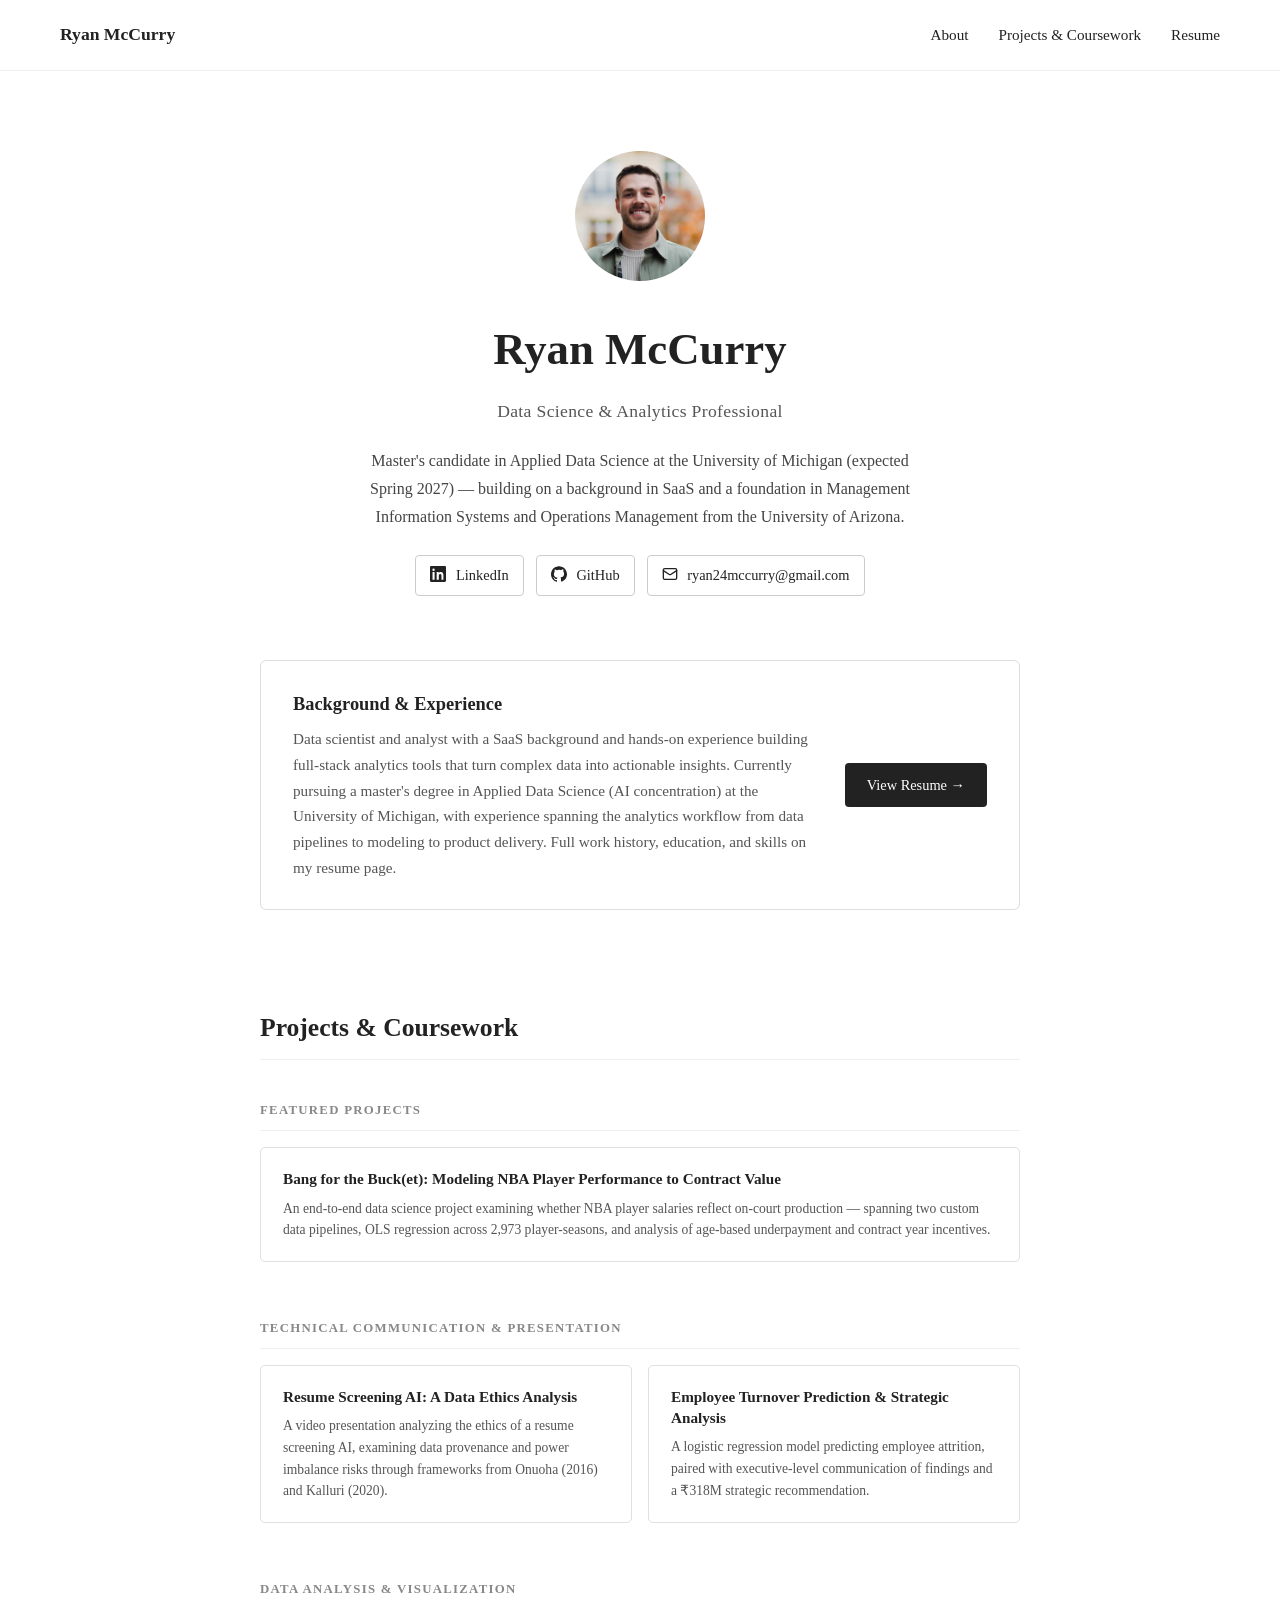
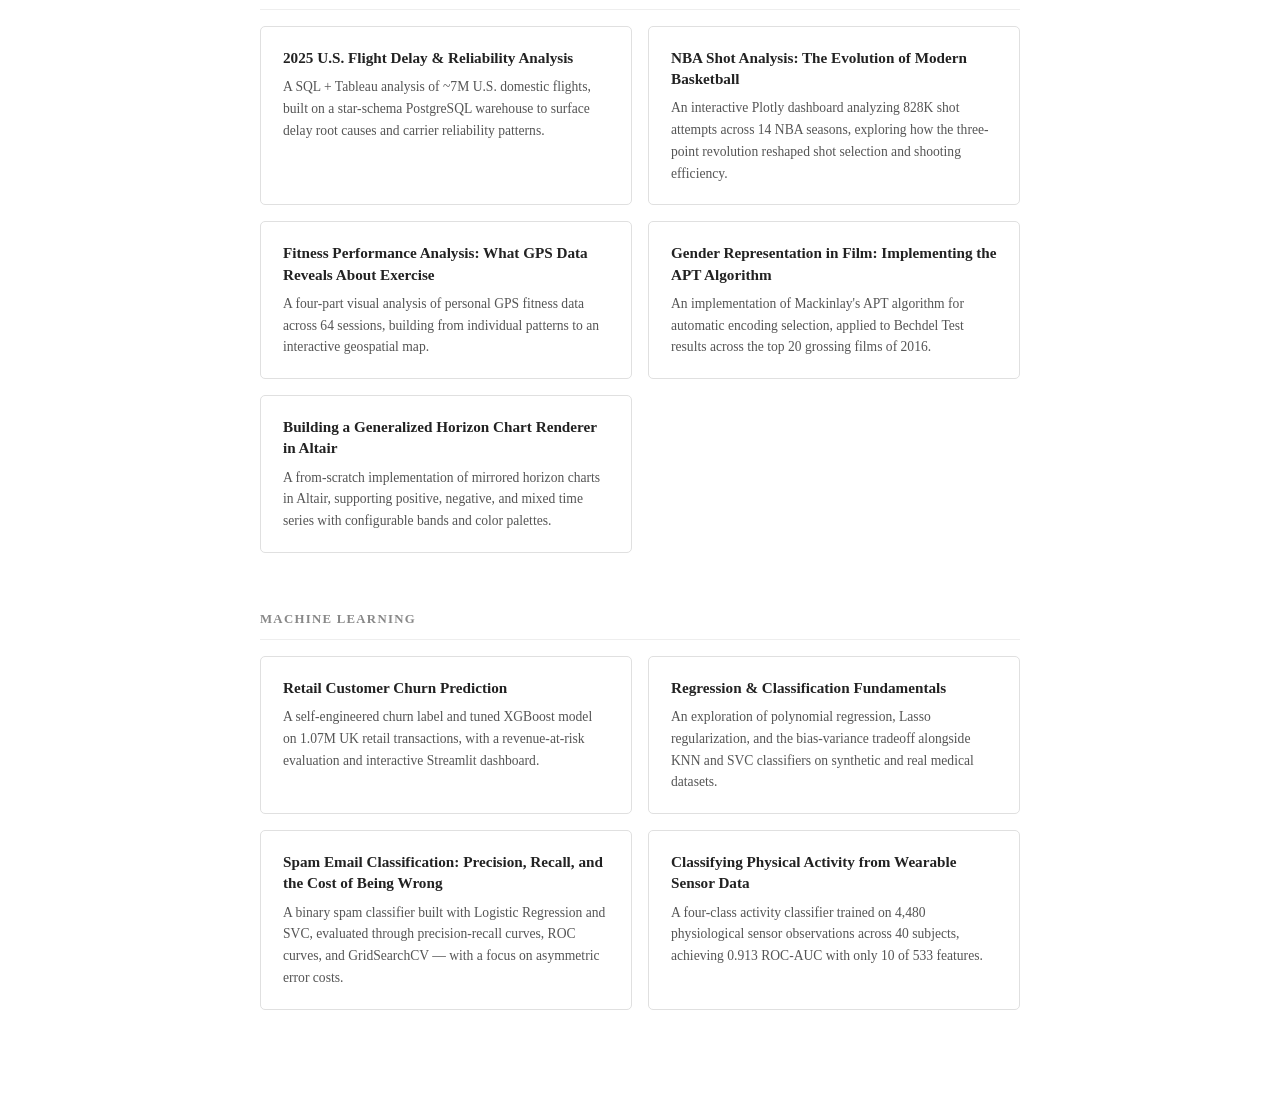
<file: index.html>
<!DOCTYPE html>
<html lang="en">
<head>
  <meta charset="UTF-8" />
  <meta name="viewport" content="width=device-width, initial-scale=1.0"/>
  <title>Ryan McCurry</title>
  <link rel="icon" type="image/x-icon" href="favicon.ico" />
  <link rel="stylesheet" href="style.css" />
</head>
<body>

  <nav>
    <span class="nav-name">Ryan McCurry</span>
    <ul>
      <li><a href="index.html">About</a></li>
      <li><a href="#projects">Projects &amp; Coursework</a></li>

      <li><a href="resume.html">Resume</a></li>
    </ul>
  </nav>

  <!-- Hero -->
  <section id="hero">
    <img src="profile.jpg" alt="Ryan McCurry" class="profile-photo" />
    <h1>Ryan McCurry</h1>
    <p class="hero-tagline">Data Science & Analytics Professional</p>
    <p class="hero-bio">
      Master's candidate in Applied Data Science at the University of Michigan (expected Spring 2027) —
      building on a background in SaaS and a foundation in Management Information Systems and
      Operations Management from the University of Arizona.
    </p>
    <div class="hero-links">
      <a class="hero-link-btn" href="https://www.linkedin.com/in/ryan-mccurry/" target="_blank">
        <svg xmlns="http://www.w3.org/2000/svg" width="16" height="16" viewBox="0 0 24 24" fill="currentColor" style="vertical-align:-2px; margin-right:6px;"><path d="M20.447 20.452H17.21v-5.569c0-1.328-.027-3.037-1.852-3.037-1.853 0-2.136 1.445-2.136 2.939v5.667H9.987V9h3.102v1.561h.046c.432-.816 1.489-1.676 3.065-1.676 3.276 0 3.881 2.156 3.881 4.959v6.608zM5.337 7.433a1.8 1.8 0 1 1 0-3.6 1.8 1.8 0 0 1 0 3.6zm1.554 13.019H3.783V9h3.108v11.452zM22.225 0H1.771C.792 0 0 .774 0 1.729v20.542C0 23.227.792 24 1.771 24h20.451C23.2 24 24 23.227 24 22.271V1.729C24 .774 23.2 0 22.222 0h.003z"/></svg>
        LinkedIn
      </a>
      <a class="hero-link-btn" href="https://github.com/runrmc" target="_blank">
        <svg xmlns="http://www.w3.org/2000/svg" width="16" height="16" viewBox="0 0 24 24" fill="currentColor" style="vertical-align:-2px; margin-right:6px;"><path d="M12 .297c-6.63 0-12 5.373-12 12 0 5.303 3.438 9.8 8.205 11.385.6.113.82-.258.82-.577 0-.285-.01-1.04-.015-2.04-3.338.724-4.042-1.61-4.042-1.61-.546-1.387-1.333-1.756-1.333-1.756-1.089-.745.083-.729.083-.729 1.205.084 1.84 1.237 1.84 1.237 1.07 1.834 2.807 1.304 3.492.997.108-.775.418-1.305.762-1.605-2.665-.303-5.467-1.334-5.467-5.93 0-1.31.468-2.381 1.235-3.221-.123-.303-.535-1.524.117-3.176 0 0 1.008-.322 3.301 1.23A11.51 11.51 0 0 1 12 5.803c1.02.005 2.047.138 3.006.404 2.291-1.552 3.297-1.23 3.297-1.23.653 1.653.242 2.874.118 3.176.77.84 1.235 1.911 1.235 3.221 0 4.609-2.807 5.624-5.479 5.921.43.372.823 1.102.823 2.222 0 1.606-.014 2.898-.014 3.293 0 .322.216.694.825.576C20.565 22.092 24 17.592 24 12.297c0-6.627-5.373-12-12-12"/></svg>
        GitHub
      </a>
      <a class="hero-link-btn" href="mailto:ryan24mccurry@gmail.com">
        <svg xmlns="http://www.w3.org/2000/svg" width="16" height="16" viewBox="0 0 24 24" fill="none" stroke="currentColor" stroke-width="2" stroke-linecap="round" stroke-linejoin="round" style="vertical-align:-2px; margin-right:6px;"><rect x="2" y="4" width="20" height="16" rx="2"/><path d="m22 7-8.97 5.7a1.94 1.94 0 0 1-2.06 0L2 7"/></svg>
        ryan24mccurry@gmail.com
      </a>
    </div>
  </section>

  <!-- Resume -->
  <section id="resume-section">
    <div class="resume-card">
      <div class="resume-card-text">
        <h2 class="resume-card-heading">Background & Experience</h2>
        <p>Data scientist and analyst with a SaaS background and hands-on experience building full-stack analytics tools that turn complex data into actionable insights. Currently pursuing a master's degree in Applied Data Science (AI concentration) at the University of Michigan, with experience spanning the analytics workflow from data pipelines to modeling to product delivery. Full work history, education, and skills on my resume page.</p>
      </div>
      <a href="resume.html" class="resume-card-btn">View Resume →</a>
    </div>
  </section>

  <!-- Projects -->
  <section id="projects">
    <h2>Projects &amp; Coursework</h2>

    <div class="project-category">
      <h3 class="category-label">Featured Projects</h3>
      <div class="project-tiles" style="grid-template-columns: 1fr;">
        <a href="projects/nba-salary-efficiency.html" class="tile">
          <span class="tile-title">Bang for the Buck(et): Modeling NBA Player Performance to Contract Value</span>
          <span class="tile-desc">An end-to-end data science project examining whether NBA player salaries reflect on-court production — spanning two custom data pipelines, OLS regression across 2,973 player-seasons, and analysis of age-based underpayment and contract year incentives.</span>
        </a>
      </div>
    </div>
    
    <div class="project-category">
      <h3 class="category-label">Technical Communication &amp; Presentation</h3>
      <div class="project-tiles">
        <a href="projects/ai-ethics-resume-screening.html" class="tile">
          <span class="tile-title">Resume Screening AI: A Data Ethics Analysis</span>
          <span class="tile-desc">A video presentation analyzing the ethics of a resume screening AI, examining data provenance and power imbalance risks through frameworks from Onuoha (2016) and Kalluri (2020).</span>
        </a>
        <a href="projects/acme-aroma.html" class="tile">
          <span class="tile-title">Employee Turnover Prediction &amp; Strategic Analysis</span>
          <span class="tile-desc">A logistic regression model predicting employee attrition, paired with executive-level communication of findings and a ₹318M strategic recommendation.</span>
        </a>
      </div>
    </div>

    <div class="project-category">
      <h3 class="category-label">Data Analysis &amp; Visualization</h3>
      <div class="project-tiles">
        <a href="projects/airline-delay-analytics.html" class="tile">
          <span class="tile-title">2025 U.S. Flight Delay &amp; Reliability Analysis</span>
          <span class="tile-desc">A SQL + Tableau analysis of ~7M U.S. domestic flights, built on a star-schema PostgreSQL warehouse to surface delay root causes and carrier reliability patterns.</span>
        </a>
        <a href="projects/nba-shot-analysis.html" class="tile">
          <span class="tile-title">NBA Shot Analysis: The Evolution of Modern Basketball</span>
          <span class="tile-desc">An interactive Plotly dashboard analyzing 828K shot attempts across 14 NBA seasons, exploring how the three-point revolution reshaped shot selection and shooting efficiency.</span>
        </a>
        <a href="projects/fitness-performance-analysis.html" class="tile">
          <span class="tile-title">Fitness Performance Analysis: What GPS Data Reveals About Exercise</span>
          <span class="tile-desc">A four-part visual analysis of personal GPS fitness data across 64 sessions, building from individual patterns to an interactive geospatial map.</span>
        </a>
        <a href="projects/bechdel-apt.html" class="tile">
          <span class="tile-title">Gender Representation in Film: Implementing the APT Algorithm</span>
          <span class="tile-desc">An implementation of Mackinlay's APT algorithm for automatic encoding selection, applied to Bechdel Test results across the top 20 grossing films of 2016.</span>
        </a>
        <a href="projects/horizon-charts.html" class="tile">
          <span class="tile-title">Building a Generalized Horizon Chart Renderer in Altair</span>
          <span class="tile-desc">A from-scratch implementation of mirrored horizon charts in Altair, supporting positive, negative, and mixed time series with configurable bands and color palettes.</span>
        </a>
      </div>
    </div>

    <div class="project-category">
      <h3 class="category-label">Machine Learning</h3>
      <div class="project-tiles">
        <a href="projects/retail-churn-prediction.html" class="tile">
          <span class="tile-title">Retail Customer Churn Prediction</span>
          <span class="tile-desc">A self-engineered churn label and tuned XGBoost model on 1.07M UK retail transactions, with a revenue-at-risk evaluation and interactive Streamlit dashboard.</span>
        </a>
        <a href="projects/regression-classification-fundamentals.html" class="tile">
          <span class="tile-title">Regression &amp; Classification Fundamentals</span>
          <span class="tile-desc">An exploration of polynomial regression, Lasso regularization, and the bias-variance tradeoff alongside KNN and SVC classifiers on synthetic and real medical datasets.</span>
        </a>
        <a href="projects/spam-classification.html" class="tile">
          <span class="tile-title">Spam Email Classification: Precision, Recall, and the Cost of Being Wrong</span>
          <span class="tile-desc">A binary spam classifier built with Logistic Regression and SVC, evaluated through precision-recall curves, ROC curves, and GridSearchCV — with a focus on asymmetric error costs.</span>
        </a>
        <a href="projects/activity-classification.html" class="tile">
          <span class="tile-title">Classifying Physical Activity from Wearable Sensor Data</span>
          <span class="tile-desc">A four-class activity classifier trained on 4,480 physiological sensor observations across 40 subjects, achieving 0.913 ROC-AUC with only 10 of 533 features.</span>
        </a>
      </div>
    </div>

  </section>



</body>
</html>
</file>
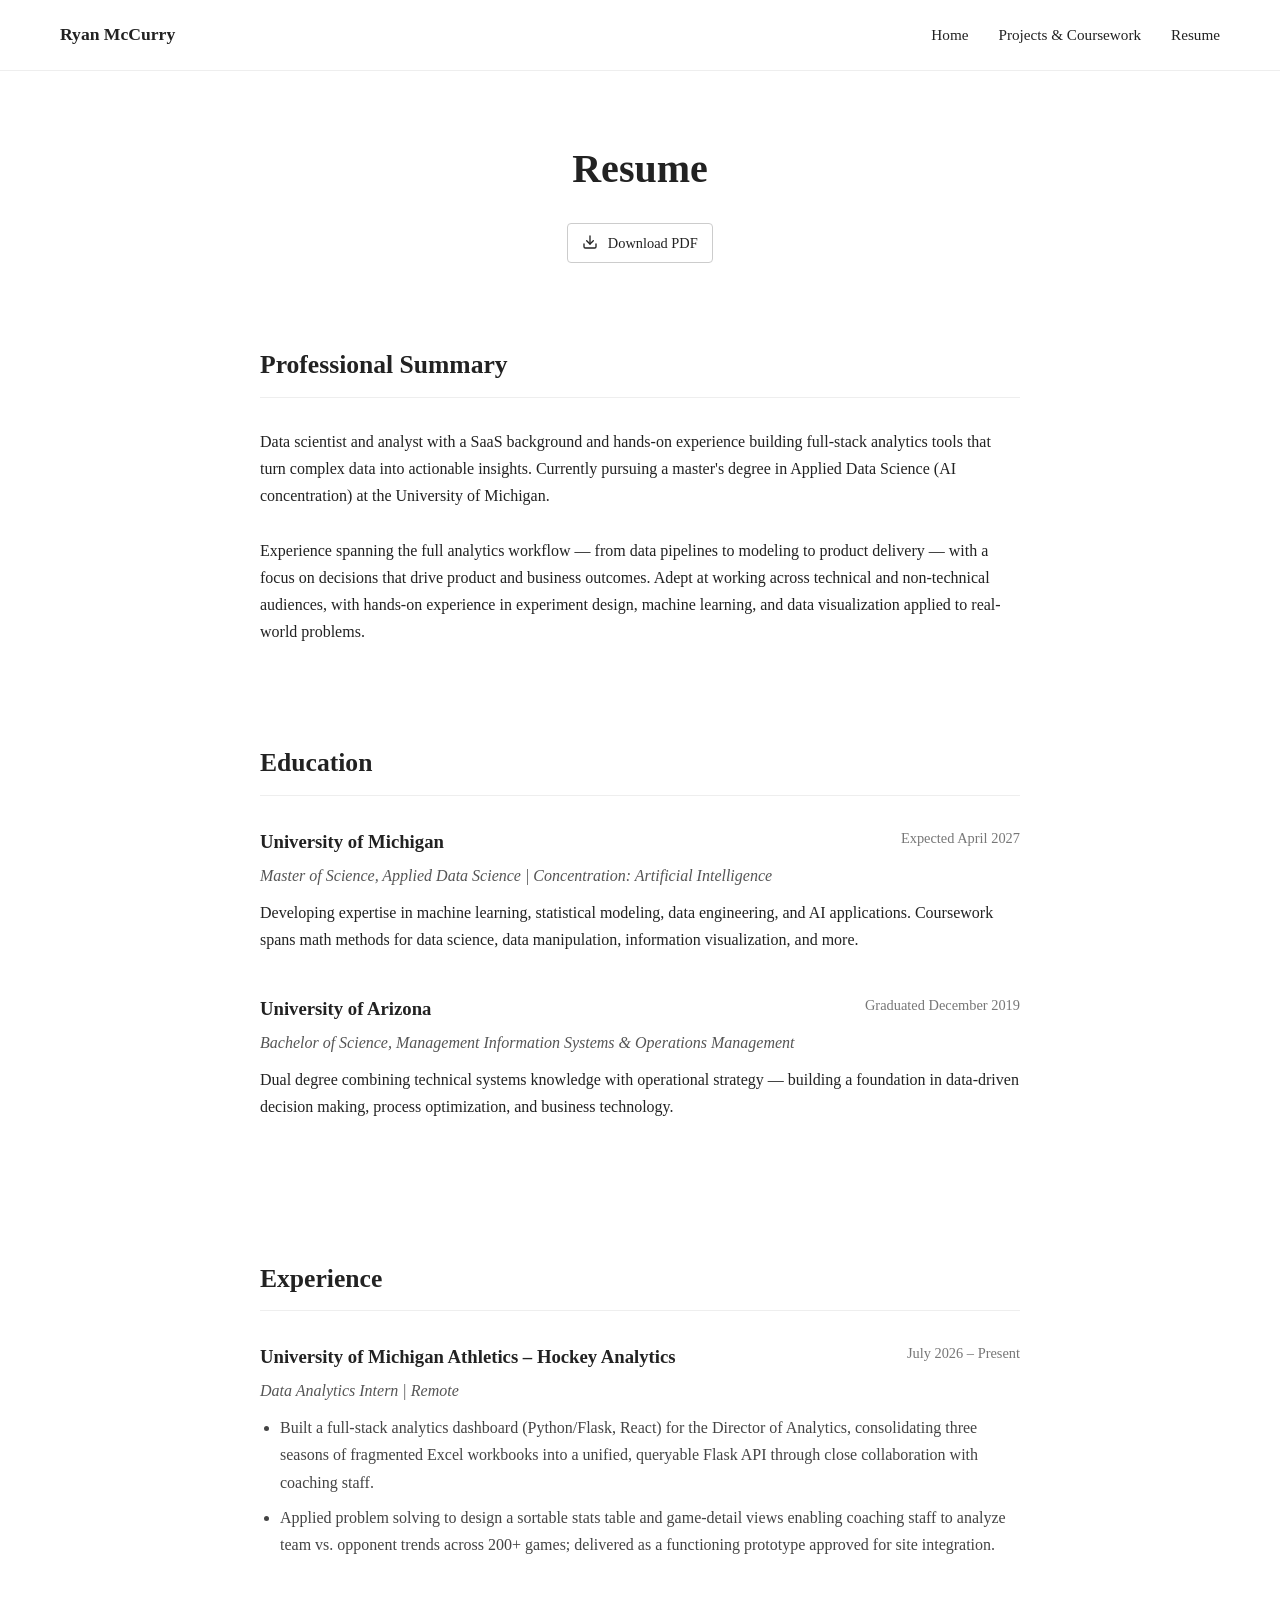
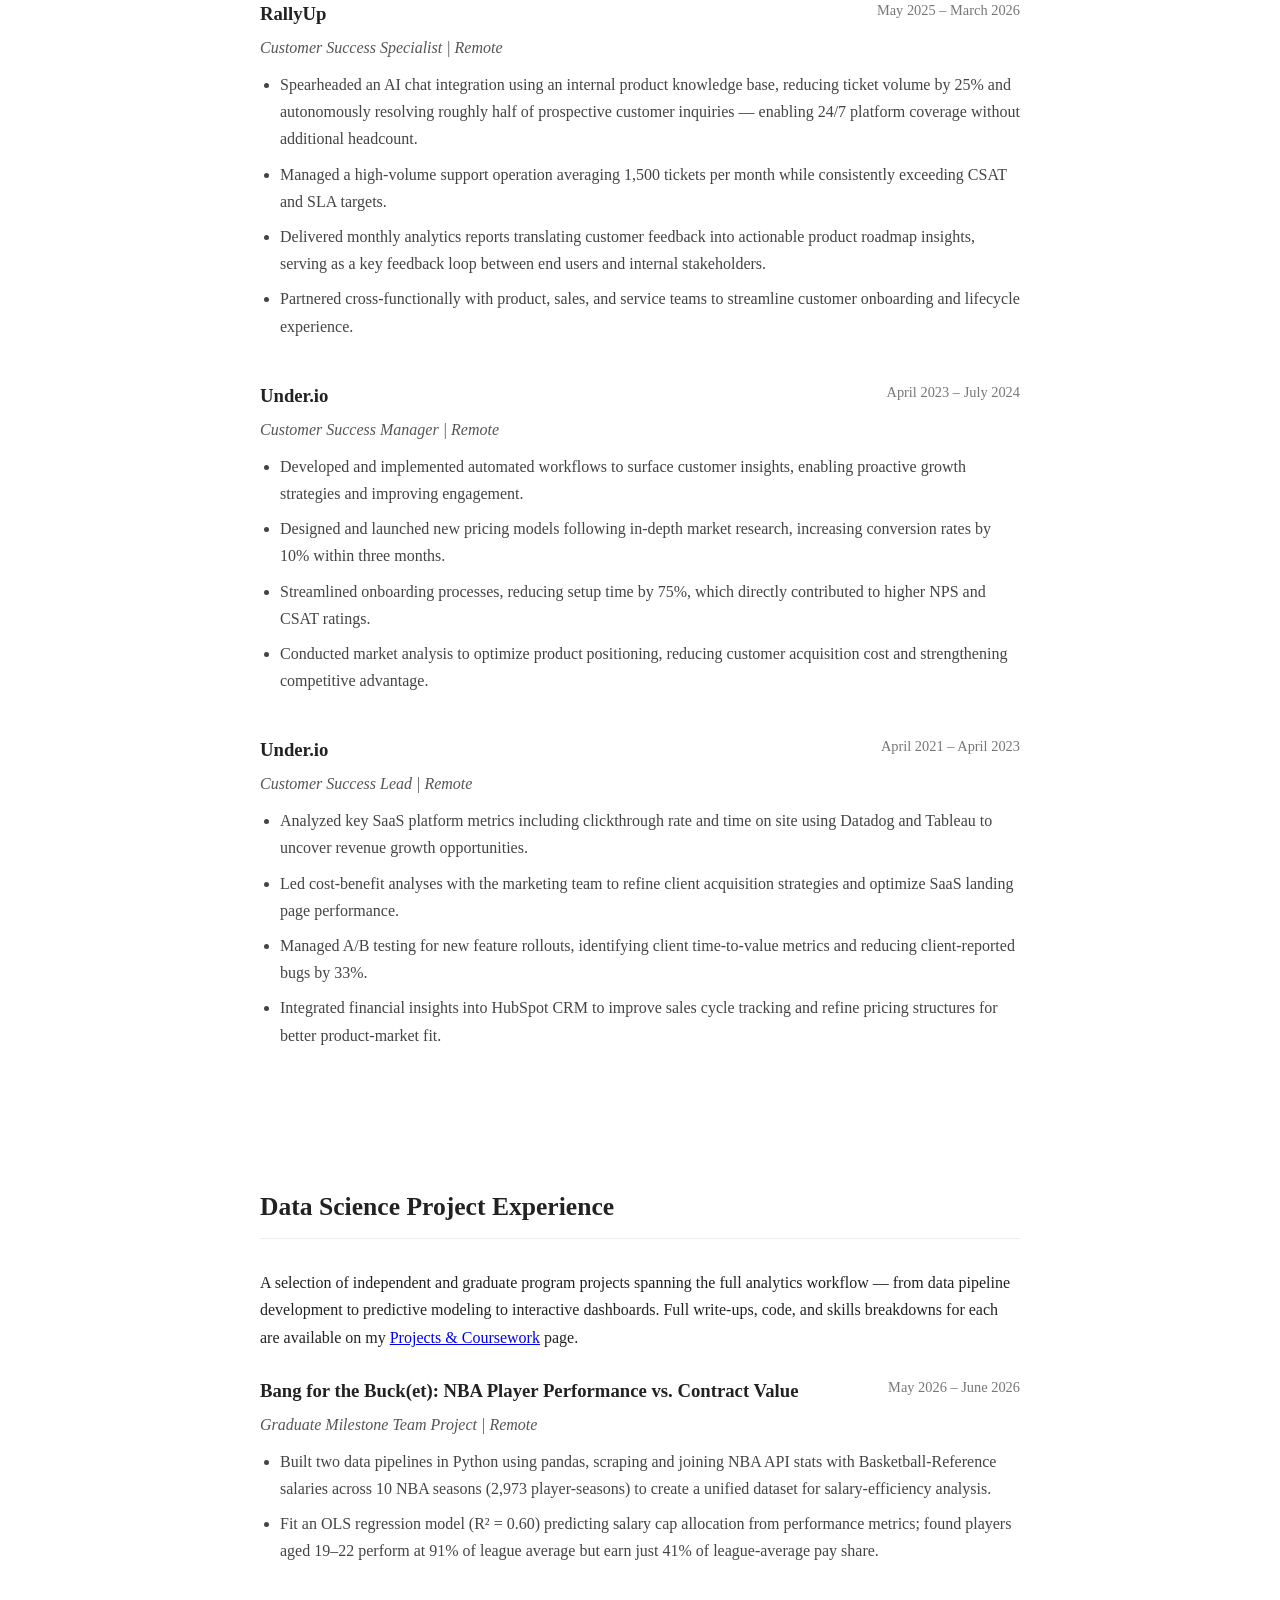
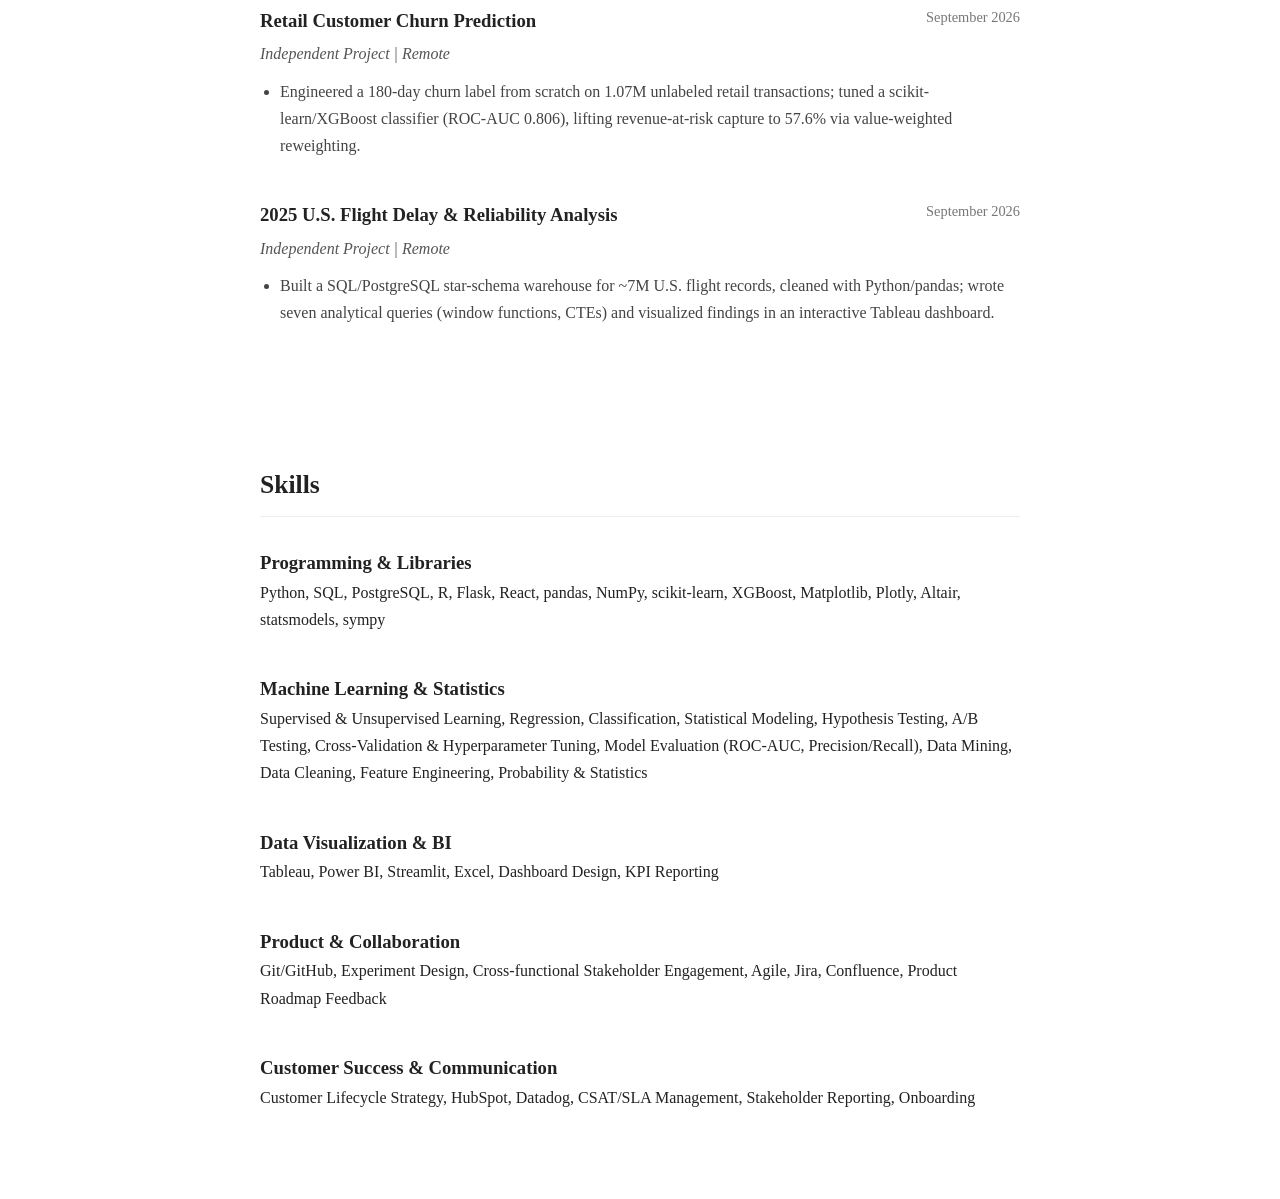
<file: resume.html>
<!DOCTYPE html>
<html lang="en">
<head>
  <meta charset="UTF-8" />
  <meta name="viewport" content="width=device-width, initial-scale=1.0"/>
  <title>Resume – Ryan McCurry</title>
  <link rel="icon" type="image/x-icon" href="favicon.ico" />
  <link rel="stylesheet" href="style.css" />
</head>
<body>

  <nav>
    <span class="nav-name">Ryan McCurry</span>
    <ul>
      <li><a href="index.html">Home</a></li>
      <li><a href="index.html#projects">Projects &amp; Coursework</a></li>
      <li><a href="resume.html">Resume</a></li>
    </ul>
  </nav>

  <section id="resume-hero">
    <h1>Resume</h1>
    <a href="ryan-mccurry-resume.pdf" download class="hero-link-btn">
      <svg xmlns="http://www.w3.org/2000/svg" width="16" height="16" viewBox="0 0 24 24" fill="none" stroke="currentColor" stroke-width="2" stroke-linecap="round" stroke-linejoin="round" style="vertical-align:-2px; margin-right:6px;"><path d="M21 15v4a2 2 0 0 1-2 2H5a2 2 0 0 1-2-2v-4"/><polyline points="7 10 12 15 17 10"/><line x1="12" y1="15" x2="12" y2="3"/></svg>
      Download PDF
    </a>
  </section>

  <!-- PROFESSIONAL SUMMARY -->
  <section id="summary">
    <h2>Professional Summary</h2>
    <p>Data scientist and analyst with a SaaS background and hands-on experience building full-stack analytics tools that turn complex data into actionable insights. Currently pursuing a master's degree in Applied Data Science (AI concentration) at the University of Michigan.</p>
    <br />
    <p>Experience spanning the full analytics workflow — from data pipelines to modeling to product delivery — with a focus on decisions that drive product and business outcomes. Adept at working across technical and non-technical audiences, with hands-on experience in experiment design, machine learning, and data visualization applied to real-world problems.</p>
  </section>

  <!-- EDUCATION -->
  <section id="education">
    <h2>Education</h2>

    <div class="resume-item">
      <div class="resume-header">
        <h3>University of Michigan</h3>
        <span class="resume-date">Expected April 2027</span>
      </div>
      <p class="resume-subtitle">Master of Science, Applied Data Science | Concentration: Artificial Intelligence</p>
      <p>Developing expertise in machine learning, statistical modeling, data engineering, and AI applications. Coursework spans math methods for data science, data manipulation, information visualization, and more.</p>
    </div>

    <div class="resume-item">
      <div class="resume-header">
        <h3>University of Arizona</h3>
        <span class="resume-date">Graduated December 2019</span>
      </div>
      <p class="resume-subtitle">Bachelor of Science, Management Information Systems & Operations Management</p>
      <p>Dual degree combining technical systems knowledge with operational strategy — building a foundation in data-driven decision making, process optimization, and business technology.</p>
    </div>
  </section>

  <!-- EXPERIENCE -->
  <section id="experience">
    <h2>Experience</h2>

    <div class="resume-item">
      <div class="resume-header">
        <h3>University of Michigan Athletics – Hockey Analytics</h3>
        <span class="resume-date">July 2026 – Present</span>
      </div>
      <p class="resume-subtitle">Data Analytics Intern | Remote</p>
      <ul class="resume-list">
        <li>Built a full-stack analytics dashboard (Python/Flask, React) for the Director of Analytics, consolidating three seasons of fragmented Excel workbooks into a unified, queryable Flask API through close collaboration with coaching staff.</li>
        <li>Applied problem solving to design a sortable stats table and game-detail views enabling coaching staff to analyze team vs. opponent trends across 200+ games; delivered as a functioning prototype approved for site integration.</li>
      </ul>
    </div>

    <div class="resume-item">
      <div class="resume-header">
        <h3>RallyUp</h3>
        <span class="resume-date">May 2025 – March 2026</span>
      </div>
      <p class="resume-subtitle">Customer Success Specialist | Remote</p>
      <ul class="resume-list">
        <li>Spearheaded an AI chat integration using an internal product knowledge base, reducing ticket volume by 25% and autonomously resolving roughly half of prospective customer inquiries — enabling 24/7 platform coverage without additional headcount.</li>
        <li>Managed a high-volume support operation averaging 1,500 tickets per month while consistently exceeding CSAT and SLA targets.</li>
        <li>Delivered monthly analytics reports translating customer feedback into actionable product roadmap insights, serving as a key feedback loop between end users and internal stakeholders.</li>
        <li>Partnered cross-functionally with product, sales, and service teams to streamline customer onboarding and lifecycle experience.</li>
      </ul>
    </div>

    <div class="resume-item">
      <div class="resume-header">
        <h3>Under.io</h3>
        <span class="resume-date">April 2023 – July 2024</span>
      </div>
      <p class="resume-subtitle">Customer Success Manager | Remote</p>
      <ul class="resume-list">
        <li>Developed and implemented automated workflows to surface customer insights, enabling proactive growth strategies and improving engagement.</li>
        <li>Designed and launched new pricing models following in-depth market research, increasing conversion rates by 10% within three months.</li>
        <li>Streamlined onboarding processes, reducing setup time by 75%, which directly contributed to higher NPS and CSAT ratings.</li>
        <li>Conducted market analysis to optimize product positioning, reducing customer acquisition cost and strengthening competitive advantage.</li>
      </ul>
    </div>

    <div class="resume-item">
      <div class="resume-header">
        <h3>Under.io</h3>
        <span class="resume-date">April 2021 – April 2023</span>
      </div>
      <p class="resume-subtitle">Customer Success Lead | Remote</p>
      <ul class="resume-list">
        <li>Analyzed key SaaS platform metrics including clickthrough rate and time on site using Datadog and Tableau to uncover revenue growth opportunities.</li>
        <li>Led cost-benefit analyses with the marketing team to refine client acquisition strategies and optimize SaaS landing page performance.</li>
        <li>Managed A/B testing for new feature rollouts, identifying client time-to-value metrics and reducing client-reported bugs by 33%.</li>
        <li>Integrated financial insights into HubSpot CRM to improve sales cycle tracking and refine pricing structures for better product-market fit.</li>
      </ul>
    </div>
  </section>

  <!-- DATA SCIENCE PROJECT EXPERIENCE -->
  <section id="dsprojects">
    <h2>Data Science Project Experience</h2>
    <p>A selection of independent and graduate program projects spanning the full analytics workflow — from data pipeline development to predictive modeling to interactive dashboards. Full write-ups, code, and skills breakdowns for each are available on my <a href="index.html#projects">Projects &amp; Coursework</a> page.</p>

    <div class="resume-item">
      <div class="resume-header">
        <h3>Bang for the Buck(et): NBA Player Performance vs. Contract Value</h3>
        <span class="resume-date">May 2026 – June 2026</span>
      </div>
      <p class="resume-subtitle">Graduate Milestone Team Project | Remote</p>
      <ul class="resume-list">
        <li>Built two data pipelines in Python using pandas, scraping and joining NBA API stats with Basketball-Reference salaries across 10 NBA seasons (2,973 player-seasons) to create a unified dataset for salary-efficiency analysis.</li>
        <li>Fit an OLS regression model (R² = 0.60) predicting salary cap allocation from performance metrics; found players aged 19–22 perform at 91% of league average but earn just 41% of league-average pay share.</li>
      </ul>
    </div>

    <div class="resume-item">
      <div class="resume-header">
        <h3>Retail Customer Churn Prediction</h3>
        <span class="resume-date">September 2026</span>
      </div>
      <p class="resume-subtitle">Independent Project | Remote</p>
      <ul class="resume-list">
        <li>Engineered a 180-day churn label from scratch on 1.07M unlabeled retail transactions; tuned a scikit-learn/XGBoost classifier (ROC-AUC 0.806), lifting revenue-at-risk capture to 57.6% via value-weighted reweighting.</li>
      </ul>
    </div>

    <div class="resume-item">
      <div class="resume-header">
        <h3>2025 U.S. Flight Delay &amp; Reliability Analysis</h3>
        <span class="resume-date">September 2026</span>
      </div>
      <p class="resume-subtitle">Independent Project | Remote</p>
      <ul class="resume-list">
        <li>Built a SQL/PostgreSQL star-schema warehouse for ~7M U.S. flight records, cleaned with Python/pandas; wrote seven analytical queries (window functions, CTEs) and visualized findings in an interactive Tableau dashboard.</li>
      </ul>
    </div>
  </section>

  <!-- SKILLS -->
  <section id="skills">
    <h2>Skills</h2>

    <div class="resume-item">
      <h3>Programming & Libraries</h3>
      <p>Python, SQL, PostgreSQL, R, Flask, React, pandas, NumPy, scikit-learn, XGBoost, Matplotlib, Plotly, Altair, statsmodels, sympy</p>
    </div>

    <div class="resume-item">
      <h3>Machine Learning & Statistics</h3>
      <p>Supervised & Unsupervised Learning, Regression, Classification, Statistical Modeling, Hypothesis Testing, A/B Testing, Cross-Validation & Hyperparameter Tuning, Model Evaluation (ROC-AUC, Precision/Recall), Data Mining, Data Cleaning, Feature Engineering, Probability & Statistics</p>
    </div>

    <div class="resume-item">
      <h3>Data Visualization & BI</h3>
      <p>Tableau, Power BI, Streamlit, Excel, Dashboard Design, KPI Reporting</p>
    </div>

    <div class="resume-item">
      <h3>Product & Collaboration</h3>
      <p>Git/GitHub, Experiment Design, Cross-functional Stakeholder Engagement, Agile, Jira, Confluence, Product Roadmap Feedback</p>
    </div>

    <div class="resume-item">
      <h3>Customer Success & Communication</h3>
      <p>Customer Lifecycle Strategy, HubSpot, Datadog, CSAT/SLA Management, Stakeholder Reporting, Onboarding</p>
    </div>

  </section>

</body>
</html>
</file>
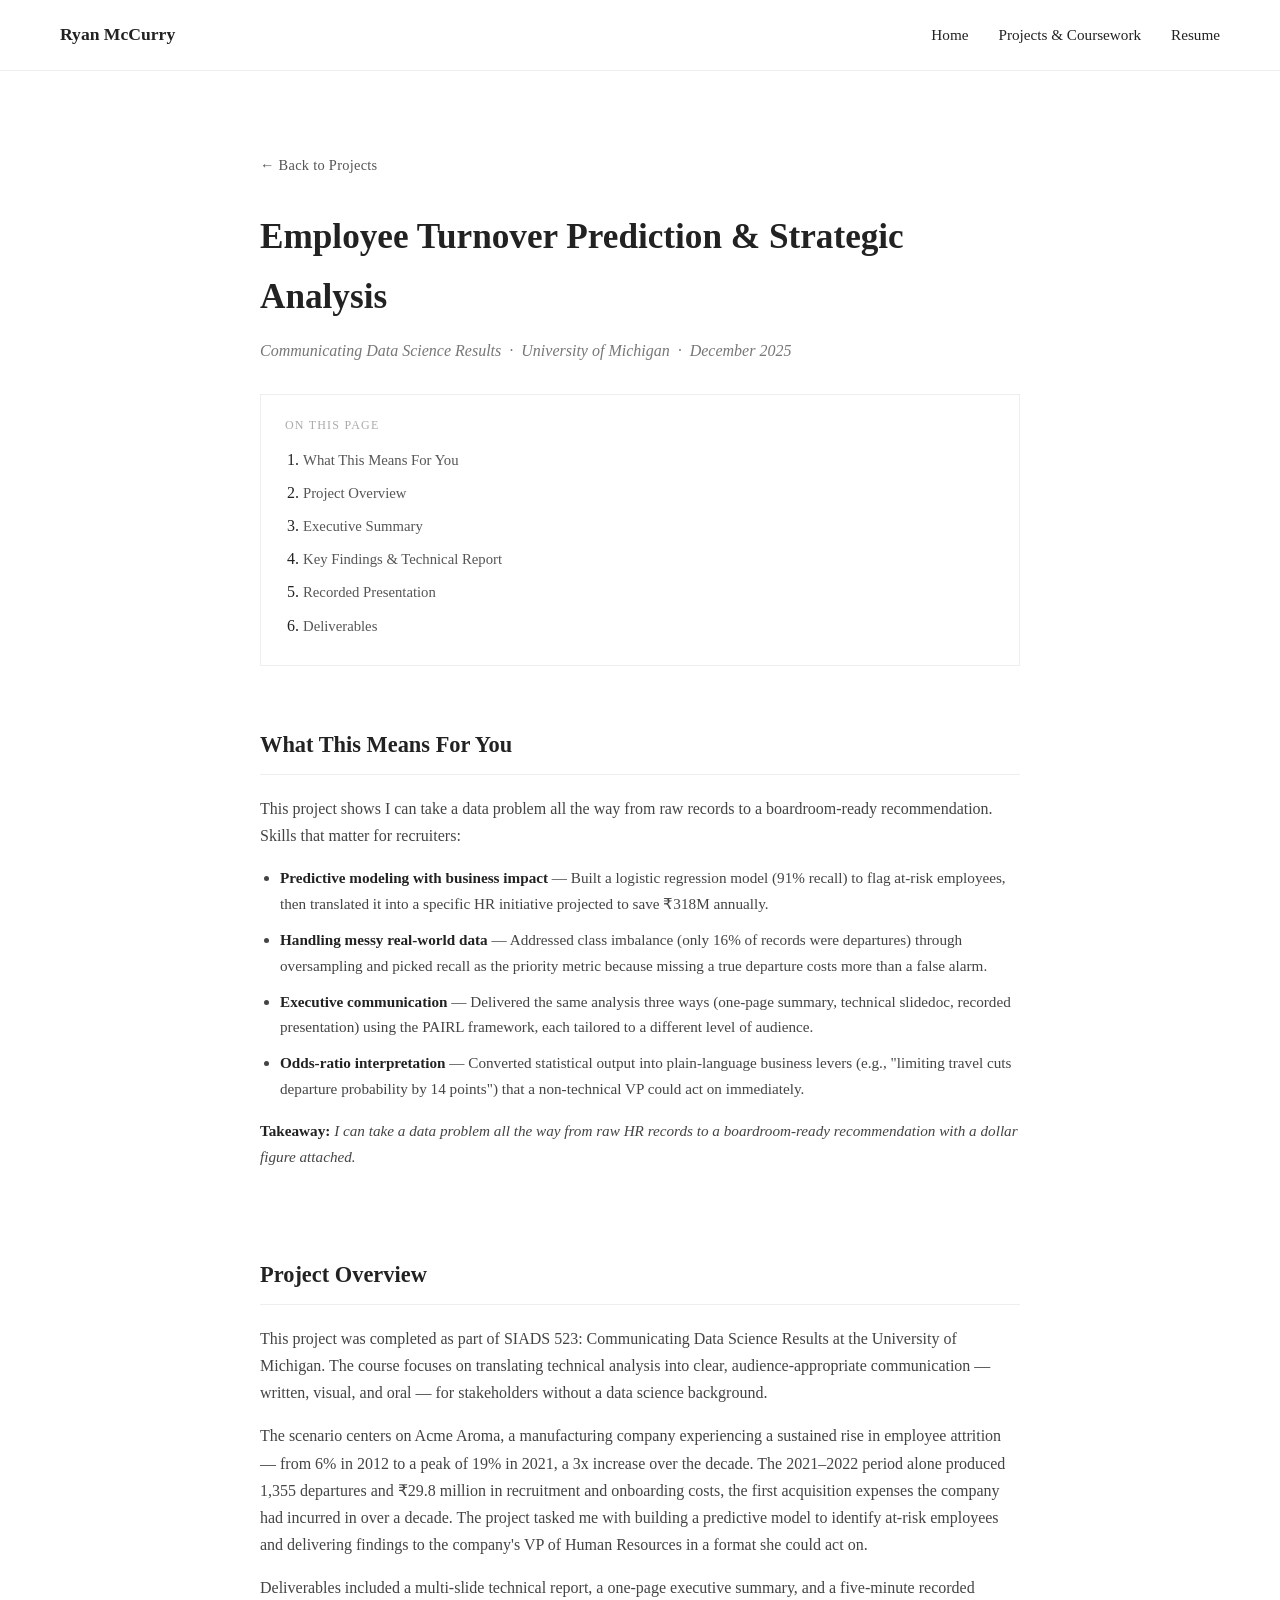
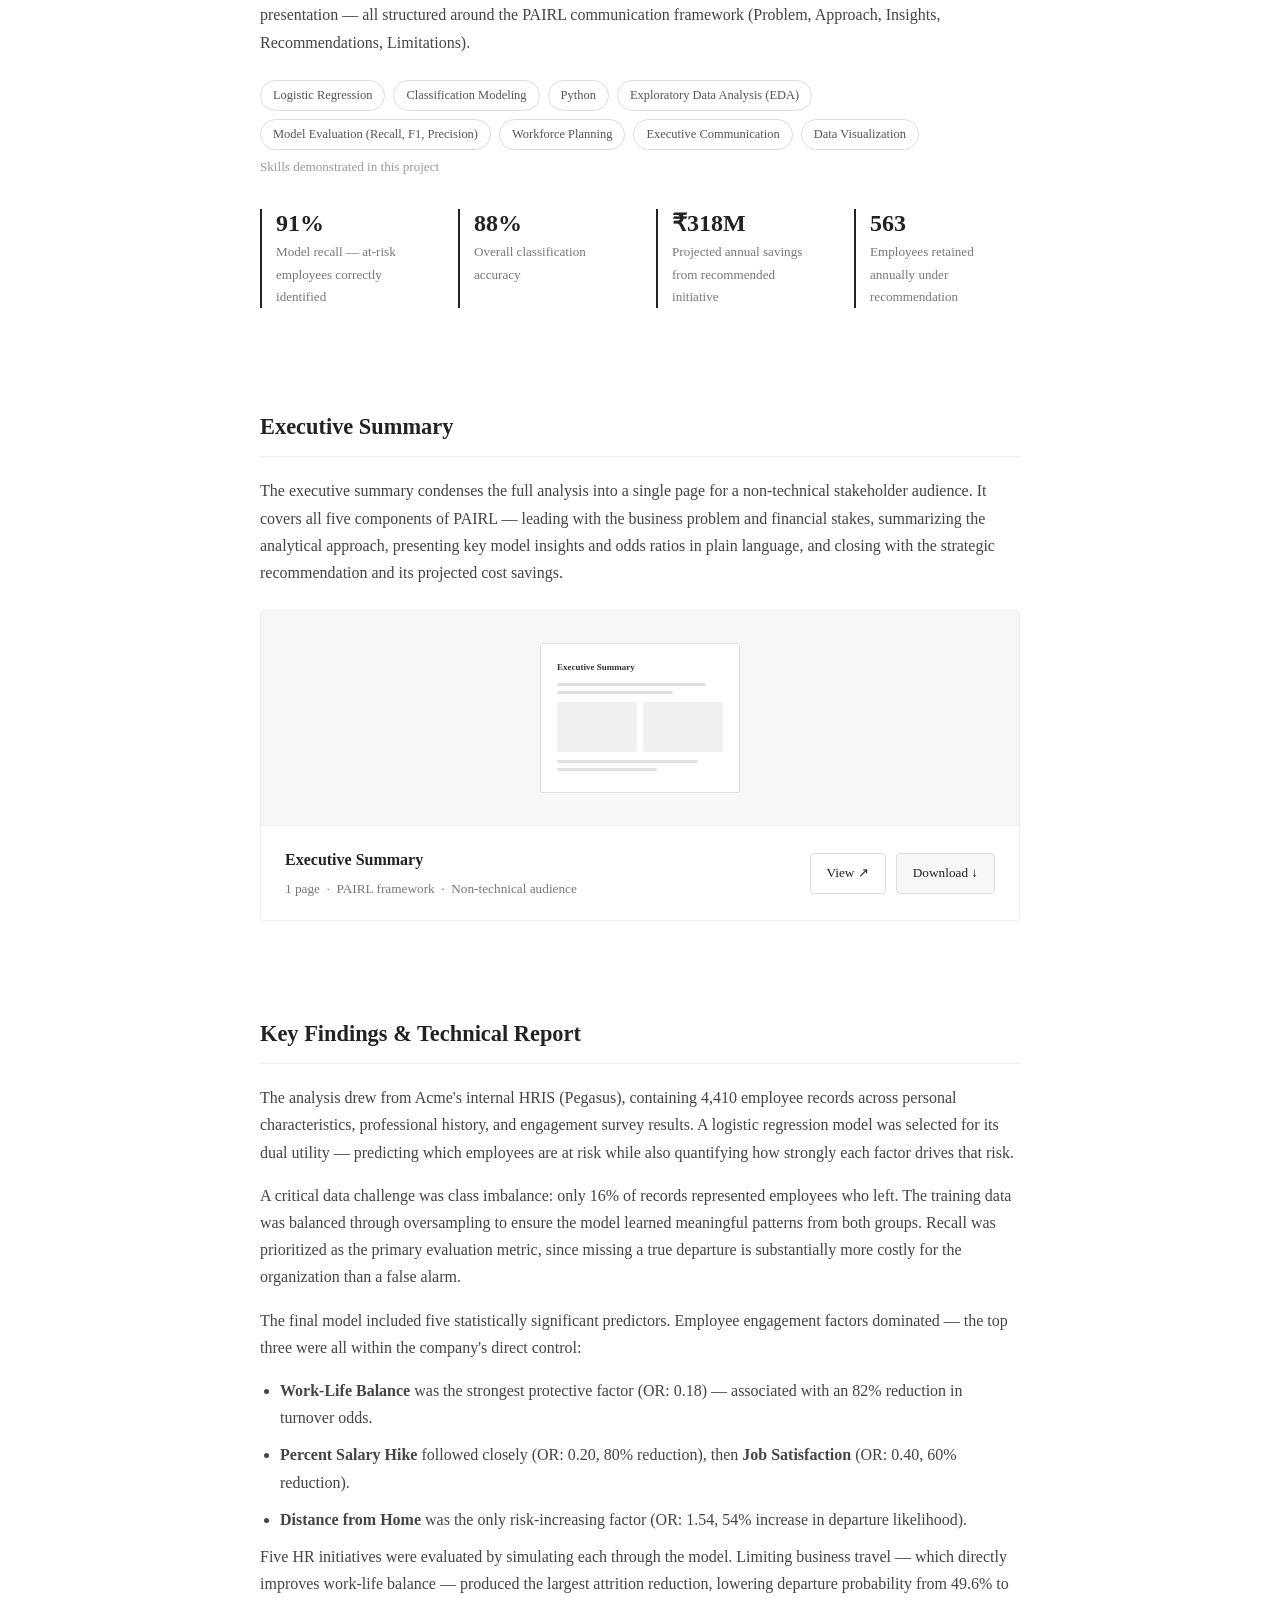
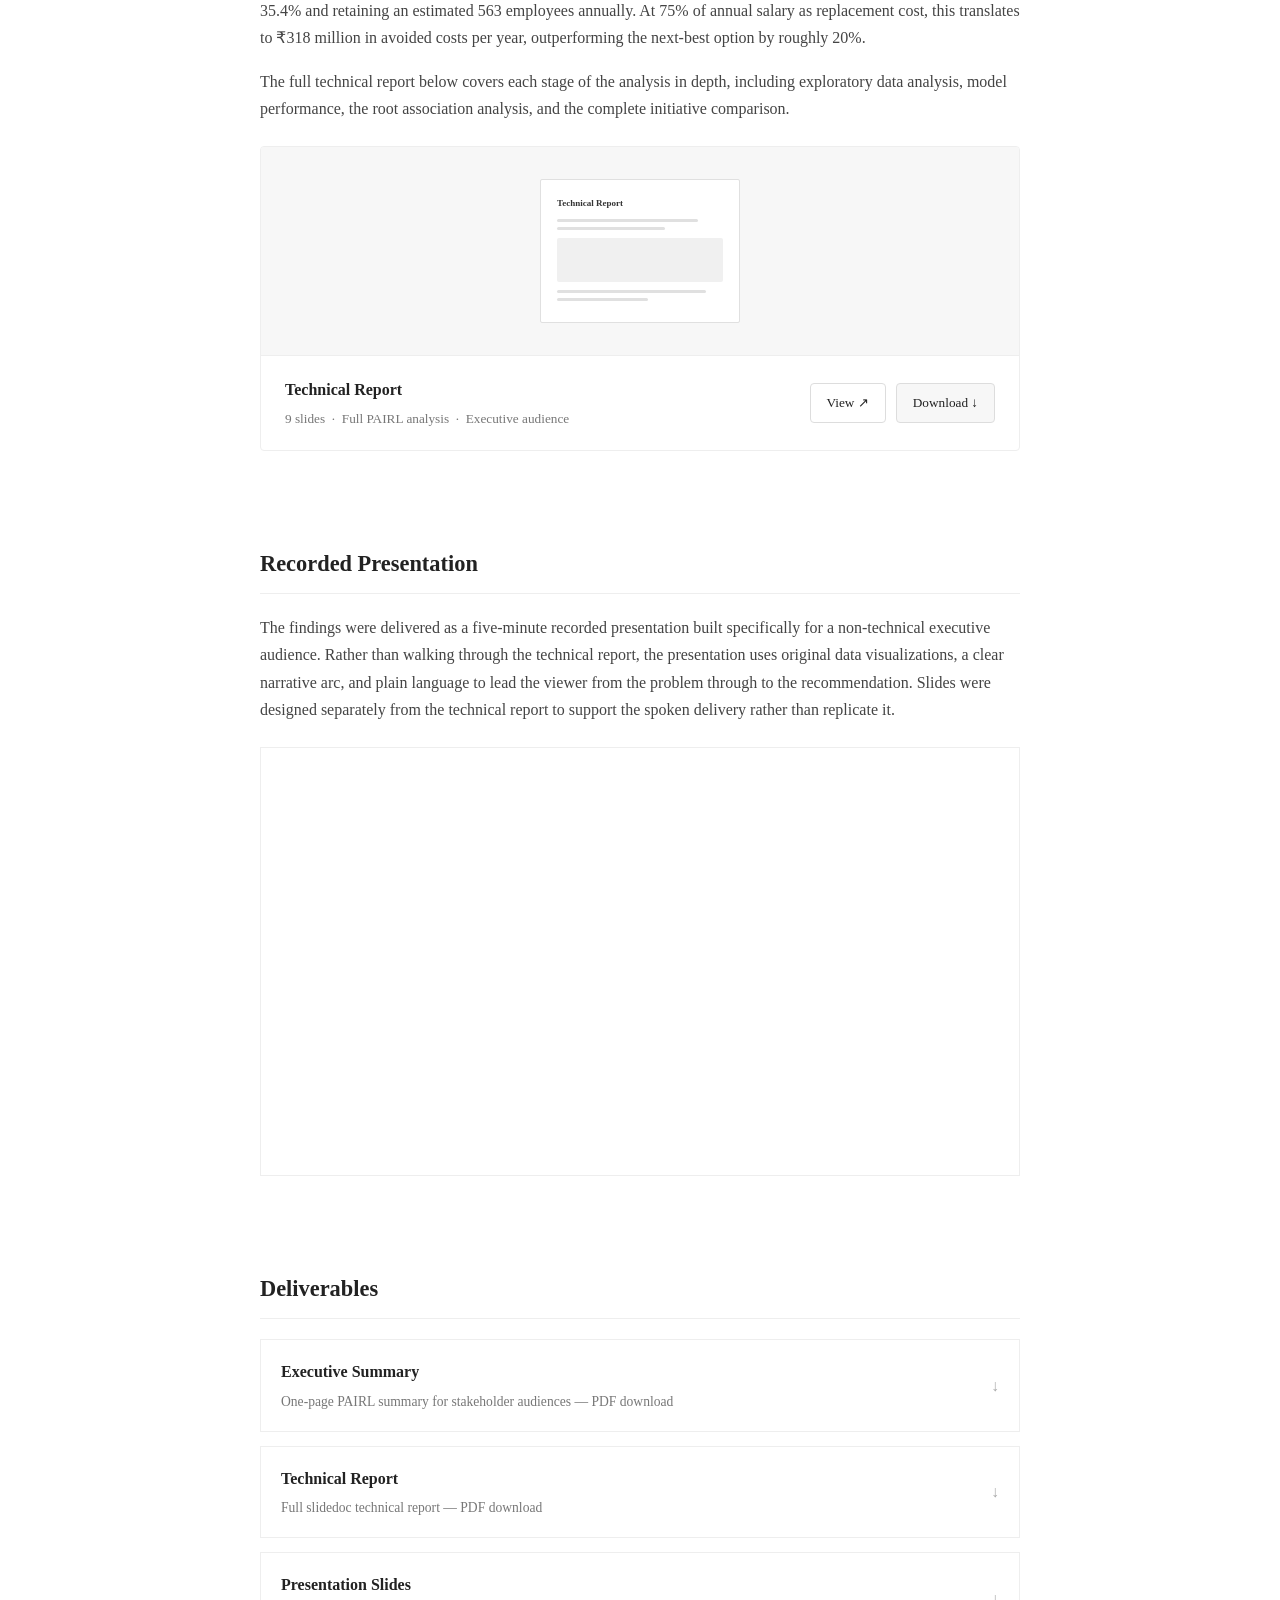
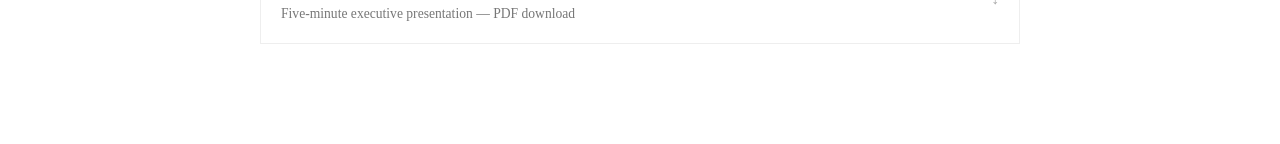
<file: projects/acme-aroma.html>
<!DOCTYPE html>
<html lang="en">
<head>
  <meta charset="UTF-8" />
  <meta name="viewport" content="width=device-width, initial-scale=1.0"/>
  <title>Acme Aroma | Ryan McCurry</title>
  <link rel="icon" type="image/x-icon" href="../favicon.ico" />
  <link rel="stylesheet" href="../style.css" />
  <style>

    /* ── Back link ── */
    .back-link {
      display: inline-block;
      font-size: 0.9rem;
      color: #555;
      text-decoration: none;
      margin-bottom: 30px;
      letter-spacing: 0.02em;
    }
    .back-link:hover { color: #222; }
    .back-link::before { content: '← '; }

    /* ── TOC ── */
    .toc { margin: 30px 0 0; }
    .toc-inner {
      border: 1px solid #eee;
      padding: 20px 24px;
    }
    .toc-inner p {
      font-size: 0.75rem;
      text-transform: uppercase;
      letter-spacing: 0.1em;
      color: #aaa;
      margin-bottom: 10px;
    }
    .toc-inner ol {
      padding-left: 18px;
      margin: 0;
    }
    .toc-inner ol li { margin-bottom: 6px; }
    .toc-inner ol li a {
      font-size: 0.92rem;
      color: #555;
      text-decoration: none;
    }
    .toc-inner ol li a:hover {
      color: #222;
      text-decoration: underline;
    }

    /* ── Tags ── */
    .project-tags {
      display: flex;
      flex-wrap: wrap;
      gap: 8px;
    }
    .tag {
      font-size: 0.78rem;
      color: #555;
      border: 1px solid #ddd;
      padding: 4px 12px;
      border-radius: 20px;
      font-family: 'Georgia', serif;
    }

    /* ── Sections ── */
    .project-section { padding: 60px 0 10px; }
    .project-section h2 {
      font-size: 1.4rem;
      margin-bottom: 20px;
      border-bottom: 1px solid #eee;
      padding-bottom: 10px;
    }
    .project-section p {
      color: #444;
      margin-bottom: 16px;
    }
    .project-section ul {
      padding-left: 20px;
      color: #444;
    }
    .project-section ul li { margin-bottom: 10px; }

    /* ── Skill bullets (What This Means For You) ── */
    .skill-bullets {
      padding-left: 20px;
      margin: 0 0 16px;
      color: #444;
    }
    .skill-bullets li {
      margin-bottom: 8px;
      font-size: 0.95rem;
    }
    .skill-bullets li strong { color: #222; }

    .takeaway-note {
      color: #444;
      font-style: italic;
      font-size: 0.95rem;
      margin-bottom: 0;
    }
    .takeaway-note strong { color: #222; font-style: normal; }

    /* ── Stat blocks ── */
    .stat-row {
      display: flex;
      gap: 32px;
      margin: 30px 0;
      flex-wrap: wrap;
    }
    .stat {
      flex: 1;
      min-width: 130px;
      border-left: 2px solid #222;
      padding-left: 14px;
    }
    .stat .number {
      font-size: 1.5rem;
      font-weight: bold;
      color: #222;
      line-height: 1.2;
    }
    .stat .label {
      font-size: 0.82rem;
      color: #777;
      margin-top: 4px;
    }

    /* ── Document preview card ── */
    .doc-card {
      border: 1px solid #eee;
      border-radius: 4px;
      overflow: hidden;
      margin: 24px 0;
    }
    .doc-card-preview {
      background: #f7f7f7;
      border-bottom: 1px solid #eee;
      padding: 32px 28px;
      display: flex;
      align-items: center;
      justify-content: center;
    }
    .doc-card-thumbnail {
      width: 200px;
      background: #fff;
      border: 1px solid #e0e0e0;
      border-radius: 2px;
      padding: 16px;
      box-sizing: border-box;
    }
    .doc-card-thumbnail .thumb-title {
      font-size: 9px;
      font-weight: bold;
      color: #333;
      margin-bottom: 8px;
      font-family: 'Georgia', serif;
    }
    .thumb-line {
      height: 3px;
      background: #e0e0e0;
      border-radius: 2px;
      margin-bottom: 5px;
    }
    .thumb-block {
      background: #f0f0f0;
      border-radius: 2px;
      margin-bottom: 8px;
    }
    .thumb-cols {
      display: flex;
      gap: 6px;
      margin-bottom: 8px;
    }
    .thumb-cols .thumb-col {
      flex: 1;
      background: #f0f0f0;
      border-radius: 2px;
    }
    .doc-card-footer {
      padding: 20px 24px;
      display: flex;
      align-items: center;
      justify-content: space-between;
      flex-wrap: wrap;
      gap: 12px;
    }
    .doc-card-meta h4 {
      font-size: 1rem;
      margin-bottom: 4px;
      color: #222;
    }
    .doc-card-meta p {
      font-size: 0.83rem;
      color: #777;
      margin: 0;
    }
    .doc-card-actions {
      display: flex;
      gap: 10px;
    }
    .doc-btn {
      font-size: 0.83rem;
      padding: 8px 16px;
      border: 1px solid #ddd;
      border-radius: 4px;
      color: #222;
      text-decoration: none;
      background: #fff;
      font-family: 'Georgia', serif;
      transition: background 0.15s ease, border-color 0.15s ease;
    }
    .doc-btn:hover {
      background: #f7f7f7;
      border-color: #bbb;
    }
    .doc-btn.secondary {
      background: #f7f7f7;
    }
    .doc-btn.secondary:hover {
      background: #efefef;
    }

    /* ── Video embed ── */
    .video-container {
      position: relative;
      padding-bottom: 56.25%;
      height: 0;
      overflow: hidden;
      margin: 24px 0;
      border: 1px solid #eee;
    }
    .video-container iframe {
      position: absolute;
      top: 0;
      left: 0;
      width: 100%;
      height: 100%;
    }

    /* ── Deliverables ── */
    .deliverables {
      display: flex;
      flex-direction: column;
      gap: 14px;
      margin-top: 20px;
    }
    .deliverable-item {
      display: flex;
      justify-content: space-between;
      align-items: center;
      padding: 18px 20px;
      border: 1px solid #eee;
      text-decoration: none;
      color: #222;
      transition: border-color 0.2s ease, background-color 0.2s ease;
    }
    .deliverable-item:hover {
      border-color: #aaa;
      background-color: #fafafa;
    }
    .deliverable-item .deliverable-info h4 {
      font-size: 1rem;
      margin-bottom: 4px;
    }
    .deliverable-item .deliverable-info p {
      font-size: 0.85rem;
      color: #777;
      margin: 0;
    }
    .deliverable-item .deliverable-arrow {
      font-size: 1rem;
      color: #aaa;
    }

    .page-end { padding-bottom: 100px; }

  </style>
</head>
<body>

  <nav>
    <span class="nav-name">Ryan McCurry</span>
    <ul>
      <li><a href="../index.html#about">Home</a></li>
      <li><a href="../index.html#projects">Projects &amp; Coursework</a></li>
      <li><a href="../resume.html">Resume</a></li>
    </ul>
  </nav>

  <div style="max-width: 800px; margin: 0 auto; padding: 80px 20px 0;">

    <a href="../index.html#projects" class="back-link">Back to Projects</a>
    <h1 style="font-size: 2.2rem; margin-bottom: 10px;">Employee Turnover Prediction & Strategic Analysis</h1>
    <p style="font-size: 1rem; color: #777; font-style: italic; margin-bottom: 30px;">
      Communicating Data Science Results &nbsp;·&nbsp; University of Michigan &nbsp;·&nbsp; December 2025
    </p>

    <div class="toc">
      <div class="toc-inner">
        <p>On this page</p>
        <ol>
          <li><a href="#takeaway">What This Means For You</a></li>
          <li><a href="#overview">Project Overview</a></li>
          <li><a href="#executive-summary">Executive Summary</a></li>
          <li><a href="#findings">Key Findings & Technical Report</a></li>
          <li><a href="#presentation">Recorded Presentation</a></li>
          <li><a href="#deliverables">Deliverables</a></li>
        </ol>
      </div>
    </div>

    <!-- 0. What This Means For You -->
    <section class="project-section" id="takeaway">
      <h2>What This Means For You</h2>
      <p>
        This project shows I can take a data problem all the way from raw records to a boardroom-ready recommendation. Skills that matter for recruiters:
      </p>
      <ul class="skill-bullets">
        <li><strong>Predictive modeling with business impact</strong> — Built a logistic regression model (91% recall) to flag at-risk employees, then translated it into a specific HR initiative projected to save ₹318M annually.</li>
        <li><strong>Handling messy real-world data</strong> — Addressed class imbalance (only 16% of records were departures) through oversampling and picked recall as the priority metric because missing a true departure costs more than a false alarm.</li>
        <li><strong>Executive communication</strong> — Delivered the same analysis three ways (one-page summary, technical slidedoc, recorded presentation) using the PAIRL framework, each tailored to a different level of audience.</li>
        <li><strong>Odds-ratio interpretation</strong> — Converted statistical output into plain-language business levers (e.g., "limiting travel cuts departure probability by 14 points") that a non-technical VP could act on immediately.</li>
      </ul>
      <p class="takeaway-note"><strong>Takeaway:</strong> I can take a data problem all the way from raw HR records to a boardroom-ready recommendation with a dollar figure attached.</p>
    </section>

    <!-- 1. Project Overview -->
    <section class="project-section" id="overview">
      <h2>Project Overview</h2>
      <p>
        This project was completed as part of SIADS 523: Communicating Data Science Results at the University of Michigan. The course focuses on translating technical analysis into clear, audience-appropriate communication — written, visual, and oral — for stakeholders without a data science background.
      </p>
      <p>
        The scenario centers on Acme Aroma, a manufacturing company experiencing a sustained rise in employee attrition — from 6% in 2012 to a peak of 19% in 2021, a 3x increase over the decade. The 2021–2022 period alone produced 1,355 departures and ₹29.8 million in recruitment and onboarding costs, the first acquisition expenses the company had incurred in over a decade. The project tasked me with building a predictive model to identify at-risk employees and delivering findings to the company's VP of Human Resources in a format she could act on.
      </p>
      <p>
        Deliverables included a multi-slide technical report, a one-page executive summary, and a five-minute recorded presentation — all structured around the PAIRL communication framework (Problem, Approach, Insights, Recommendations, Limitations).
      </p>

      <div class="project-tags" style="margin: 24px 0 6px;">
        <span class="tag">Logistic Regression</span>
        <span class="tag">Classification Modeling</span>
        <span class="tag">Python</span>
        <span class="tag">Exploratory Data Analysis (EDA)</span>
        <span class="tag">Model Evaluation (Recall, F1, Precision)</span>
        <span class="tag">Workforce Planning</span>
        <span class="tag">Executive Communication</span>
        <span class="tag">Data Visualization</span>
      </div>
      <p style="font-size: 0.82rem; color: #999; margin-top: 6px; margin-bottom: 0;">Skills demonstrated in this project</p>

      <div class="stat-row">
        <div class="stat">
          <div class="number">91%</div>
          <div class="label">Model recall — at-risk employees correctly identified</div>
        </div>
        <div class="stat">
          <div class="number">88%</div>
          <div class="label">Overall classification accuracy</div>
        </div>
        <div class="stat">
          <div class="number">₹318M</div>
          <div class="label">Projected annual savings from recommended initiative</div>
        </div>
        <div class="stat">
          <div class="number">563</div>
          <div class="label">Employees retained annually under recommendation</div>
        </div>
      </div>
    </section>

    <!-- 2. Executive Summary -->
    <section class="project-section" id="executive-summary">
      <h2>Executive Summary</h2>
      <p>
        The executive summary condenses the full analysis into a single page for a non-technical stakeholder audience. It covers all five components of PAIRL — leading with the business problem and financial stakes, summarizing the analytical approach, presenting key model insights and odds ratios in plain language, and closing with the strategic recommendation and its projected cost savings.
      </p>
      <div class="doc-card">
        <div class="doc-card-preview">
          <div class="doc-card-thumbnail">
            <div class="thumb-title">Executive Summary</div>
            <div class="thumb-line" style="width: 90%;"></div>
            <div class="thumb-line" style="width: 70%;"></div>
            <div class="thumb-cols" style="margin-top: 8px;">
              <div class="thumb-col" style="height: 50px;"></div>
              <div class="thumb-col" style="height: 50px;"></div>
            </div>
            <div class="thumb-line" style="width: 85%;"></div>
            <div class="thumb-line" style="width: 60%;"></div>
          </div>
        </div>
        <div class="doc-card-footer">
          <div class="doc-card-meta">
            <h4>Executive Summary</h4>
            <p>1 page &nbsp;·&nbsp; PAIRL framework &nbsp;·&nbsp; Non-technical audience</p>
          </div>
          <div class="doc-card-actions">
            <a class="doc-btn" href="https://drive.google.com/file/d/19IaxsNucaqBfI2fudaxh_BXWXjMof5Xw/view?usp=sharing" target="_blank">View ↗</a>
            <a class="doc-btn secondary" href="../assets/files/acme-aroma-executive-summary.pdf" download>Download ↓</a>
          </div>
        </div>
      </div>
    </section>

    <!-- 3. Key Findings + Technical Report -->
    <section class="project-section" id="findings">
      <h2>Key Findings & Technical Report</h2>
      <p>
        The analysis drew from Acme's internal HRIS (Pegasus), containing 4,410 employee records across personal characteristics, professional history, and engagement survey results. A logistic regression model was selected for its dual utility — predicting which employees are at risk while also quantifying how strongly each factor drives that risk.
      </p>
      <p>
        A critical data challenge was class imbalance: only 16% of records represented employees who left. The training data was balanced through oversampling to ensure the model learned meaningful patterns from both groups. Recall was prioritized as the primary evaluation metric, since missing a true departure is substantially more costly for the organization than a false alarm.
      </p>
      <p>
        The final model included five statistically significant predictors. Employee engagement factors dominated — the top three were all within the company's direct control:
      </p>
      <ul>
        <li><strong>Work-Life Balance</strong> was the strongest protective factor (OR: 0.18) — associated with an 82% reduction in turnover odds.</li>
        <li><strong>Percent Salary Hike</strong> followed closely (OR: 0.20, 80% reduction), then <strong>Job Satisfaction</strong> (OR: 0.40, 60% reduction).</li>
        <li><strong>Distance from Home</strong> was the only risk-increasing factor (OR: 1.54, 54% increase in departure likelihood).</li>
      </ul>
      <p>
        Five HR initiatives were evaluated by simulating each through the model. Limiting business travel — which directly improves work-life balance — produced the largest attrition reduction, lowering departure probability from 49.6% to 35.4% and retaining an estimated 563 employees annually. At 75% of annual salary as replacement cost, this translates to ₹318 million in avoided costs per year, outperforming the next-best option by roughly 20%.
      </p>
      <p>
        The full technical report below covers each stage of the analysis in depth, including exploratory data analysis, model performance, the root association analysis, and the complete initiative comparison.
      </p>
      <div class="doc-card">
        <div class="doc-card-preview">
          <div class="doc-card-thumbnail">
            <div class="thumb-title">Technical Report</div>
            <div class="thumb-line" style="width: 85%;"></div>
            <div class="thumb-line" style="width: 65%;"></div>
            <div class="thumb-block" style="height: 44px; margin-top: 8px;"></div>
            <div class="thumb-line" style="width: 90%; margin-top: 8px;"></div>
            <div class="thumb-line" style="width: 55%;"></div>
          </div>
        </div>
        <div class="doc-card-footer">
          <div class="doc-card-meta">
            <h4>Technical Report</h4>
            <p>9 slides &nbsp;·&nbsp; Full PAIRL analysis &nbsp;·&nbsp; Executive audience</p>
          </div>
          <div class="doc-card-actions">
            <a class="doc-btn" href="https://drive.google.com/file/d/1O2AJ8WqRWuAWVQWKPf9rk-ZRlqM9siPb/view?usp=sharing" target="_blank">View ↗</a>
            <a class="doc-btn secondary" href="../assets/files/acme-aroma-technical-report.pdf" download>Download ↓</a>
          </div>
        </div>
      </div>
    </section>

    <!-- 4. Presentation -->
    <section class="project-section" id="presentation">
      <h2>Recorded Presentation</h2>
      <p>
        The findings were delivered as a five-minute recorded presentation built specifically for a non-technical executive audience. Rather than walking through the technical report, the presentation uses original data visualizations, a clear narrative arc, and plain language to lead the viewer from the problem through to the recommendation. Slides were designed separately from the technical report to support the spoken delivery rather than replicate it.
      </p>
      <div class="video-container">
        <iframe
          src="https://www.youtube.com/embed/h-5auLhPc_c"
          title="Employee Turnover Analysis & Strategic Recommendation | SIADS 523"
          frameborder="0"
          allow="accelerometer; autoplay; clipboard-write; encrypted-media; gyroscope; picture-in-picture"
          allowfullscreen>
        </iframe>
      </div>
    </section>

    <!-- 5. Deliverables -->
    <section class="project-section page-end" id="deliverables">
      <h2>Deliverables</h2>
      <div class="deliverables">
        <a class="deliverable-item" href="../assets/files/acme-aroma-executive-summary.pdf" target="_blank">
          <div class="deliverable-info">
            <h4>Executive Summary</h4>
            <p>One-page PAIRL summary for stakeholder audiences — PDF download</p>
          </div>
          <span class="deliverable-arrow">↓</span>
        </a>
        <a class="deliverable-item" href="../assets/files/acme-aroma-technical-report.pdf" target="_blank">
          <div class="deliverable-info">
            <h4>Technical Report</h4>
            <p>Full slidedoc technical report — PDF download</p>
          </div>
          <span class="deliverable-arrow">↓</span>
        </a>
        <a class="deliverable-item" href="../assets/files/acme-aroma-presentation.pdf" target="_blank">
          <div class="deliverable-info">
            <h4>Presentation Slides</h4>
            <p>Five-minute executive presentation — PDF download</p>
          </div>
          <span class="deliverable-arrow">↓</span>
        </a>
      </div>
    </section>

  </div>

</body>
</html>
</file>
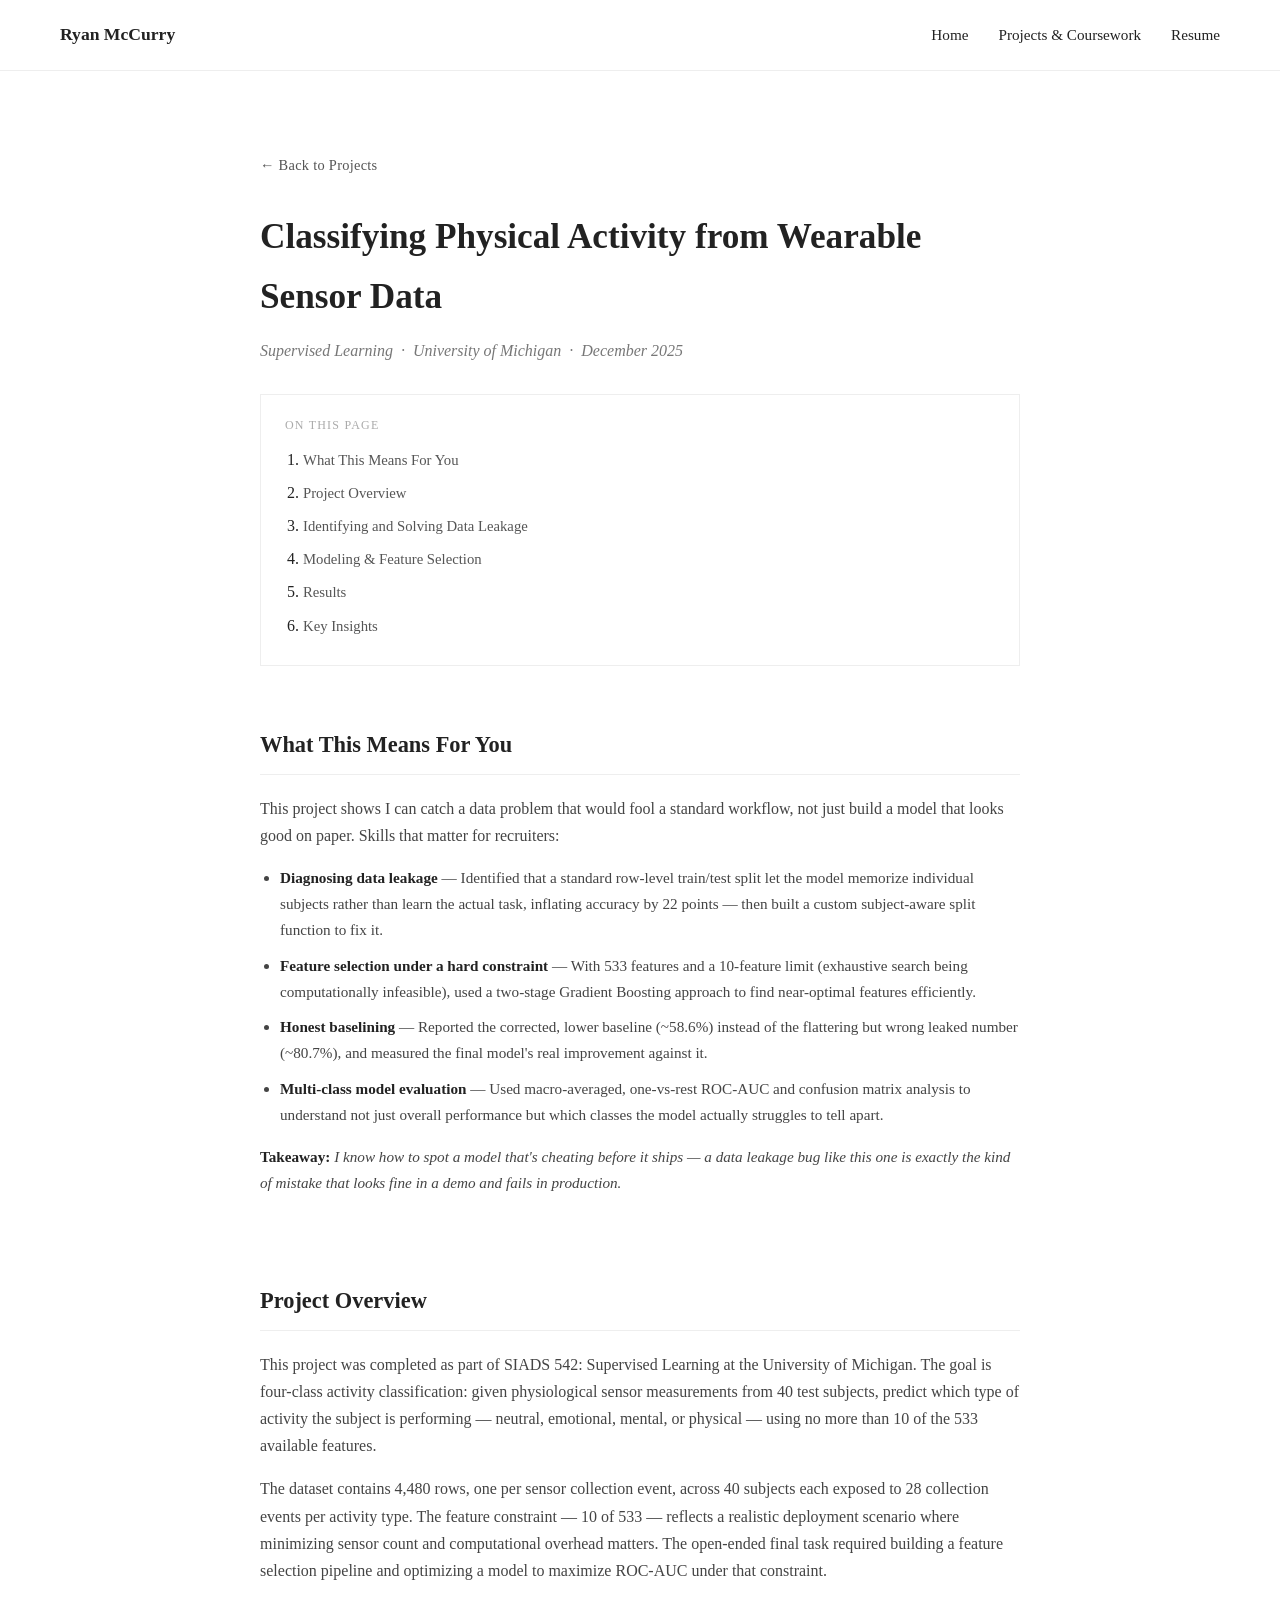
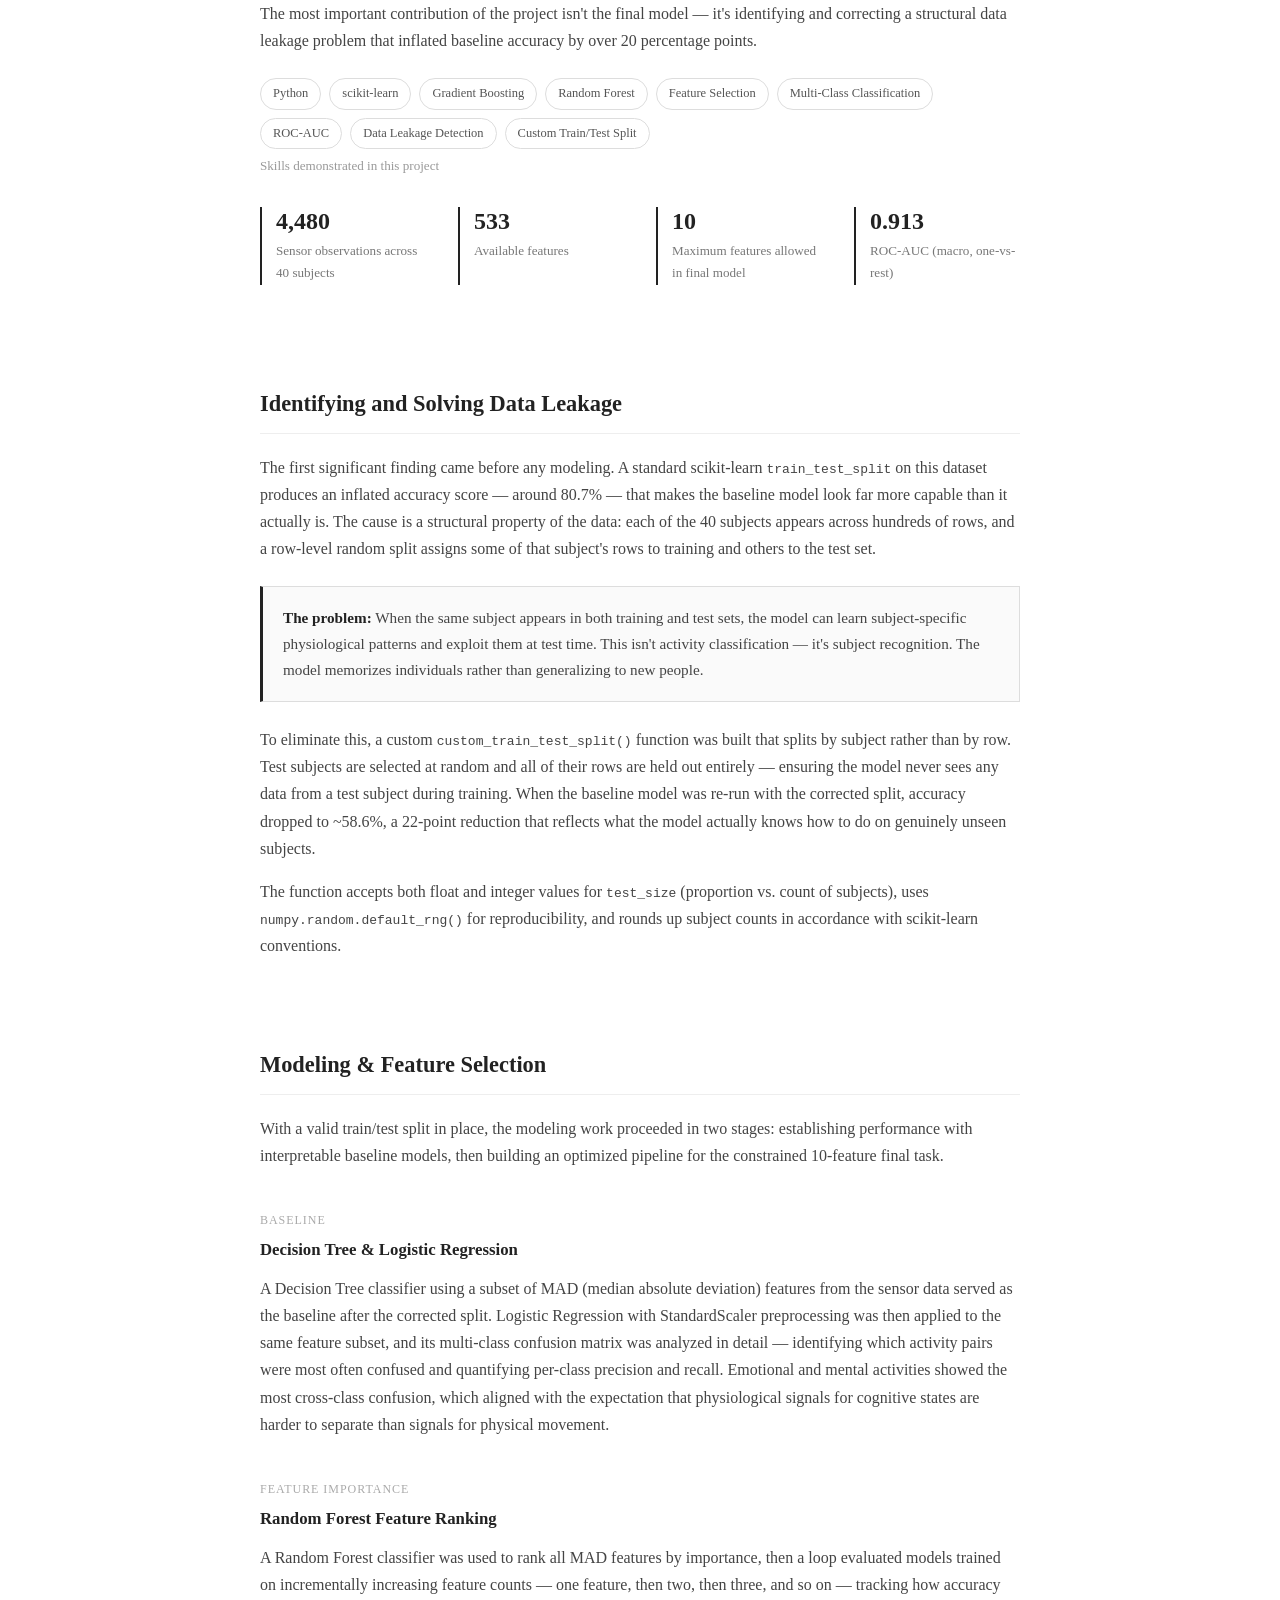
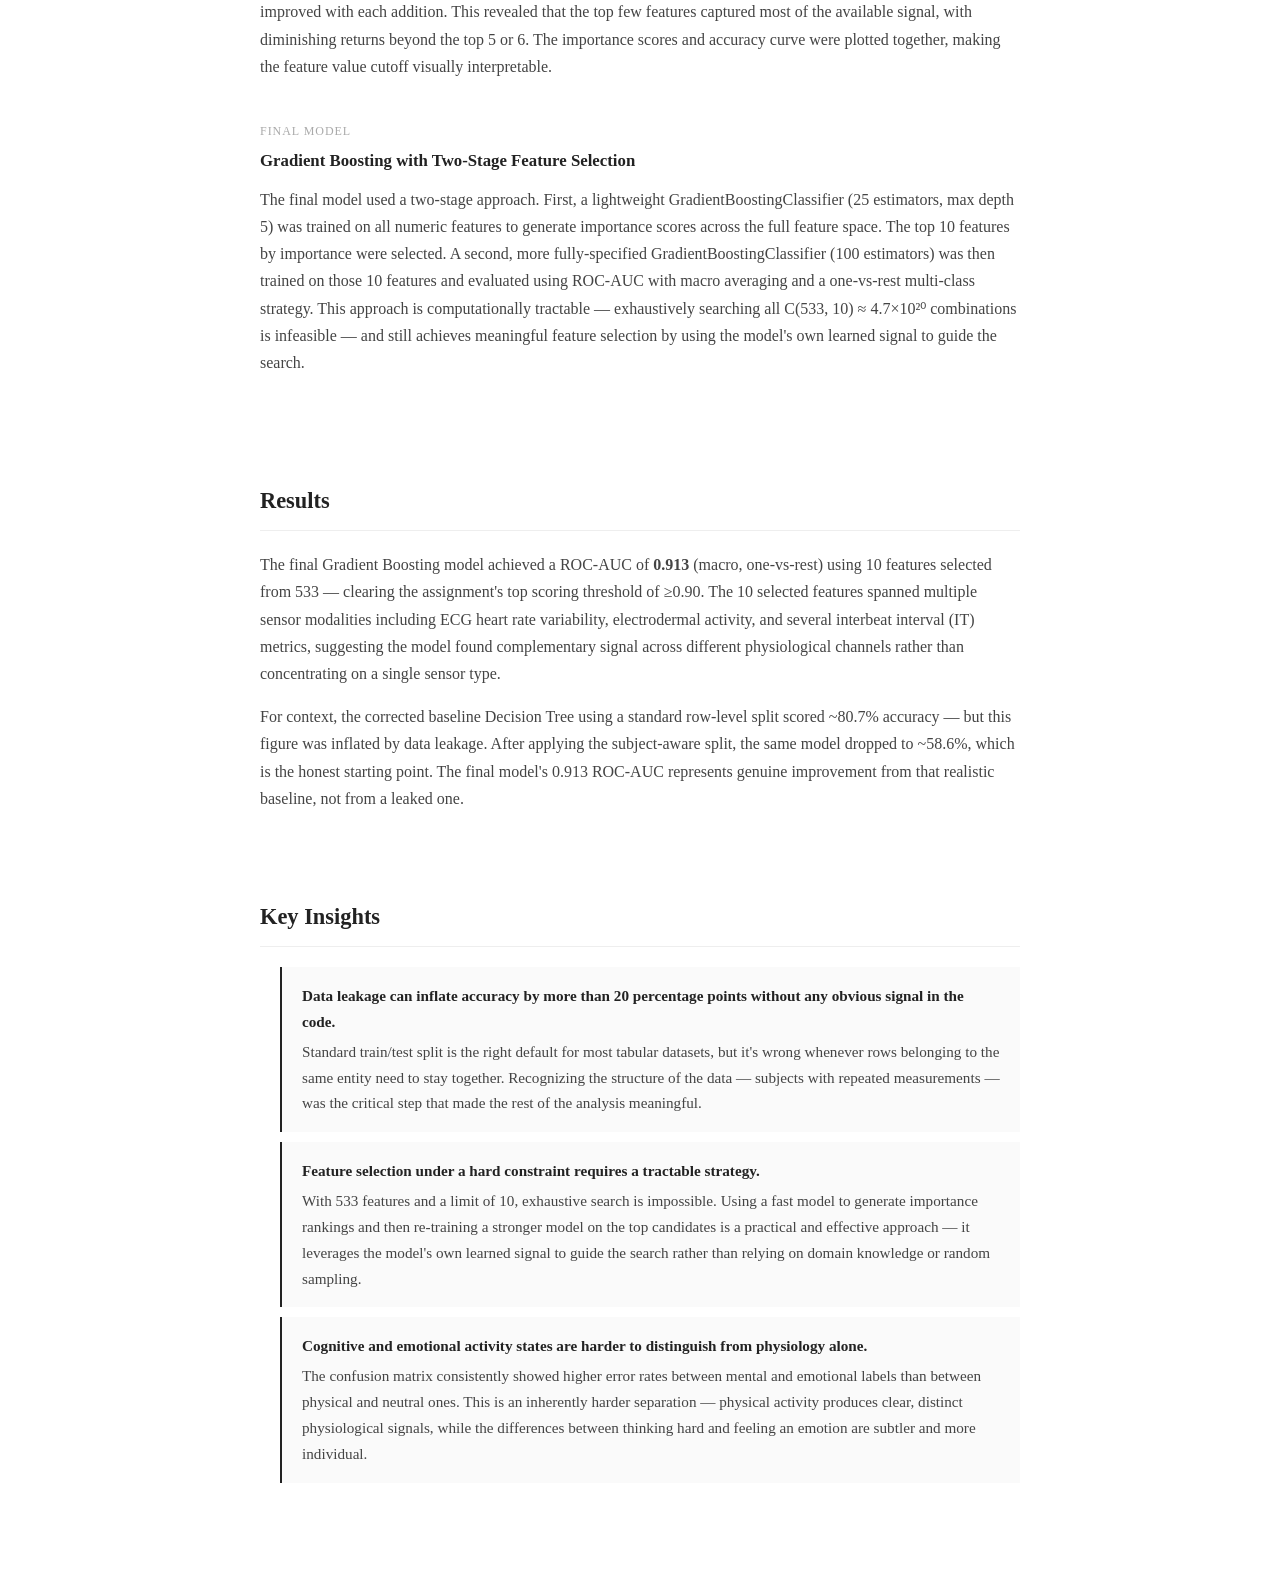
<file: projects/activity-classification.html>
<!DOCTYPE html>
<html lang="en">
<head>
  <meta charset="UTF-8" />
  <meta name="viewport" content="width=device-width, initial-scale=1.0"/>
  <title>Physiological Activity Classification | Ryan McCurry</title>
  <link rel="icon" type="image/x-icon" href="../favicon.ico" />
  <link rel="stylesheet" href="../style.css" />
  <style>

    .back-link {
      display: inline-block;
      font-size: 0.9rem;
      color: #555;
      text-decoration: none;
      margin-bottom: 30px;
      letter-spacing: 0.02em;
    }
    .back-link:hover { color: #222; }
    .back-link::before { content: '← '; }

    .toc { margin: 30px 0 0; }
    .toc-inner {
      border: 1px solid #eee;
      padding: 20px 24px;
    }
    .toc-inner p {
      font-size: 0.75rem;
      text-transform: uppercase;
      letter-spacing: 0.1em;
      color: #aaa;
      margin-bottom: 10px;
    }
    .toc-inner ol {
      padding-left: 18px;
      margin: 0;
    }
    .toc-inner ol li { margin-bottom: 6px; }
    .toc-inner ol li a {
      font-size: 0.92rem;
      color: #555;
      text-decoration: none;
    }
    .toc-inner ol li a:hover {
      color: #222;
      text-decoration: underline;
    }

    .project-tags {
      display: flex;
      flex-wrap: wrap;
      gap: 8px;
    }
    .tag {
      font-size: 0.78rem;
      color: #555;
      border: 1px solid #ddd;
      padding: 4px 12px;
      border-radius: 20px;
      font-family: 'Georgia', serif;
    }

    .project-section { padding: 60px 0 10px; }
    .project-section h2 {
      font-size: 1.4rem;
      margin-bottom: 20px;
      border-bottom: 1px solid #eee;
      padding-bottom: 10px;
    }
    .project-section p {
      color: #444;
      margin-bottom: 16px;
    }
    .project-section ul {
      padding-left: 20px;
      color: #444;
    }
    .project-section ul li { margin-bottom: 10px; }

    /* ── Skill bullets (What This Means For You) ── */
    .skill-bullets {
      padding-left: 20px;
      margin: 0 0 16px;
      color: #444;
    }
    .skill-bullets li {
      margin-bottom: 8px;
      font-size: 0.95rem;
    }
    .skill-bullets li strong { color: #222; }

    .takeaway-note {
      color: #444;
      font-style: italic;
      font-size: 0.95rem;
      margin-bottom: 0;
    }
    .takeaway-note strong { color: #222; font-style: normal; }

    .stat-row {
      display: flex;
      gap: 32px;
      margin: 30px 0;
      flex-wrap: wrap;
    }
    .stat {
      flex: 1;
      min-width: 130px;
      border-left: 2px solid #222;
      padding-left: 14px;
    }
    .stat .number {
      font-size: 1.5rem;
      font-weight: bold;
      color: #222;
      line-height: 1.2;
    }
    .stat .label {
      font-size: 0.82rem;
      color: #777;
      margin-top: 4px;
    }

    .insight-list {
      list-style: none;
      padding: 0;
      margin: 0;
    }
    .insight-list li {
      padding: 16px 20px;
      border-left: 2px solid #222;
      margin-bottom: 14px;
      background: #fafafa;
      color: #444;
      font-size: 0.95rem;
    }
    .insight-list li strong {
      display: block;
      color: #222;
      margin-bottom: 4px;
    }

    .method-block { margin: 36px 0; }
    .method-block h3 {
      font-size: 1.05rem;
      color: #222;
      margin-bottom: 10px;
    }
    .method-block p {
      color: #444;
      margin-bottom: 0;
    }
    .method-label {
      display: inline-block;
      font-size: 0.75rem;
      text-transform: uppercase;
      letter-spacing: 0.08em;
      color: #aaa;
      margin-bottom: 6px;
    }

    .callout {
      border: 1px solid #ddd;
      border-left: 3px solid #222;
      padding: 18px 20px;
      margin: 24px 0;
      background: #fafafa;
    }
    .callout p {
      margin: 0;
      color: #444;
      font-size: 0.95rem;
    }
    .callout strong {
      color: #222;
    }

    .page-end { padding-bottom: 100px; }

  </style>
</head>
<body>

  <nav>
    <span class="nav-name">Ryan McCurry</span>
    <ul>
      <li><a href="../index.html#about">Home</a></li>
      <li><a href="../index.html#projects">Projects &amp; Coursework</a></li>
      <li><a href="../resume.html">Resume</a></li>
    </ul>
  </nav>

  <div style="max-width: 800px; margin: 0 auto; padding: 80px 20px 0;">

    <a href="../index.html#projects" class="back-link">Back to Projects</a>
    <h1 style="font-size: 2.2rem; margin-bottom: 10px;">Classifying Physical Activity from Wearable Sensor Data</h1>
    <p style="font-size: 1rem; color: #777; font-style: italic; margin-bottom: 30px;">
      Supervised Learning &nbsp;·&nbsp; University of Michigan &nbsp;·&nbsp; December 2025
    </p>

    <div class="toc">
      <div class="toc-inner">
        <p>On this page</p>
        <ol>
          <li><a href="#takeaway">What This Means For You</a></li>
          <li><a href="#overview">Project Overview</a></li>
          <li><a href="#leakage">Identifying and Solving Data Leakage</a></li>
          <li><a href="#methods">Modeling & Feature Selection</a></li>
          <li><a href="#results">Results</a></li>
          <li><a href="#insights">Key Insights</a></li>
        </ol>
      </div>
    </div>

    <!-- 0. What This Means For You -->
    <section class="project-section" id="takeaway">
      <h2>What This Means For You</h2>
      <p>
        This project shows I can catch a data problem that would fool a standard workflow, not just build a model that looks good on paper. Skills that matter for recruiters:
      </p>
      <ul class="skill-bullets">
        <li><strong>Diagnosing data leakage</strong> — Identified that a standard row-level train/test split let the model memorize individual subjects rather than learn the actual task, inflating accuracy by 22 points — then built a custom subject-aware split function to fix it.</li>
        <li><strong>Feature selection under a hard constraint</strong> — With 533 features and a 10-feature limit (exhaustive search being computationally infeasible), used a two-stage Gradient Boosting approach to find near-optimal features efficiently.</li>
        <li><strong>Honest baselining</strong> — Reported the corrected, lower baseline (~58.6%) instead of the flattering but wrong leaked number (~80.7%), and measured the final model's real improvement against it.</li>
        <li><strong>Multi-class model evaluation</strong> — Used macro-averaged, one-vs-rest ROC-AUC and confusion matrix analysis to understand not just overall performance but which classes the model actually struggles to tell apart.</li>
      </ul>
      <p class="takeaway-note"><strong>Takeaway:</strong> I know how to spot a model that's cheating before it ships — a data leakage bug like this one is exactly the kind of mistake that looks fine in a demo and fails in production.</p>
    </section>

    <!-- 1. Overview -->
    <section class="project-section" id="overview">
      <h2>Project Overview</h2>
      <p>
        This project was completed as part of SIADS 542: Supervised Learning at the University of Michigan. The goal is four-class activity classification: given physiological sensor measurements from 40 test subjects, predict which type of activity the subject is performing — neutral, emotional, mental, or physical — using no more than 10 of the 533 available features.
      </p>
      <p>
        The dataset contains 4,480 rows, one per sensor collection event, across 40 subjects each exposed to 28 collection events per activity type. The feature constraint — 10 of 533 — reflects a realistic deployment scenario where minimizing sensor count and computational overhead matters. The open-ended final task required building a feature selection pipeline and optimizing a model to maximize ROC-AUC under that constraint.
      </p>
      <p>
        The most important contribution of the project isn't the final model — it's identifying and correcting a structural data leakage problem that inflated baseline accuracy by over 20 percentage points.
      </p>

      <div class="project-tags" style="margin: 24px 0 6px;">
        <span class="tag">Python</span>
        <span class="tag">scikit-learn</span>
        <span class="tag">Gradient Boosting</span>
        <span class="tag">Random Forest</span>
        <span class="tag">Feature Selection</span>
        <span class="tag">Multi-Class Classification</span>
        <span class="tag">ROC-AUC</span>
        <span class="tag">Data Leakage Detection</span>
        <span class="tag">Custom Train/Test Split</span>
      </div>
      <p style="font-size: 0.82rem; color: #999; margin-top: 6px; margin-bottom: 0;">Skills demonstrated in this project</p>

      <div class="stat-row">
        <div class="stat">
          <div class="number">4,480</div>
          <div class="label">Sensor observations across 40 subjects</div>
        </div>
        <div class="stat">
          <div class="number">533</div>
          <div class="label">Available features</div>
        </div>
        <div class="stat">
          <div class="number">10</div>
          <div class="label">Maximum features allowed in final model</div>
        </div>
        <div class="stat">
          <div class="number">0.913</div>
          <div class="label">ROC-AUC (macro, one-vs-rest)</div>
        </div>
      </div>
    </section>

    <!-- 2. Data Leakage -->
    <section class="project-section" id="leakage">
      <h2>Identifying and Solving Data Leakage</h2>
      <p>
        The first significant finding came before any modeling. A standard scikit-learn <code>train_test_split</code> on this dataset produces an inflated accuracy score — around 80.7% — that makes the baseline model look far more capable than it actually is. The cause is a structural property of the data: each of the 40 subjects appears across hundreds of rows, and a row-level random split assigns some of that subject's rows to training and others to the test set.
      </p>

      <div class="callout">
        <p><strong>The problem:</strong> When the same subject appears in both training and test sets, the model can learn subject-specific physiological patterns and exploit them at test time. This isn't activity classification — it's subject recognition. The model memorizes individuals rather than generalizing to new people.</p>
      </div>

      <p>
        To eliminate this, a custom <code>custom_train_test_split()</code> function was built that splits by subject rather than by row. Test subjects are selected at random and all of their rows are held out entirely — ensuring the model never sees any data from a test subject during training. When the baseline model was re-run with the corrected split, accuracy dropped to ~58.6%, a 22-point reduction that reflects what the model actually knows how to do on genuinely unseen subjects.
      </p>
      <p>
        The function accepts both float and integer values for <code>test_size</code> (proportion vs. count of subjects), uses <code>numpy.random.default_rng()</code> for reproducibility, and rounds up subject counts in accordance with scikit-learn conventions.
      </p>
    </section>

    <!-- 3. Methods -->
    <section class="project-section" id="methods">
      <h2>Modeling & Feature Selection</h2>
      <p>
        With a valid train/test split in place, the modeling work proceeded in two stages: establishing performance with interpretable baseline models, then building an optimized pipeline for the constrained 10-feature final task.
      </p>

      <div class="method-block">
        <span class="method-label">Baseline</span>
        <h3>Decision Tree & Logistic Regression</h3>
        <p>
          A Decision Tree classifier using a subset of MAD (median absolute deviation) features from the sensor data served as the baseline after the corrected split. Logistic Regression with StandardScaler preprocessing was then applied to the same feature subset, and its multi-class confusion matrix was analyzed in detail — identifying which activity pairs were most often confused and quantifying per-class precision and recall. Emotional and mental activities showed the most cross-class confusion, which aligned with the expectation that physiological signals for cognitive states are harder to separate than signals for physical movement.
        </p>
      </div>

      <div class="method-block">
        <span class="method-label">Feature Importance</span>
        <h3>Random Forest Feature Ranking</h3>
        <p>
          A Random Forest classifier was used to rank all MAD features by importance, then a loop evaluated models trained on incrementally increasing feature counts — one feature, then two, then three, and so on — tracking how accuracy improved with each addition. This revealed that the top few features captured most of the available signal, with diminishing returns beyond the top 5 or 6. The importance scores and accuracy curve were plotted together, making the feature value cutoff visually interpretable.
        </p>
      </div>

      <div class="method-block">
        <span class="method-label">Final Model</span>
        <h3>Gradient Boosting with Two-Stage Feature Selection</h3>
        <p>
          The final model used a two-stage approach. First, a lightweight GradientBoostingClassifier (25 estimators, max depth 5) was trained on all numeric features to generate importance scores across the full feature space. The top 10 features by importance were selected. A second, more fully-specified GradientBoostingClassifier (100 estimators) was then trained on those 10 features and evaluated using ROC-AUC with macro averaging and a one-vs-rest multi-class strategy. This approach is computationally tractable — exhaustively searching all C(533, 10) ≈ 4.7×10²⁰ combinations is infeasible — and still achieves meaningful feature selection by using the model's own learned signal to guide the search.
        </p>
      </div>
    </section>

    <!-- 4. Results -->
    <section class="project-section" id="results">
      <h2>Results</h2>
      <p>
        The final Gradient Boosting model achieved a ROC-AUC of <strong>0.913</strong> (macro, one-vs-rest) using 10 features selected from 533 — clearing the assignment's top scoring threshold of ≥0.90. The 10 selected features spanned multiple sensor modalities including ECG heart rate variability, electrodermal activity, and several interbeat interval (IT) metrics, suggesting the model found complementary signal across different physiological channels rather than concentrating on a single sensor type.
      </p>
      <p>
        For context, the corrected baseline Decision Tree using a standard row-level split scored ~80.7% accuracy — but this figure was inflated by data leakage. After applying the subject-aware split, the same model dropped to ~58.6%, which is the honest starting point. The final model's 0.913 ROC-AUC represents genuine improvement from that realistic baseline, not from a leaked one.
      </p>
    </section>

    <!-- 5. Insights -->
    <section class="project-section page-end" id="insights">
      <h2>Key Insights</h2>
      <ul class="insight-list">
        <li>
          <strong>Data leakage can inflate accuracy by more than 20 percentage points without any obvious signal in the code.</strong>
          Standard train/test split is the right default for most tabular datasets, but it's wrong whenever rows belonging to the same entity need to stay together. Recognizing the structure of the data — subjects with repeated measurements — was the critical step that made the rest of the analysis meaningful.
        </li>
        <li>
          <strong>Feature selection under a hard constraint requires a tractable strategy.</strong>
          With 533 features and a limit of 10, exhaustive search is impossible. Using a fast model to generate importance rankings and then re-training a stronger model on the top candidates is a practical and effective approach — it leverages the model's own learned signal to guide the search rather than relying on domain knowledge or random sampling.
        </li>
        <li>
          <strong>Cognitive and emotional activity states are harder to distinguish from physiology alone.</strong>
          The confusion matrix consistently showed higher error rates between mental and emotional labels than between physical and neutral ones. This is an inherently harder separation — physical activity produces clear, distinct physiological signals, while the differences between thinking hard and feeling an emotion are subtler and more individual.
        </li>
      </ul>
    </section>

  </div>

</body>
</html>
</file>
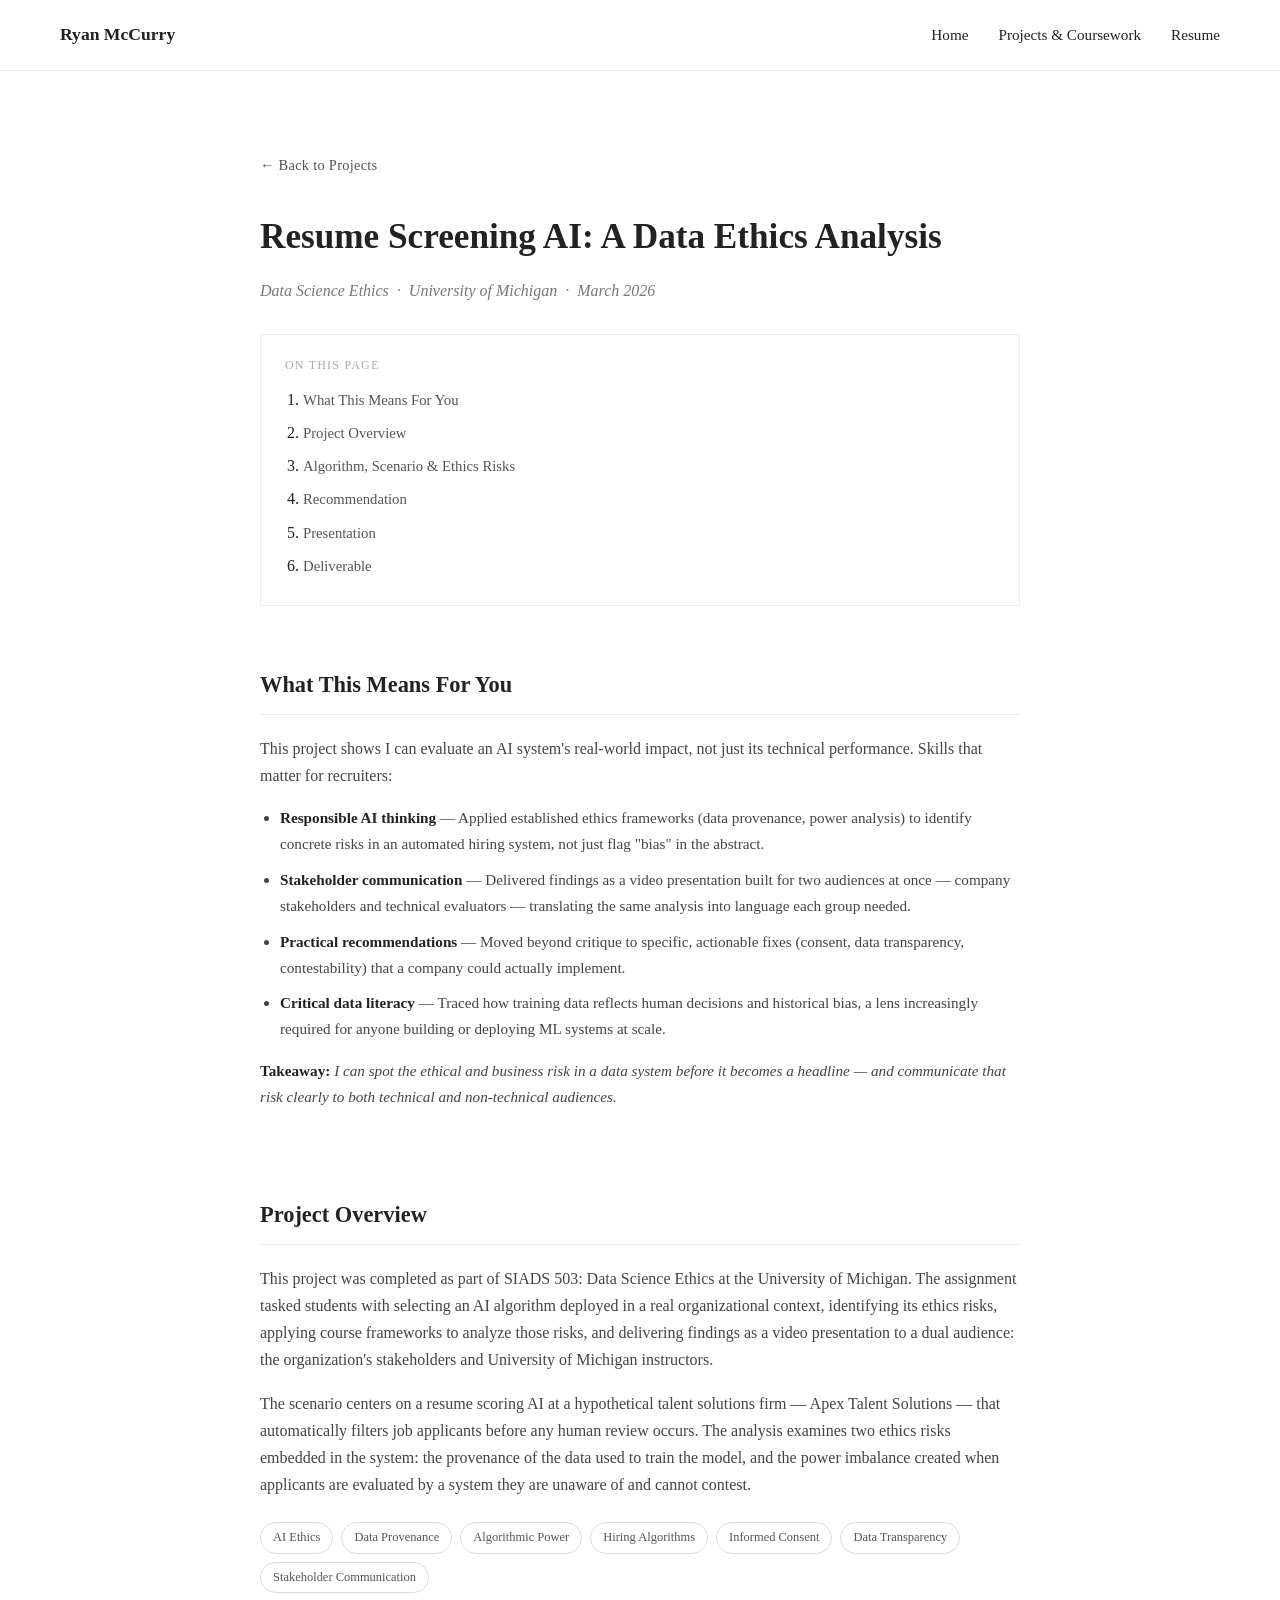
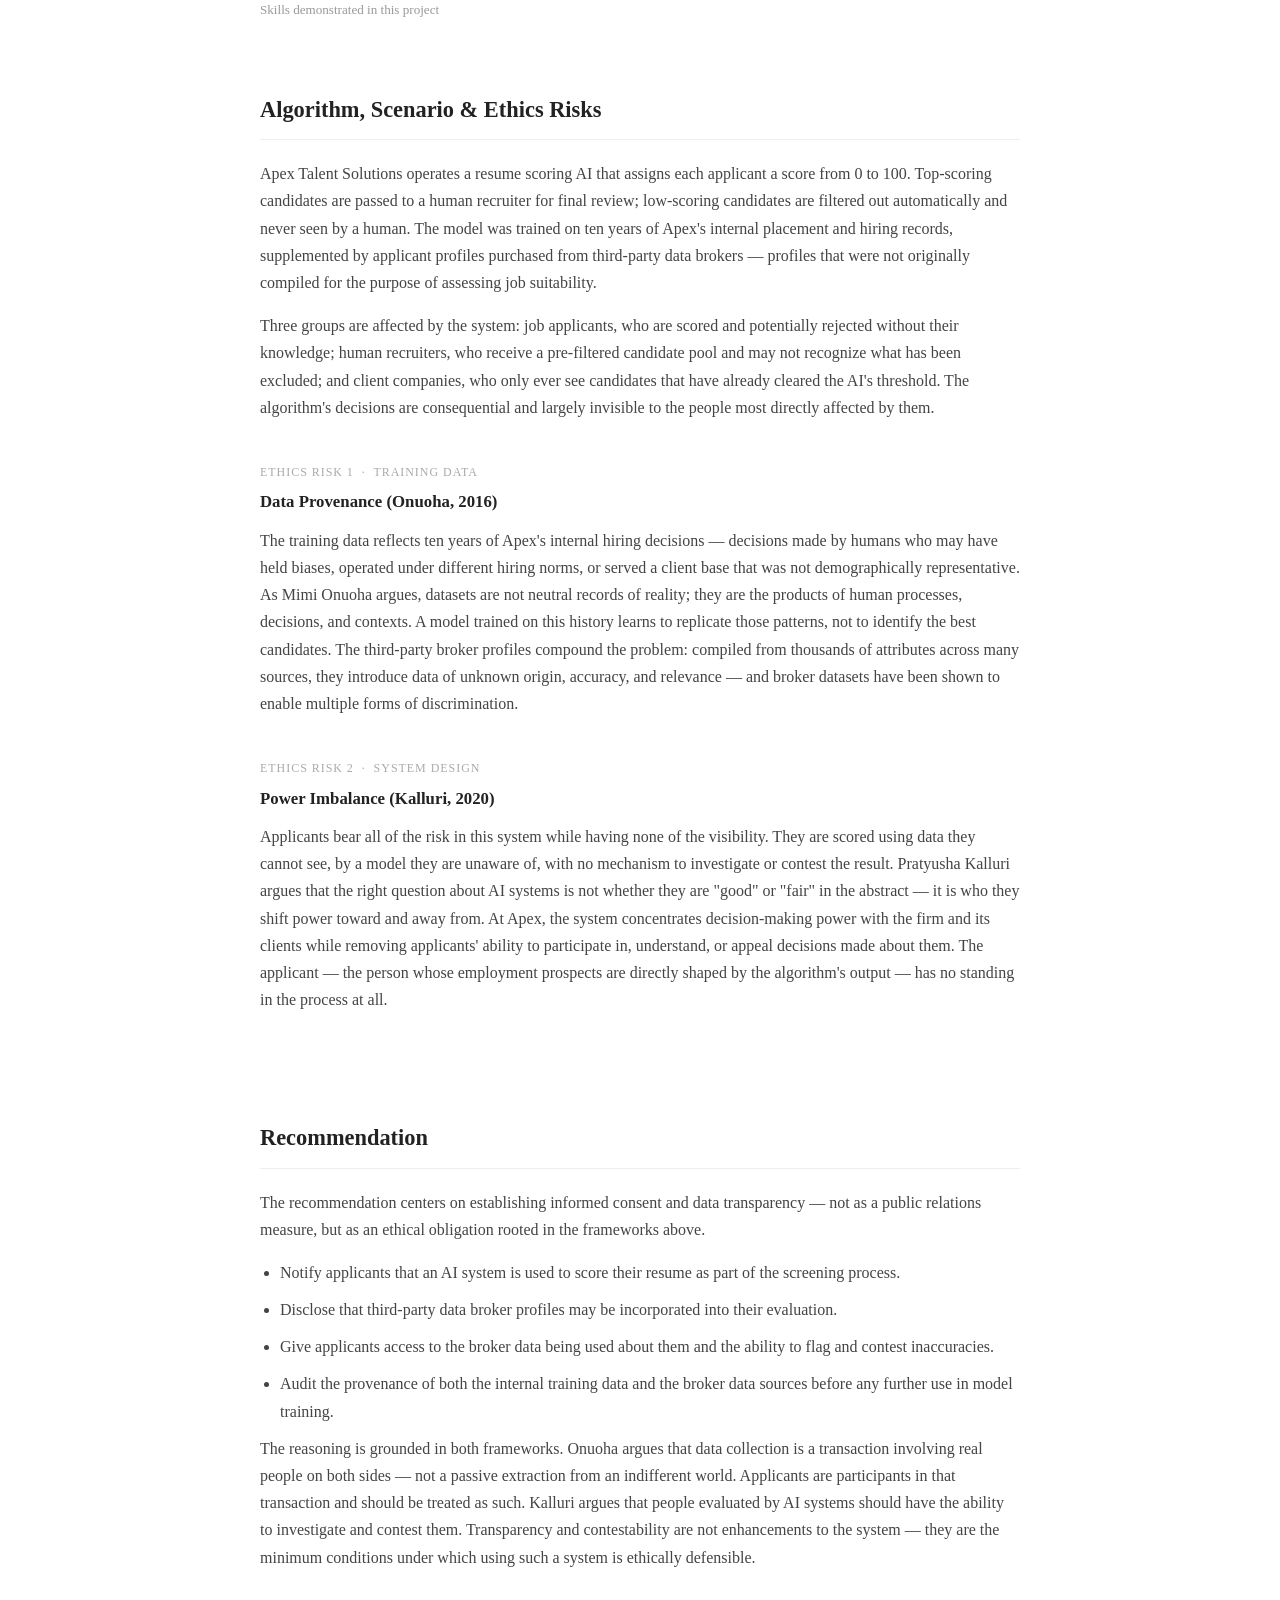
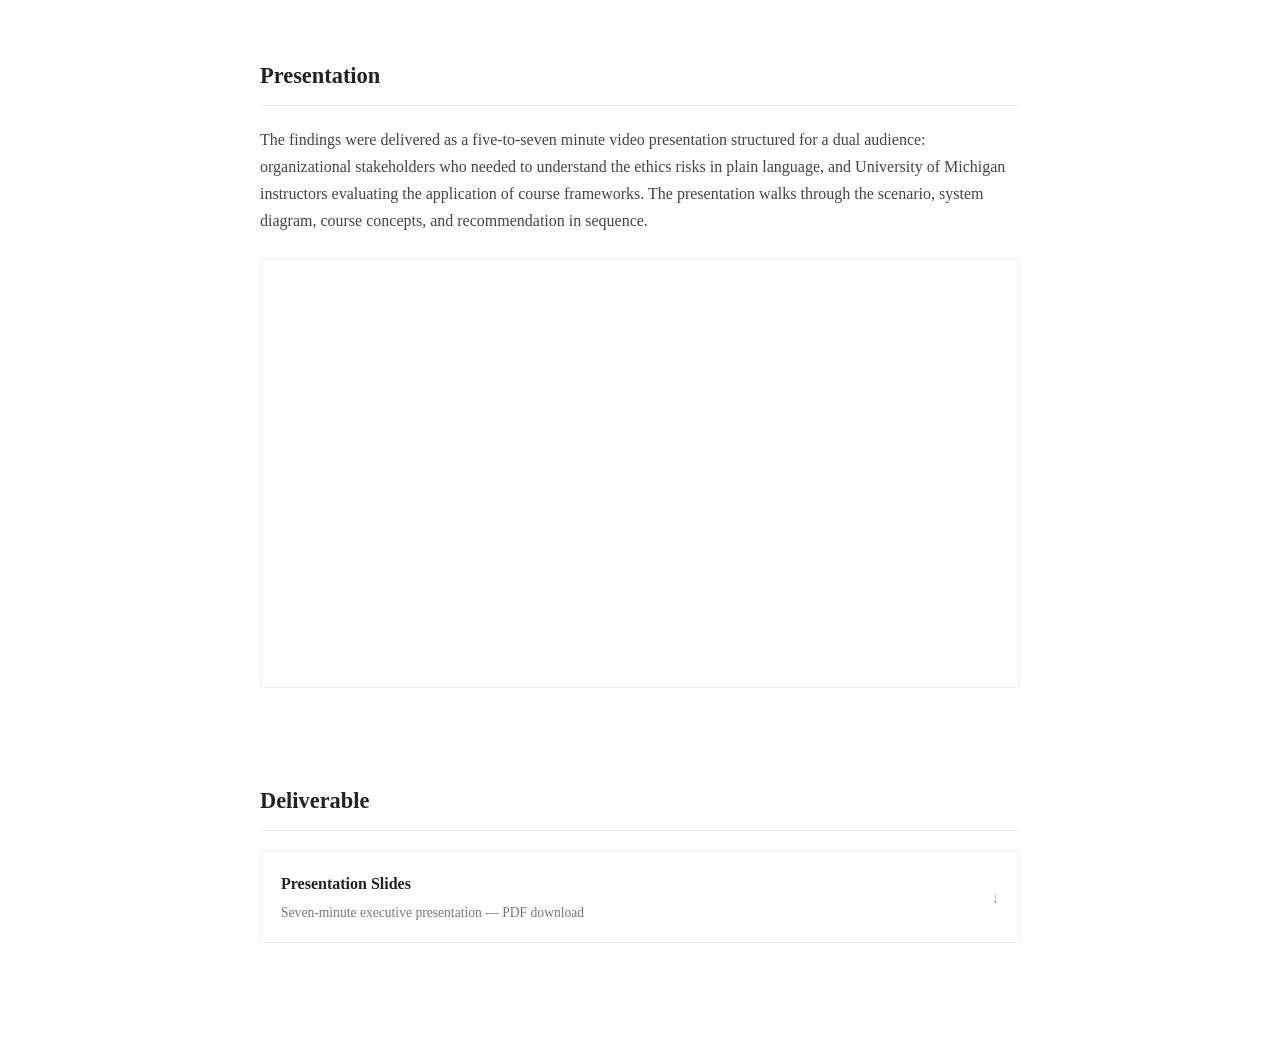
<file: projects/ai-ethics-resume-screening.html>
<!DOCTYPE html>
<html lang="en">
<head>
  <meta charset="UTF-8" />
  <meta name="viewport" content="width=device-width, initial-scale=1.0"/>
  <title>Resume Screening AI Ethics | Ryan McCurry</title>
  <link rel="icon" type="image/x-icon" href="../favicon.ico" />
  <link rel="stylesheet" href="../style.css" />
  <style>

    .back-link {
      display: inline-block;
      font-size: 0.9rem;
      color: #555;
      text-decoration: none;
      margin-bottom: 30px;
      letter-spacing: 0.02em;
    }
    .back-link:hover { color: #222; }
    .back-link::before { content: '← '; }

    .toc { margin: 30px 0 0; }
    .toc-inner {
      border: 1px solid #eee;
      padding: 20px 24px;
    }
    .toc-inner p {
      font-size: 0.75rem;
      text-transform: uppercase;
      letter-spacing: 0.1em;
      color: #aaa;
      margin-bottom: 10px;
    }
    .toc-inner ol {
      padding-left: 18px;
      margin: 0;
    }
    .toc-inner ol li { margin-bottom: 6px; }
    .toc-inner ol li a {
      font-size: 0.92rem;
      color: #555;
      text-decoration: none;
    }
    .toc-inner ol li a:hover {
      color: #222;
      text-decoration: underline;
    }

    .project-tags {
      display: flex;
      flex-wrap: wrap;
      gap: 8px;
    }
    .tag {
      font-size: 0.78rem;
      color: #555;
      border: 1px solid #ddd;
      padding: 4px 12px;
      border-radius: 20px;
      font-family: 'Georgia', serif;
    }

    .project-section { padding: 60px 0 10px; }
    .project-section h2 {
      font-size: 1.4rem;
      margin-bottom: 20px;
      border-bottom: 1px solid #eee;
      padding-bottom: 10px;
    }
    .project-section p {
      color: #444;
      margin-bottom: 16px;
    }
    .project-section ul {
      padding-left: 20px;
      color: #444;
    }
    .project-section ul li { margin-bottom: 10px; }

    /* ── Video embed ── */
    .video-container {
      position: relative;
      padding-bottom: 56.25%;
      height: 0;
      overflow: hidden;
      margin: 24px 0;
      border: 1px solid #eee;
    }
    .video-container iframe {
      position: absolute;
      top: 0;
      left: 0;
      width: 100%;
      height: 100%;
    }

    .insight-list {
      list-style: none;
      padding: 0;
      margin: 0;
    }
    .insight-list li {
      padding: 16px 20px;
      border-left: 2px solid #222;
      margin-bottom: 14px;
      background: #fafafa;
      color: #444;
      font-size: 0.95rem;
    }
    .insight-list li strong {
      display: block;
      color: #222;
      margin-bottom: 4px;
    }

    .skill-bullets {
      padding-left: 20px;
      margin: 0 0 16px;
      color: #444;
    }
    .skill-bullets li {
      margin-bottom: 8px;
      font-size: 0.95rem;
    }
    .skill-bullets li strong { color: #222; }

    .takeaway-note {
      color: #444;
      font-style: italic;
      font-size: 0.95rem;
      margin-bottom: 0;
    }
    .takeaway-note strong { color: #222; font-style: normal; }

    .concept-block { margin: 36px 0; }
    .concept-block h3 {
      font-size: 1.05rem;
      color: #222;
      margin-bottom: 10px;
    }
    .concept-block p {
      color: #444;
      margin-bottom: 0;
    }
    .concept-label {
      display: inline-block;
      font-size: 0.75rem;
      text-transform: uppercase;
      letter-spacing: 0.08em;
      color: #aaa;
      margin-bottom: 6px;
    }

    /* ── Doc card ── */
    .doc-card {
      border: 1px solid #eee;
      border-radius: 4px;
      overflow: hidden;
      margin: 24px 0;
    }
    .doc-card-preview {
      background: #f7f7f7;
      border-bottom: 1px solid #eee;
      padding: 32px 28px;
      display: flex;
      align-items: center;
      justify-content: center;
    }
    .doc-card-thumbnail {
      width: 200px;
      background: #fff;
      border: 1px solid #e0e0e0;
      border-radius: 2px;
      padding: 16px;
      box-sizing: border-box;
    }
    .doc-card-thumbnail .thumb-title {
      font-size: 9px;
      font-weight: bold;
      color: #333;
      margin-bottom: 8px;
      font-family: 'Georgia', serif;
    }
    .thumb-line {
      height: 3px;
      background: #e0e0e0;
      border-radius: 2px;
      margin-bottom: 5px;
    }
    .thumb-block {
      background: #f0f0f0;
      border-radius: 2px;
      margin-bottom: 8px;
    }
    .doc-card-footer {
      padding: 20px 24px;
      display: flex;
      align-items: center;
      justify-content: space-between;
      flex-wrap: wrap;
      gap: 12px;
    }
    .doc-card-meta h4 {
      font-size: 1rem;
      margin-bottom: 4px;
      color: #222;
    }
    .doc-card-meta p {
      font-size: 0.83rem;
      color: #777;
      margin: 0;
    }
    .doc-card-actions { display: flex; gap: 10px; }
    .doc-btn {
      font-size: 0.83rem;
      padding: 8px 16px;
      border: 1px solid #ddd;
      border-radius: 4px;
      color: #222;
      text-decoration: none;
      background: #fff;
      font-family: 'Georgia', serif;
      transition: background 0.15s ease, border-color 0.15s ease;
    }
    .doc-btn:hover {
      background: #f7f7f7;
      border-color: #bbb;
    }
    .doc-btn.secondary { background: #f7f7f7; }
    .doc-btn.secondary:hover { background: #efefef; }

    /* ── Deliverables ── */
    .deliverables {
      display: flex;
      flex-direction: column;
      gap: 14px;
      margin-top: 20px;
    }
    .deliverable-item {
      display: flex;
      justify-content: space-between;
      align-items: center;
      padding: 18px 20px;
      border: 1px solid #eee;
      text-decoration: none;
      color: #222;
      transition: border-color 0.2s ease, background-color 0.2s ease;
    }
    .deliverable-item:hover {
      border-color: #aaa;
      background-color: #fafafa;
    }
    .deliverable-item .deliverable-info h4 {
      font-size: 1rem;
      margin-bottom: 4px;
    }
    .deliverable-item .deliverable-info p {
      font-size: 0.85rem;
      color: #777;
      margin: 0;
    }
    .deliverable-item .deliverable-arrow {
      font-size: 1rem;
      color: #aaa;
    }

    .page-end { padding-bottom: 100px; }

  </style>
</head>
<body>

  <nav>
    <span class="nav-name">Ryan McCurry</span>
    <ul>
      <li><a href="../index.html#about">Home</a></li>
      <li><a href="../index.html#projects">Projects &amp; Coursework</a></li>
      <li><a href="../resume.html">Resume</a></li>
    </ul>
  </nav>

  <div style="max-width: 800px; margin: 0 auto; padding: 80px 20px 0;">

    <a href="../index.html#projects" class="back-link">Back to Projects</a>
    <h1 style="font-size: 2.2rem; margin-bottom: 10px;">Resume Screening AI: A Data Ethics Analysis</h1>
    <p style="font-size: 1rem; color: #777; font-style: italic; margin-bottom: 30px;">
      Data Science Ethics &nbsp;·&nbsp; University of Michigan &nbsp;·&nbsp; March 2026
    </p>

    <div class="toc">
      <div class="toc-inner">
        <p>On this page</p>
        <ol>
          <li><a href="#takeaway">What This Means For You</a></li>
          <li><a href="#overview">Project Overview</a></li>
          <li><a href="#scenario">Algorithm, Scenario & Ethics Risks</a></li>
          <li><a href="#recommendation">Recommendation</a></li>
          <li><a href="#presentation">Presentation</a></li>
          <li><a href="#deliverable">Deliverable</a></li>
        </ol>
      </div>
    </div>

    <!-- 0. What This Means For You -->
    <section class="project-section" id="takeaway">
      <h2>What This Means For You</h2>
      <p>
        This project shows I can evaluate an AI system's real-world impact, not just its technical performance. Skills that matter for recruiters:
      </p>
      <ul class="skill-bullets">
        <li><strong>Responsible AI thinking</strong> — Applied established ethics frameworks (data provenance, power analysis) to identify concrete risks in an automated hiring system, not just flag "bias" in the abstract.</li>
        <li><strong>Stakeholder communication</strong> — Delivered findings as a video presentation built for two audiences at once — company stakeholders and technical evaluators — translating the same analysis into language each group needed.</li>
        <li><strong>Practical recommendations</strong> — Moved beyond critique to specific, actionable fixes (consent, data transparency, contestability) that a company could actually implement.</li>
        <li><strong>Critical data literacy</strong> — Traced how training data reflects human decisions and historical bias, a lens increasingly required for anyone building or deploying ML systems at scale.</li>
      </ul>
      <p class="takeaway-note"><strong>Takeaway:</strong> I can spot the ethical and business risk in a data system before it becomes a headline — and communicate that risk clearly to both technical and non-technical audiences.</p>
    </section>

    <!-- 1. Overview -->
    <section class="project-section" id="overview">
      <h2>Project Overview</h2>
      <p>
        This project was completed as part of SIADS 503: Data Science Ethics at the University of Michigan. The assignment tasked students with selecting an AI algorithm deployed in a real organizational context, identifying its ethics risks, applying course frameworks to analyze those risks, and delivering findings as a video presentation to a dual audience: the organization's stakeholders and University of Michigan instructors.
      </p>
      <p>
        The scenario centers on a resume scoring AI at a hypothetical talent solutions firm — Apex Talent Solutions — that automatically filters job applicants before any human review occurs. The analysis examines two ethics risks embedded in the system: the provenance of the data used to train the model, and the power imbalance created when applicants are evaluated by a system they are unaware of and cannot contest.
      </p>

      <div class="project-tags" style="margin: 24px 0 6px;">
        <span class="tag">AI Ethics</span>
        <span class="tag">Data Provenance</span>
        <span class="tag">Algorithmic Power</span>
        <span class="tag">Hiring Algorithms</span>
        <span class="tag">Informed Consent</span>
        <span class="tag">Data Transparency</span>
        <span class="tag">Stakeholder Communication</span>
      </div>
      <p style="font-size: 0.82rem; color: #999; margin-top: 6px; margin-bottom: 0;">Skills demonstrated in this project</p>
    </section>

    <!-- 2. Scenario + Ethics Risks -->
    <section class="project-section" id="scenario">
      <h2>Algorithm, Scenario & Ethics Risks</h2>
      <p>
        Apex Talent Solutions operates a resume scoring AI that assigns each applicant a score from 0 to 100. Top-scoring candidates are passed to a human recruiter for final review; low-scoring candidates are filtered out automatically and never seen by a human. The model was trained on ten years of Apex's internal placement and hiring records, supplemented by applicant profiles purchased from third-party data brokers — profiles that were not originally compiled for the purpose of assessing job suitability.
      </p>
      <p>
        Three groups are affected by the system: job applicants, who are scored and potentially rejected without their knowledge; human recruiters, who receive a pre-filtered candidate pool and may not recognize what has been excluded; and client companies, who only ever see candidates that have already cleared the AI's threshold. The algorithm's decisions are consequential and largely invisible to the people most directly affected by them.
      </p>

      <div class="concept-block">
        <span class="concept-label">Ethics Risk 1 &nbsp;·&nbsp; Training Data</span>
        <h3>Data Provenance (Onuoha, 2016)</h3>
        <p>
          The training data reflects ten years of Apex's internal hiring decisions — decisions made by humans who may have held biases, operated under different hiring norms, or served a client base that was not demographically representative. As Mimi Onuoha argues, datasets are not neutral records of reality; they are the products of human processes, decisions, and contexts. A model trained on this history learns to replicate those patterns, not to identify the best candidates. The third-party broker profiles compound the problem: compiled from thousands of attributes across many sources, they introduce data of unknown origin, accuracy, and relevance — and broker datasets have been shown to enable multiple forms of discrimination.
        </p>
      </div>

      <div class="concept-block">
        <span class="concept-label">Ethics Risk 2 &nbsp;·&nbsp; System Design</span>
        <h3>Power Imbalance (Kalluri, 2020)</h3>
        <p>
          Applicants bear all of the risk in this system while having none of the visibility. They are scored using data they cannot see, by a model they are unaware of, with no mechanism to investigate or contest the result. Pratyusha Kalluri argues that the right question about AI systems is not whether they are "good" or "fair" in the abstract — it is who they shift power toward and away from. At Apex, the system concentrates decision-making power with the firm and its clients while removing applicants' ability to participate in, understand, or appeal decisions made about them. The applicant — the person whose employment prospects are directly shaped by the algorithm's output — has no standing in the process at all.
        </p>
      </div>
    </section>

    <!-- 3. Recommendation -->
    <section class="project-section" id="recommendation">
      <h2>Recommendation</h2>
      <p>
        The recommendation centers on establishing informed consent and data transparency — not as a public relations measure, but as an ethical obligation rooted in the frameworks above.
      </p>
      <ul>
        <li>Notify applicants that an AI system is used to score their resume as part of the screening process.</li>
        <li>Disclose that third-party data broker profiles may be incorporated into their evaluation.</li>
        <li>Give applicants access to the broker data being used about them and the ability to flag and contest inaccuracies.</li>
        <li>Audit the provenance of both the internal training data and the broker data sources before any further use in model training.</li>
      </ul>
      <p>
        The reasoning is grounded in both frameworks. Onuoha argues that data collection is a transaction involving real people on both sides — not a passive extraction from an indifferent world. Applicants are participants in that transaction and should be treated as such. Kalluri argues that people evaluated by AI systems should have the ability to investigate and contest them. Transparency and contestability are not enhancements to the system — they are the minimum conditions under which using such a system is ethically defensible.
      </p>
    </section>

    <!-- 4. Presentation -->
    <section class="project-section" id="presentation">
      <h2>Presentation</h2>
      <p>
        The findings were delivered as a five-to-seven minute video presentation structured for a dual audience: organizational stakeholders who needed to understand the ethics risks in plain language, and University of Michigan instructors evaluating the application of course frameworks. The presentation walks through the scenario, system diagram, course concepts, and recommendation in sequence.
      </p>
      <div class="video-container">
        <iframe
          src="https://www.youtube.com/embed/FVU2XttMZKA"
          title="Resume Screening AI: A Data Ethics Analysis | SIADS 503"
          frameborder="0"
          allow="accelerometer; autoplay; clipboard-write; encrypted-media; gyroscope; picture-in-picture"
          allowfullscreen>
        </iframe>
      </div>
    </section>

    <!-- 5. Deliverable -->
    <section class="project-section page-end" id="deliverable">
      <h2>Deliverable</h2>
      <div class="deliverables">
        <a class="deliverable-item" href="../assets/files/503-ai-ethics-presentation.pdf" target="_blank">
          <div class="deliverable-info">
            <h4>Presentation Slides</h4>
            <p>Seven-minute executive presentation — PDF download</p>
          </div>
          <span class="deliverable-arrow">↓</span>
        </a>
      </div>
    </section>

  </div>

</body>
</html>
</file>
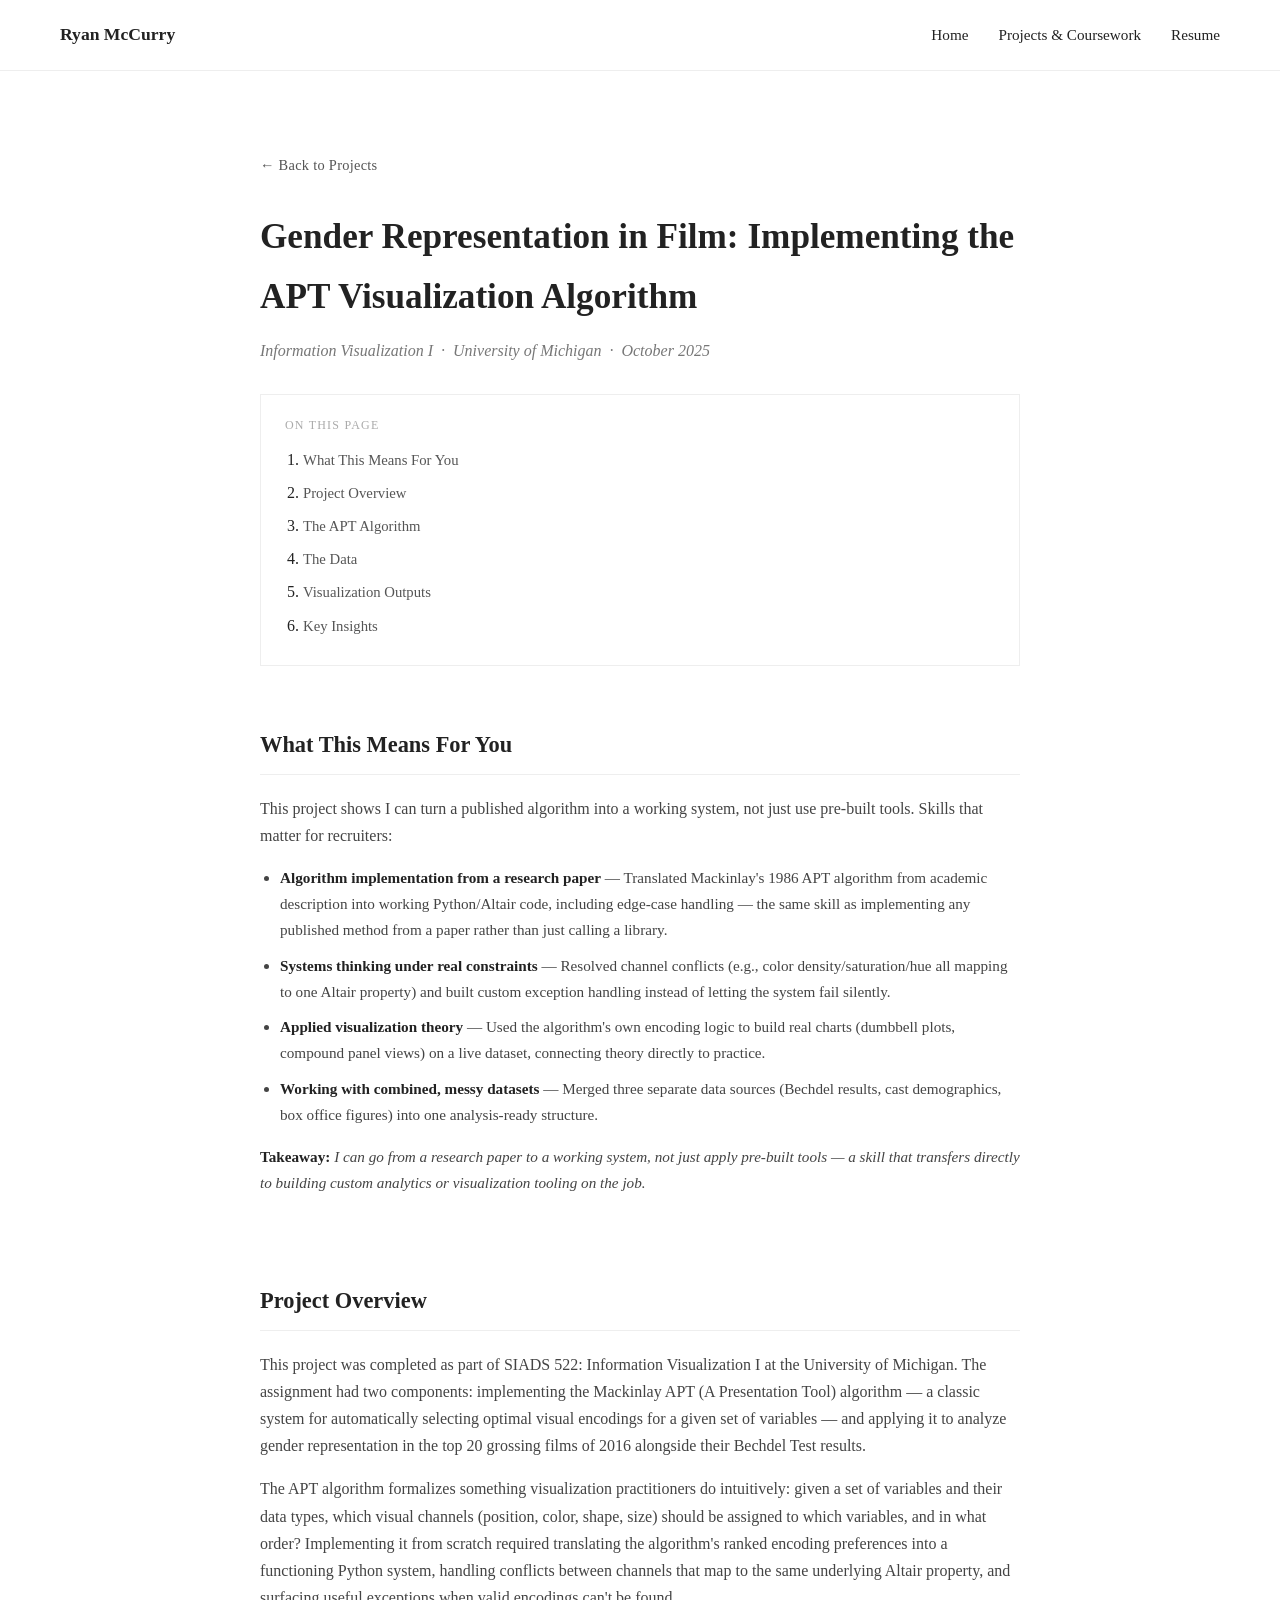
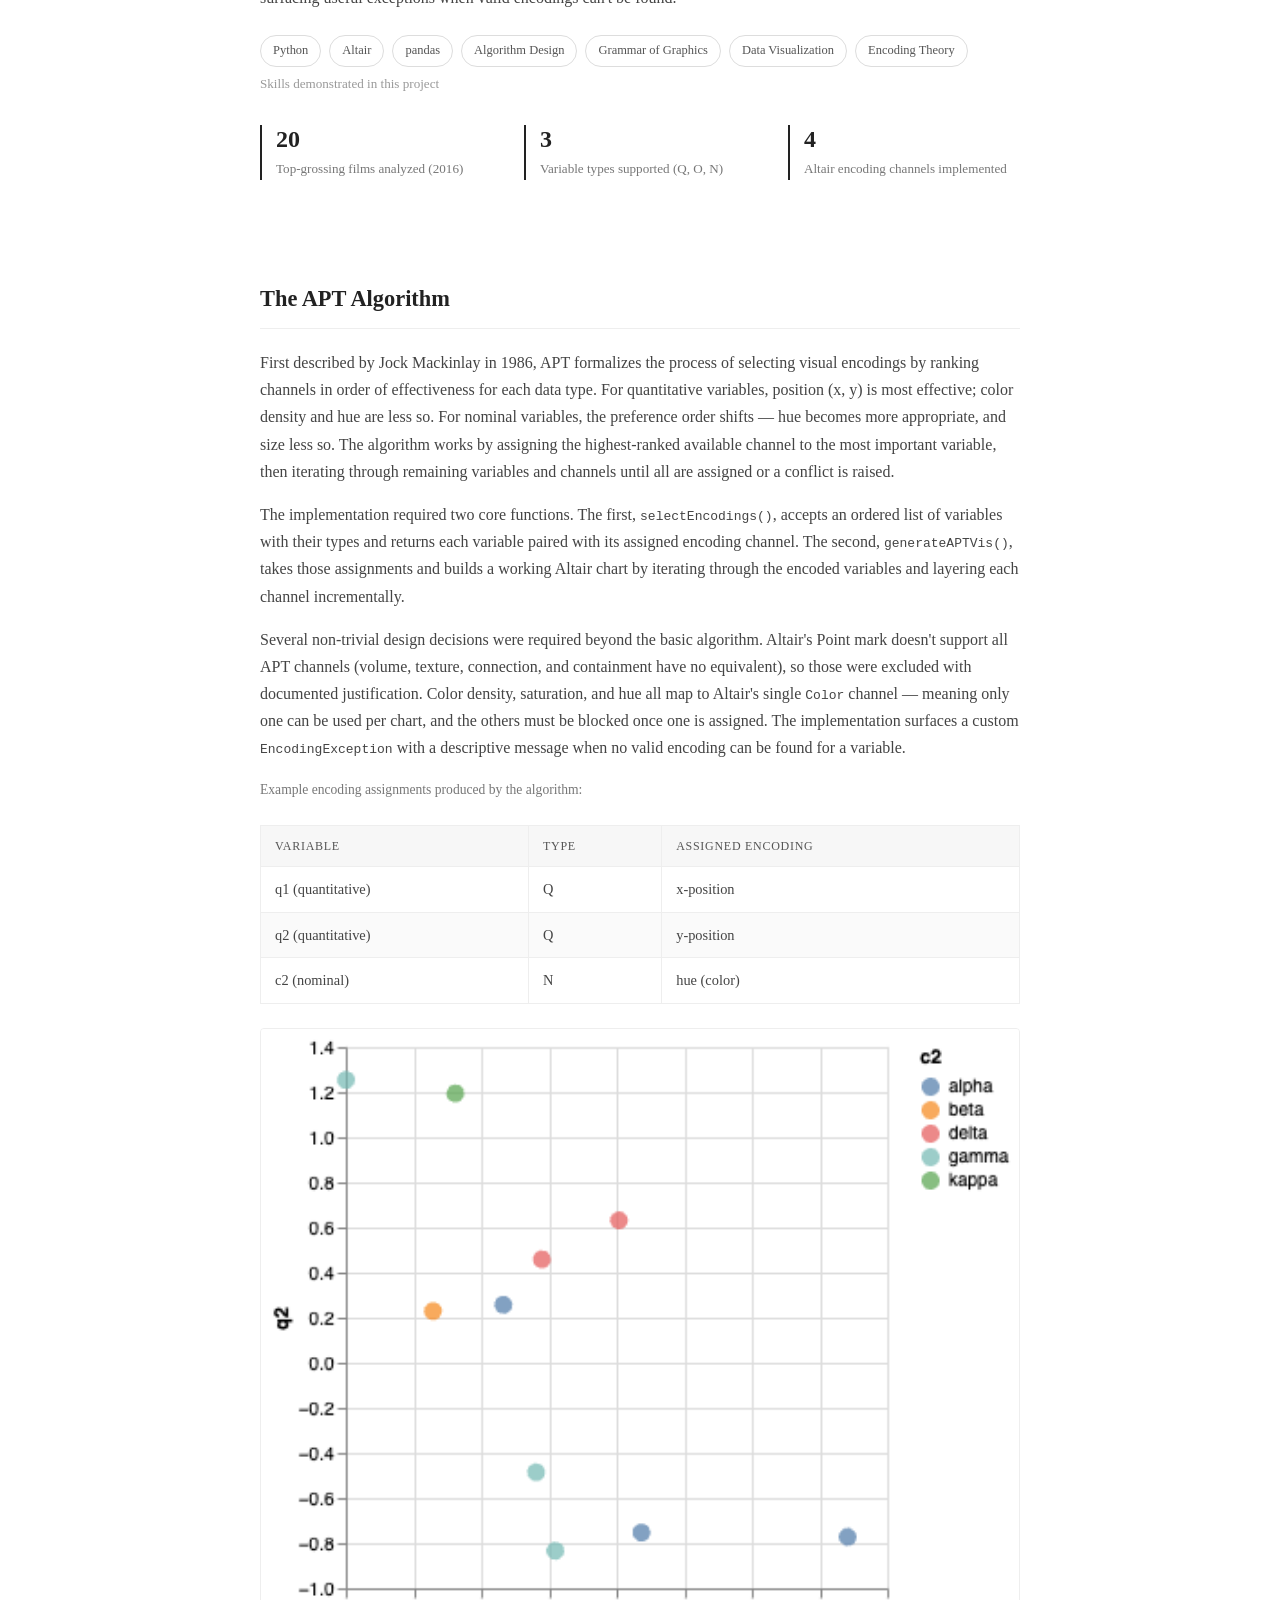
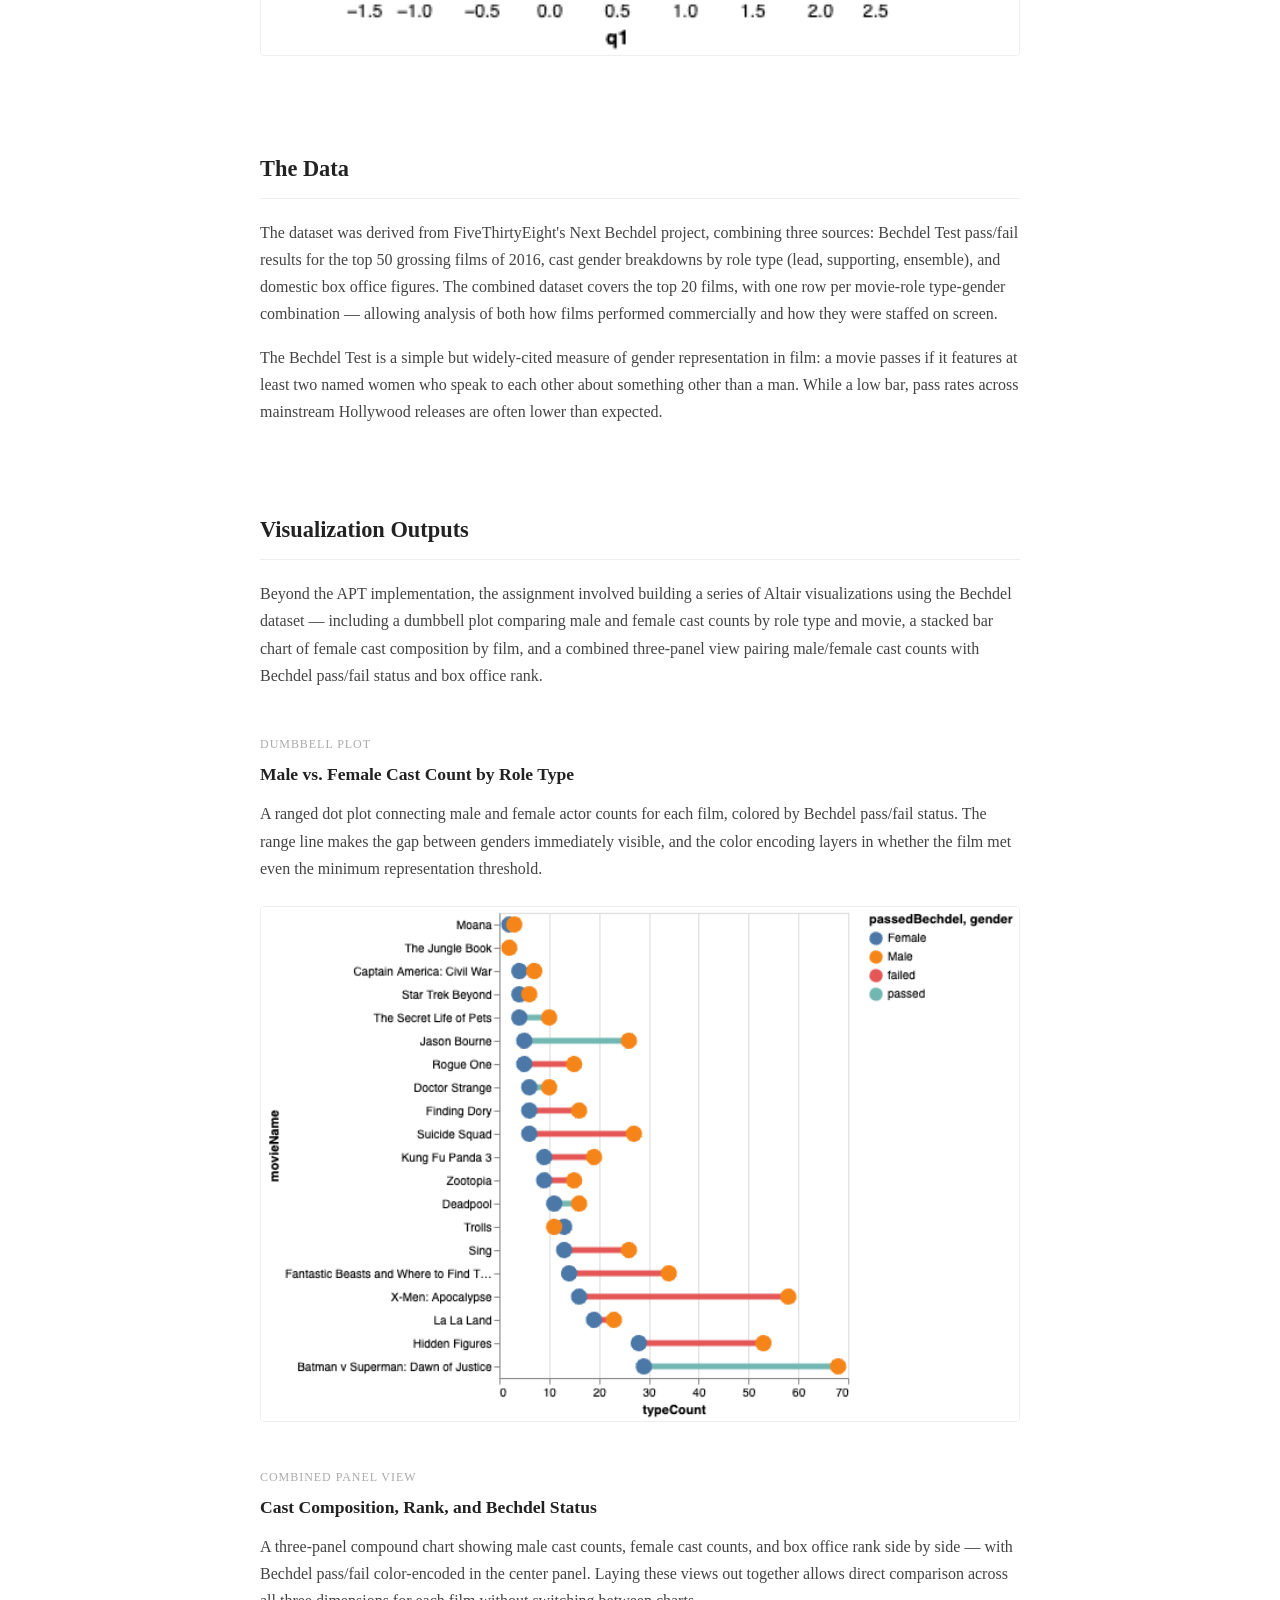
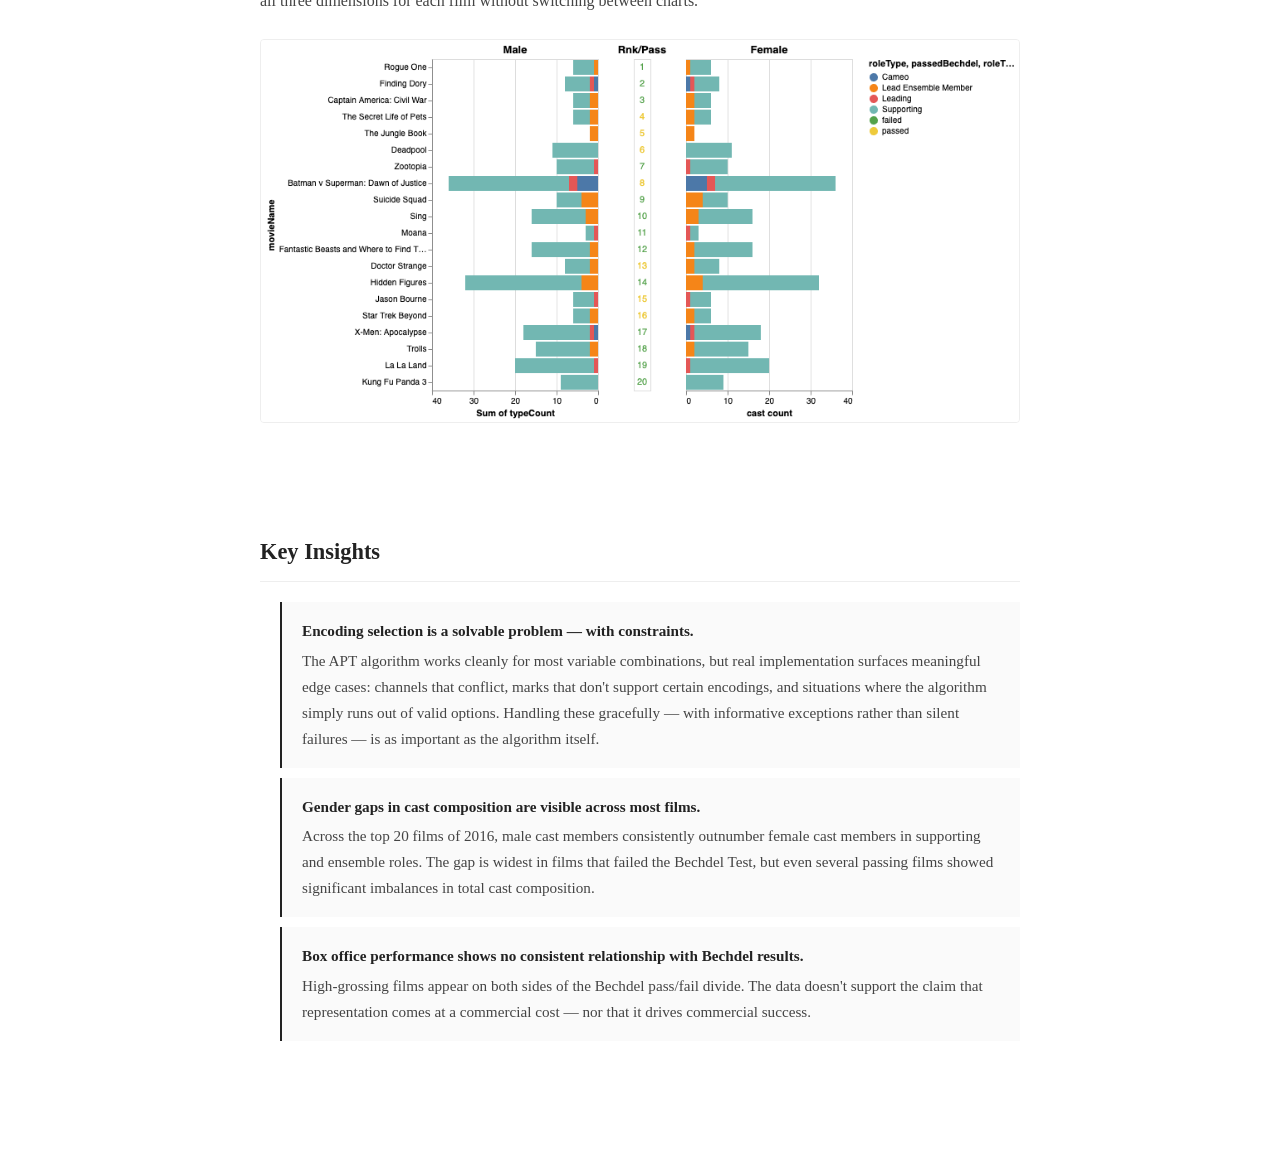
<file: projects/bechdel-apt.html>
<!DOCTYPE html>
<html lang="en">
<head>
  <meta charset="UTF-8" />
  <meta name="viewport" content="width=device-width, initial-scale=1.0"/>
  <title>Bechdel Test & APT Algorithm | Ryan McCurry</title>
  <link rel="icon" type="image/x-icon" href="../favicon.ico" />
  <link rel="stylesheet" href="../style.css" />
  <style>

    /* ── Back link ── */
    .back-link {
      display: inline-block;
      font-size: 0.9rem;
      color: #555;
      text-decoration: none;
      margin-bottom: 30px;
      letter-spacing: 0.02em;
    }
    .back-link:hover { color: #222; }
    .back-link::before { content: '← '; }

    /* ── TOC ── */
    .toc { margin: 30px 0 0; }
    .toc-inner {
      border: 1px solid #eee;
      padding: 20px 24px;
    }
    .toc-inner p {
      font-size: 0.75rem;
      text-transform: uppercase;
      letter-spacing: 0.1em;
      color: #aaa;
      margin-bottom: 10px;
    }
    .toc-inner ol {
      padding-left: 18px;
      margin: 0;
    }
    .toc-inner ol li { margin-bottom: 6px; }
    .toc-inner ol li a {
      font-size: 0.92rem;
      color: #555;
      text-decoration: none;
    }
    .toc-inner ol li a:hover {
      color: #222;
      text-decoration: underline;
    }

    /* ── Tags ── */
    .project-tags {
      display: flex;
      flex-wrap: wrap;
      gap: 8px;
    }
    .tag {
      font-size: 0.78rem;
      color: #555;
      border: 1px solid #ddd;
      padding: 4px 12px;
      border-radius: 20px;
      font-family: 'Georgia', serif;
    }

    /* ── Sections ── */
    .project-section { padding: 60px 0 10px; }
    .project-section h2 {
      font-size: 1.4rem;
      margin-bottom: 20px;
      border-bottom: 1px solid #eee;
      padding-bottom: 10px;
    }
    .project-section p {
      color: #444;
      margin-bottom: 16px;
    }
    .project-section ul {
      padding-left: 20px;
      color: #444;
    }
    .project-section ul li { margin-bottom: 10px; }

    /* ── Skill bullets (What This Means For You) ── */
    .skill-bullets {
      padding-left: 20px;
      margin: 0 0 16px;
      color: #444;
    }
    .skill-bullets li {
      margin-bottom: 8px;
      font-size: 0.95rem;
    }
    .skill-bullets li strong { color: #222; }

    .takeaway-note {
      color: #444;
      font-style: italic;
      font-size: 0.95rem;
      margin-bottom: 0;
    }
    .takeaway-note strong { color: #222; font-style: normal; }

    /* ── Stat blocks ── */
    .stat-row {
      display: flex;
      gap: 32px;
      margin: 30px 0;
      flex-wrap: wrap;
    }
    .stat {
      flex: 1;
      min-width: 130px;
      border-left: 2px solid #222;
      padding-left: 14px;
    }
    .stat .number {
      font-size: 1.5rem;
      font-weight: bold;
      color: #222;
      line-height: 1.2;
    }
    .stat .label {
      font-size: 0.82rem;
      color: #777;
      margin-top: 4px;
    }

    /* ── Screenshot placeholder ── */
    .screenshot-placeholder {
      background: #f7f7f7;
      border: 1px solid #eee;
      border-radius: 4px;
      display: flex;
      flex-direction: column;
      align-items: center;
      justify-content: center;
      padding: 48px 24px;
      margin: 24px 0;
      text-align: center;
      gap: 10px;
    }
    .screenshot-placeholder .ph-icon {
      font-size: 2rem;
      opacity: 0.3;
    }
    .screenshot-placeholder .ph-label {
      font-size: 0.85rem;
      color: #aaa;
      font-family: 'Georgia', serif;
    }

    /* ── Screenshot (real image, once added) ── */
    .screenshot {
      width: 100%;
      border: 1px solid #eee;
      border-radius: 4px;
      display: block;
      margin: 24px 0;
    }

    /* ── Viz blocks ── */
    .viz-block {
      margin: 40px 0;
    }
    .viz-block h3 {
      font-size: 1.1rem;
      margin-bottom: 10px;
      color: #222;
    }
    .viz-block p {
      color: #444;
      margin-bottom: 0;
    }
    .viz-label {
      display: inline-block;
      font-size: 0.75rem;
      text-transform: uppercase;
      letter-spacing: 0.08em;
      color: #aaa;
      margin-bottom: 6px;
    }

    /* ── Insight callout ── */
    .insight-list {
      list-style: none;
      padding: 0;
      margin: 0;
    }
    .insight-list li {
      padding: 16px 20px;
      border-left: 2px solid #222;
      margin-bottom: 14px;
      background: #fafafa;
      color: #444;
      font-size: 0.95rem;
    }
    .insight-list li strong {
      display: block;
      color: #222;
      margin-bottom: 4px;
    }

    /* ── APT table ── */
    .apt-table {
      width: 100%;
      border-collapse: collapse;
      margin: 24px 0;
      font-size: 0.9rem;
    }
    .apt-table th {
      text-align: left;
      padding: 10px 14px;
      background: #f7f7f7;
      border: 1px solid #eee;
      color: #555;
      font-weight: normal;
      font-size: 0.75rem;
      text-transform: uppercase;
      letter-spacing: 0.06em;
    }
    .apt-table td {
      padding: 10px 14px;
      border: 1px solid #eee;
      color: #444;
      vertical-align: top;
    }
    .apt-table tr:nth-child(even) td {
      background: #fafafa;
    }

    .page-end { padding-bottom: 100px; }

  </style>
</head>
<body>

  <nav>
    <span class="nav-name">Ryan McCurry</span>
    <ul>
      <li><a href="../index.html#about">Home</a></li>
      <li><a href="../index.html#projects">Projects &amp; Coursework</a></li>
      <li><a href="../resume.html">Resume</a></li>
    </ul>
  </nav>

  <div style="max-width: 800px; margin: 0 auto; padding: 80px 20px 0;">

    <a href="../index.html#projects" class="back-link">Back to Projects</a>
    <h1 style="font-size: 2.2rem; margin-bottom: 10px;">Gender Representation in Film: Implementing the APT Visualization Algorithm</h1>
    <p style="font-size: 1rem; color: #777; font-style: italic; margin-bottom: 30px;">
      Information Visualization I &nbsp;·&nbsp; University of Michigan &nbsp;·&nbsp; October 2025
    </p>

    <div class="toc">
      <div class="toc-inner">
        <p>On this page</p>
        <ol>
          <li><a href="#takeaway">What This Means For You</a></li>
          <li><a href="#overview">Project Overview</a></li>
          <li><a href="#apt">The APT Algorithm</a></li>
          <li><a href="#data">The Data</a></li>
          <li><a href="#visualizations">Visualization Outputs</a></li>
          <li><a href="#insights">Key Insights</a></li>
        </ol>
      </div>
    </div>

    <!-- 0. What This Means For You -->
    <section class="project-section" id="takeaway">
      <h2>What This Means For You</h2>
      <p>
        This project shows I can turn a published algorithm into a working system, not just use pre-built tools. Skills that matter for recruiters:
      </p>
      <ul class="skill-bullets">
        <li><strong>Algorithm implementation from a research paper</strong> — Translated Mackinlay's 1986 APT algorithm from academic description into working Python/Altair code, including edge-case handling — the same skill as implementing any published method from a paper rather than just calling a library.</li>
        <li><strong>Systems thinking under real constraints</strong> — Resolved channel conflicts (e.g., color density/saturation/hue all mapping to one Altair property) and built custom exception handling instead of letting the system fail silently.</li>
        <li><strong>Applied visualization theory</strong> — Used the algorithm's own encoding logic to build real charts (dumbbell plots, compound panel views) on a live dataset, connecting theory directly to practice.</li>
        <li><strong>Working with combined, messy datasets</strong> — Merged three separate data sources (Bechdel results, cast demographics, box office figures) into one analysis-ready structure.</li>
      </ul>
      <p class="takeaway-note"><strong>Takeaway:</strong> I can go from a research paper to a working system, not just apply pre-built tools — a skill that transfers directly to building custom analytics or visualization tooling on the job.</p>
    </section>

    <!-- 1. Project Overview -->
    <section class="project-section" id="overview">
      <h2>Project Overview</h2>
      <p>
        This project was completed as part of SIADS 522: Information Visualization I at the University of Michigan. The assignment had two components: implementing the Mackinlay APT (A Presentation Tool) algorithm — a classic system for automatically selecting optimal visual encodings for a given set of variables — and applying it to analyze gender representation in the top 20 grossing films of 2016 alongside their Bechdel Test results.
      </p>
      <p>
        The APT algorithm formalizes something visualization practitioners do intuitively: given a set of variables and their data types, which visual channels (position, color, shape, size) should be assigned to which variables, and in what order? Implementing it from scratch required translating the algorithm's ranked encoding preferences into a functioning Python system, handling conflicts between channels that map to the same underlying Altair property, and surfacing useful exceptions when valid encodings can't be found.
      </p>

      <div class="project-tags" style="margin: 24px 0 6px;">
        <span class="tag">Python</span>
        <span class="tag">Altair</span>
        <span class="tag">pandas</span>
        <span class="tag">Algorithm Design</span>
        <span class="tag">Grammar of Graphics</span>
        <span class="tag">Data Visualization</span>
        <span class="tag">Encoding Theory</span>
      </div>
      <p style="font-size: 0.82rem; color: #999; margin-top: 6px; margin-bottom: 0;">Skills demonstrated in this project</p>

      <div class="stat-row">
        <div class="stat">
          <div class="number">20</div>
          <div class="label">Top-grossing films analyzed (2016)</div>
        </div>
        <div class="stat">
          <div class="number">3</div>
          <div class="label">Variable types supported (Q, O, N)</div>
        </div>
        <div class="stat">
          <div class="number">4</div>
          <div class="label">Altair encoding channels implemented</div>
        </div>
      </div>
    </section>

    <!-- 2. The APT Algorithm -->
    <section class="project-section" id="apt">
      <h2>The APT Algorithm</h2>
      <p>
        First described by Jock Mackinlay in 1986, APT formalizes the process of selecting visual encodings by ranking channels in order of effectiveness for each data type. For quantitative variables, position (x, y) is most effective; color density and hue are less so. For nominal variables, the preference order shifts — hue becomes more appropriate, and size less so. The algorithm works by assigning the highest-ranked available channel to the most important variable, then iterating through remaining variables and channels until all are assigned or a conflict is raised.
      </p>
      <p>
        The implementation required two core functions. The first, <code>selectEncodings()</code>, accepts an ordered list of variables with their types and returns each variable paired with its assigned encoding channel. The second, <code>generateAPTVis()</code>, takes those assignments and builds a working Altair chart by iterating through the encoded variables and layering each channel incrementally.
      </p>
      <p>
        Several non-trivial design decisions were required beyond the basic algorithm. Altair's Point mark doesn't support all APT channels (volume, texture, connection, and containment have no equivalent), so those were excluded with documented justification. Color density, saturation, and hue all map to Altair's single <code>Color</code> channel — meaning only one can be used per chart, and the others must be blocked once one is assigned. The implementation surfaces a custom <code>EncodingException</code> with a descriptive message when no valid encoding can be found for a variable.
      </p>

      <p style="font-size: 0.85rem; color: #777; margin-bottom: 6px;">Example encoding assignments produced by the algorithm:</p>
      <table class="apt-table">
        <thead>
          <tr>
            <th>Variable</th>
            <th>Type</th>
            <th>Assigned Encoding</th>
          </tr>
        </thead>
        <tbody>
          <tr><td>q1 (quantitative)</td><td>Q</td><td>x-position</td></tr>
          <tr><td>q2 (quantitative)</td><td>Q</td><td>y-position</td></tr>
          <tr><td>c2 (nominal)</td><td>N</td><td>hue (color)</td></tr>
        </tbody>
      </table>

      <img src="../assets/img/apt-output.png" class="screenshot" alt="APT algorithm visualization output" />
    </section>

    <!-- 3. The Data -->
    <section class="project-section" id="data">
      <h2>The Data</h2>
      <p>
        The dataset was derived from FiveThirtyEight's Next Bechdel project, combining three sources: Bechdel Test pass/fail results for the top 50 grossing films of 2016, cast gender breakdowns by role type (lead, supporting, ensemble), and domestic box office figures. The combined dataset covers the top 20 films, with one row per movie-role type-gender combination — allowing analysis of both how films performed commercially and how they were staffed on screen.
      </p>
      <p>
        The Bechdel Test is a simple but widely-cited measure of gender representation in film: a movie passes if it features at least two named women who speak to each other about something other than a man. While a low bar, pass rates across mainstream Hollywood releases are often lower than expected.
      </p>
    </section>

    <!-- 4. Visualization Outputs -->
    <section class="project-section" id="visualizations">
      <h2>Visualization Outputs</h2>
      <p>
        Beyond the APT implementation, the assignment involved building a series of Altair visualizations using the Bechdel dataset — including a dumbbell plot comparing male and female cast counts by role type and movie, a stacked bar chart of female cast composition by film, and a combined three-panel view pairing male/female cast counts with Bechdel pass/fail status and box office rank.
      </p>

      <div class="viz-block">
        <span class="viz-label">Dumbbell Plot</span>
        <h3>Male vs. Female Cast Count by Role Type</h3>
        <p>
          A ranged dot plot connecting male and female actor counts for each film, colored by Bechdel pass/fail status. The range line makes the gap between genders immediately visible, and the color encoding layers in whether the film met even the minimum representation threshold.
        </p>
        <img src="../assets/img/bechdel-dumbbell.png" class="screenshot" alt="Dumbbell plot of cast counts by gender" />
      </div>

      <div class="viz-block">
        <span class="viz-label">Combined Panel View</span>
        <h3>Cast Composition, Rank, and Bechdel Status</h3>
        <p>
          A three-panel compound chart showing male cast counts, female cast counts, and box office rank side by side — with Bechdel pass/fail color-encoded in the center panel. Laying these views out together allows direct comparison across all three dimensions for each film without switching between charts.
        </p>
        <img src="../assets/img/bechdel-panel.png" class="screenshot" alt="Three-panel compound chart" />
      </div>
    </section>

    <!-- 5. Key Insights -->
    <section class="project-section page-end" id="insights">
      <h2>Key Insights</h2>
      <ul class="insight-list">
        <li>
          <strong>Encoding selection is a solvable problem — with constraints.</strong>
          The APT algorithm works cleanly for most variable combinations, but real implementation surfaces meaningful edge cases: channels that conflict, marks that don't support certain encodings, and situations where the algorithm simply runs out of valid options. Handling these gracefully — with informative exceptions rather than silent failures — is as important as the algorithm itself.
        </li>
        <li>
          <strong>Gender gaps in cast composition are visible across most films.</strong>
          Across the top 20 films of 2016, male cast members consistently outnumber female cast members in supporting and ensemble roles. The gap is widest in films that failed the Bechdel Test, but even several passing films showed significant imbalances in total cast composition.
        </li>
        <li>
          <strong>Box office performance shows no consistent relationship with Bechdel results.</strong>
          High-grossing films appear on both sides of the Bechdel pass/fail divide. The data doesn't support the claim that representation comes at a commercial cost — nor that it drives commercial success.
        </li>
      </ul>
    </section>

  </div>

</body>
</html>
</file>
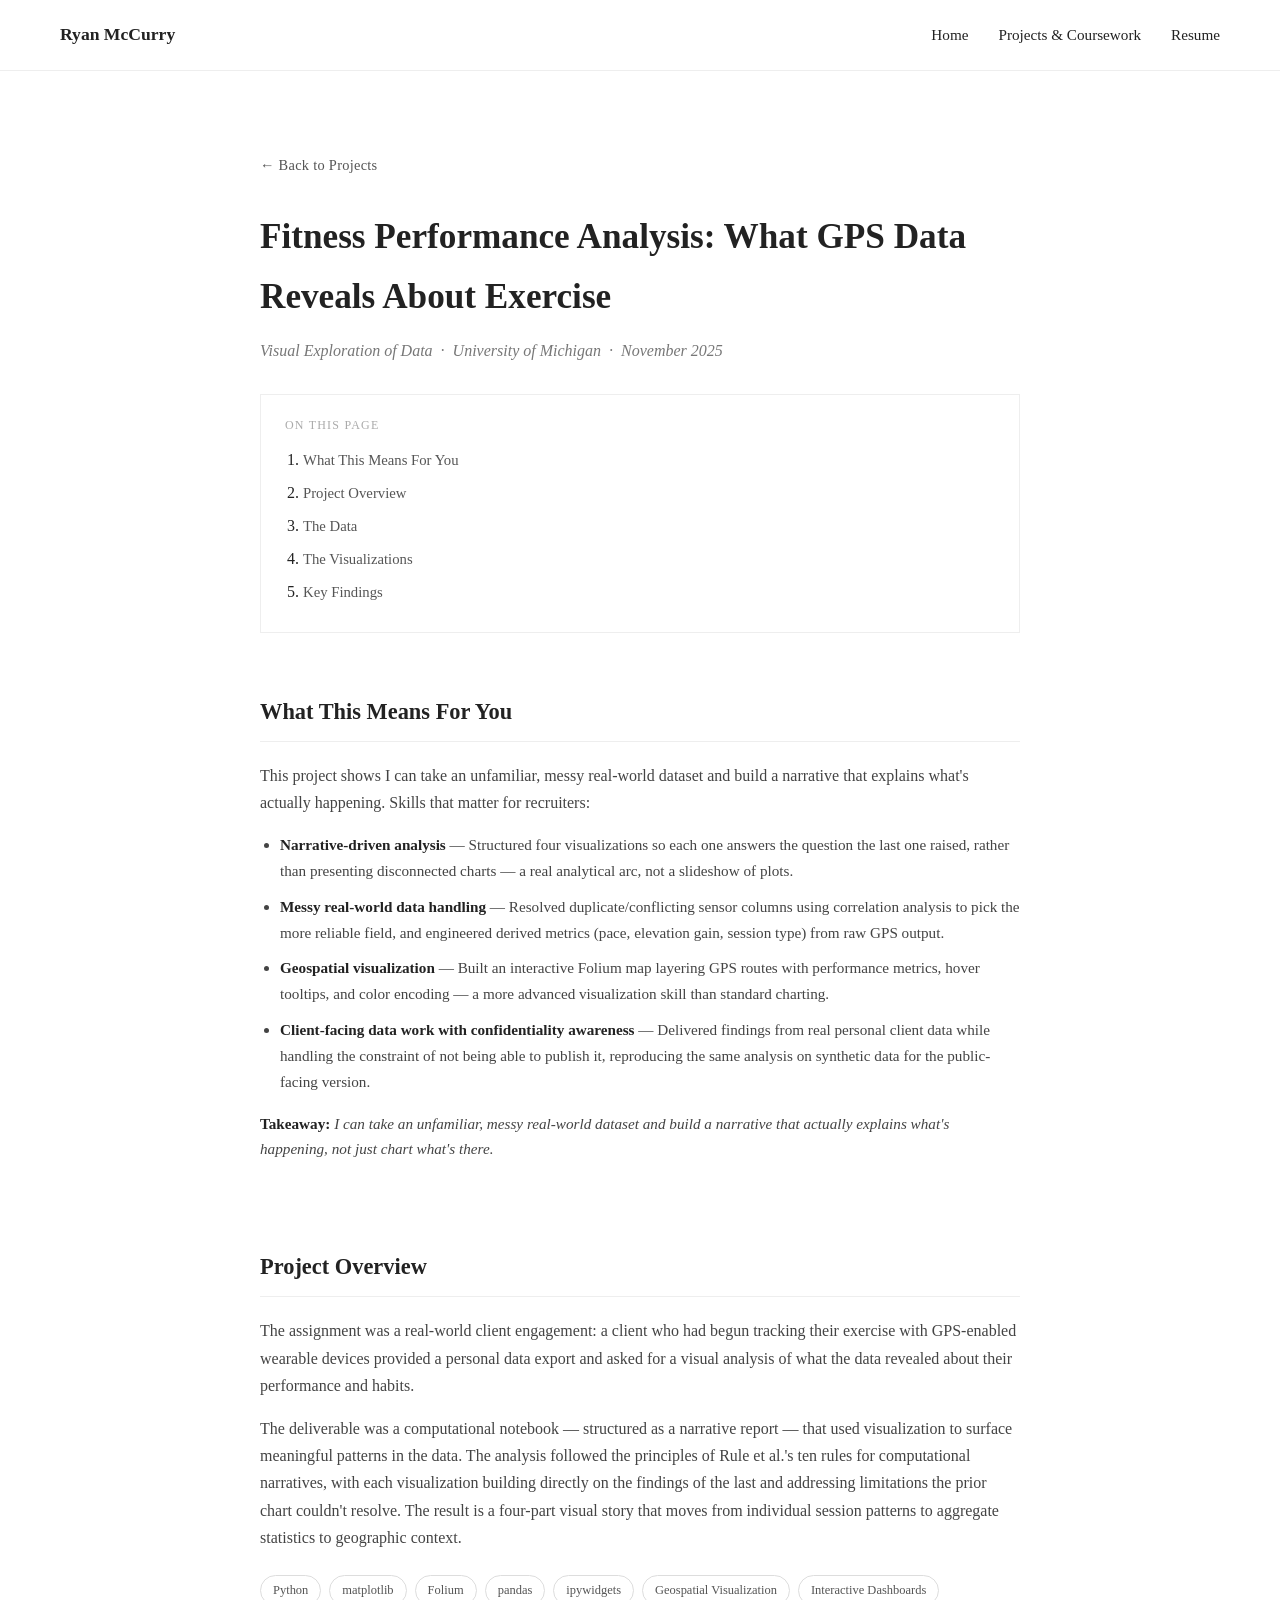
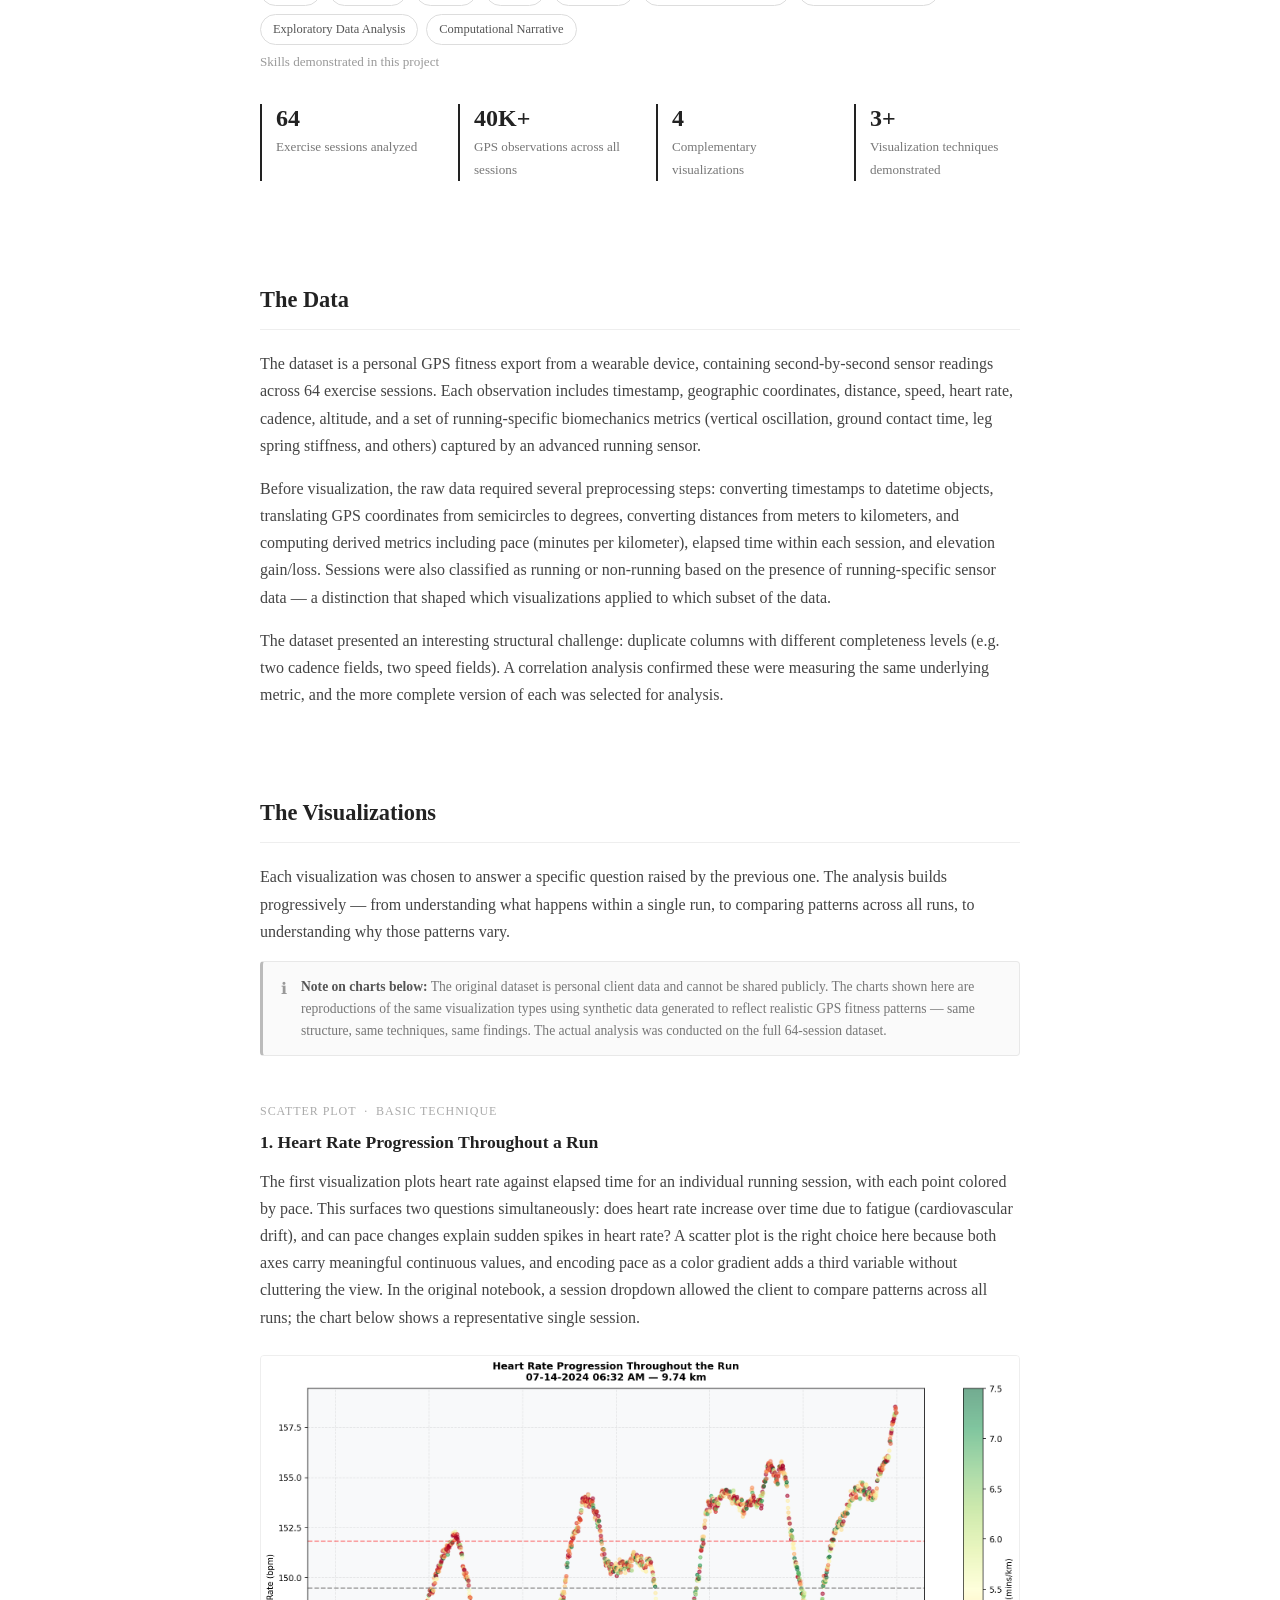
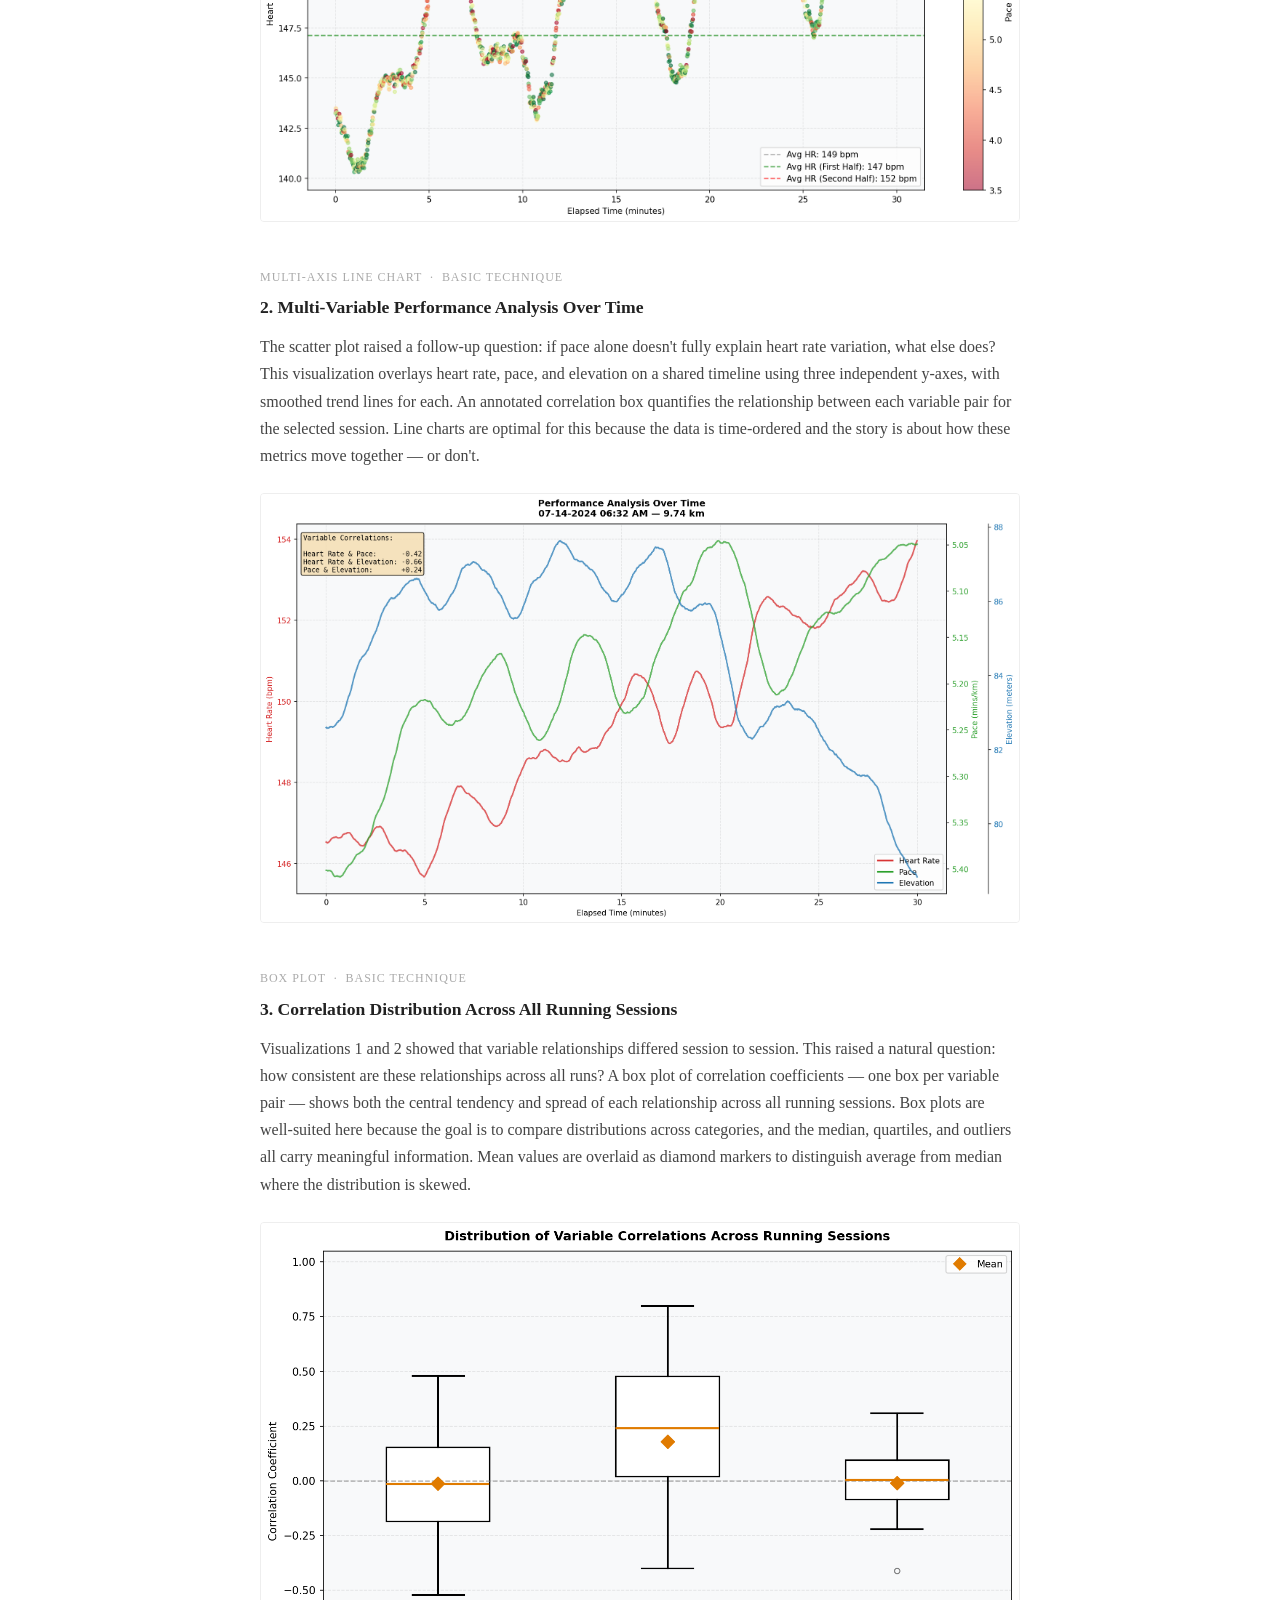
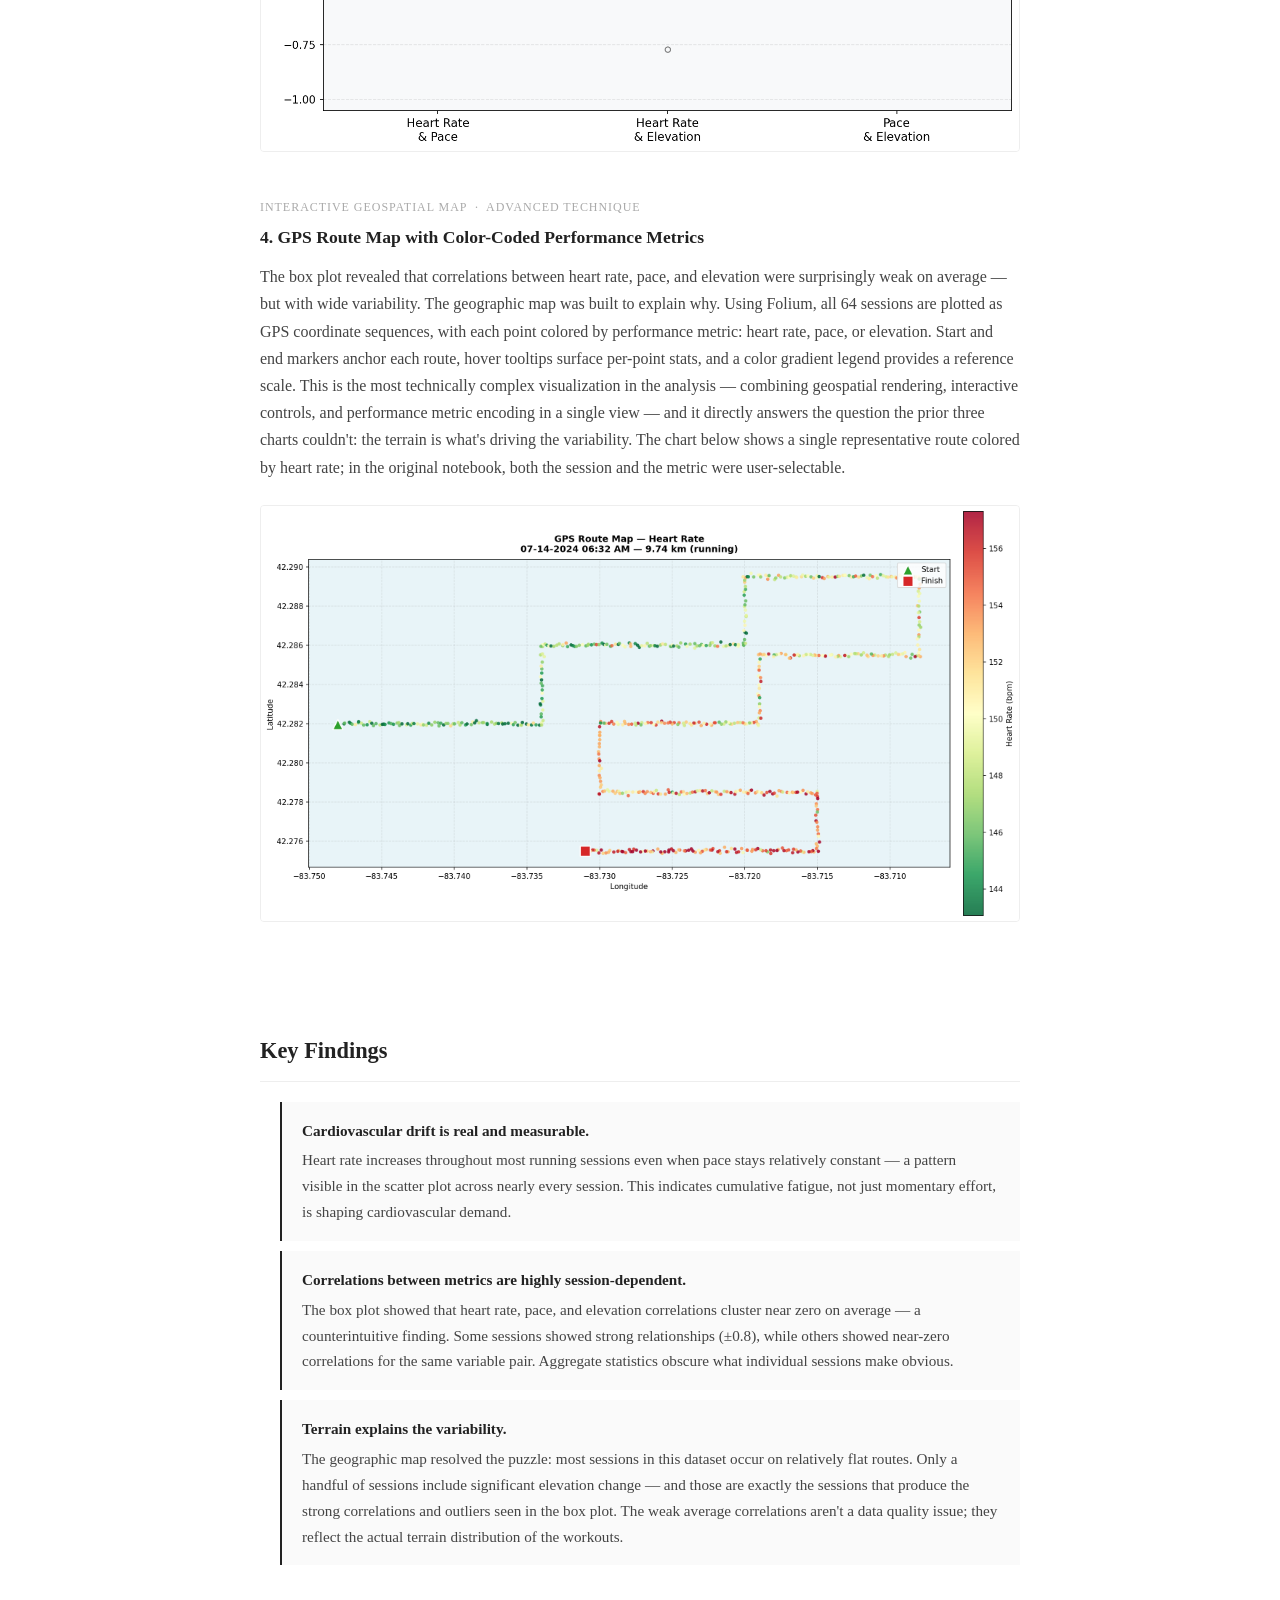
<file: projects/fitness-performance-analysis.html>
<!DOCTYPE html>
<html lang="en">
<head>
  <meta charset="UTF-8" />
  <meta name="viewport" content="width=device-width, initial-scale=1.0"/>
  <title>Fitness Performance Analysis | Ryan McCurry</title>
  <link rel="icon" type="image/x-icon" href="../favicon.ico" />
  <link rel="stylesheet" href="../style.css" />
  <style>

    /* ── Back link ── */
    .back-link {
      display: inline-block;
      font-size: 0.9rem;
      color: #555;
      text-decoration: none;
      margin-bottom: 30px;
      letter-spacing: 0.02em;
    }
    .back-link:hover { color: #222; }
    .back-link::before { content: '← '; }

    /* ── TOC ── */
    .toc { margin: 30px 0 0; }
    .toc-inner {
      border: 1px solid #eee;
      padding: 20px 24px;
    }
    .toc-inner p {
      font-size: 0.75rem;
      text-transform: uppercase;
      letter-spacing: 0.1em;
      color: #aaa;
      margin-bottom: 10px;
    }
    .toc-inner ol {
      padding-left: 18px;
      margin: 0;
    }
    .toc-inner ol li { margin-bottom: 6px; }
    .toc-inner ol li a {
      font-size: 0.92rem;
      color: #555;
      text-decoration: none;
    }
    .toc-inner ol li a:hover {
      color: #222;
      text-decoration: underline;
    }

    /* ── Tags ── */
    .project-tags {
      display: flex;
      flex-wrap: wrap;
      gap: 8px;
    }
    .tag {
      font-size: 0.78rem;
      color: #555;
      border: 1px solid #ddd;
      padding: 4px 12px;
      border-radius: 20px;
      font-family: 'Georgia', serif;
    }

    /* ── Sections ── */
    .project-section { padding: 60px 0 10px; }
    .project-section h2 {
      font-size: 1.4rem;
      margin-bottom: 20px;
      border-bottom: 1px solid #eee;
      padding-bottom: 10px;
    }
    .project-section p {
      color: #444;
      margin-bottom: 16px;
    }
    .project-section ul {
      padding-left: 20px;
      color: #444;
    }
    .project-section ul li { margin-bottom: 10px; }

    /* ── Skill bullets (What This Means For You) ── */
    .skill-bullets {
      padding-left: 20px;
      margin: 0 0 16px;
      color: #444;
    }
    .skill-bullets li {
      margin-bottom: 8px;
      font-size: 0.95rem;
    }
    .skill-bullets li strong { color: #222; }

    .takeaway-note {
      color: #444;
      font-style: italic;
      font-size: 0.95rem;
      margin-bottom: 0;
    }
    .takeaway-note strong { color: #222; font-style: normal; }

    /* ── Stat blocks ── */
    .stat-row {
      display: flex;
      gap: 32px;
      margin: 30px 0;
      flex-wrap: wrap;
    }
    .stat {
      flex: 1;
      min-width: 130px;
      border-left: 2px solid #222;
      padding-left: 14px;
    }
    .stat .number {
      font-size: 1.5rem;
      font-weight: bold;
      color: #222;
      line-height: 1.2;
    }
    .stat .label {
      font-size: 0.82rem;
      color: #777;
      margin-top: 4px;
    }

    /* ── Screenshot (real image) ── */
    .screenshot {
      width: 100%;
      border: 1px solid #eee;
      border-radius: 4px;
      display: block;
      margin: 24px 0;
    }

    /* ── Synthetic data notice ── */
    .synthetic-notice {
      display: flex;
      gap: 14px;
      align-items: flex-start;
      background: #fafafa;
      border: 1px solid #e8e8e8;
      border-left: 3px solid #bbb;
      border-radius: 4px;
      padding: 14px 18px;
      margin: 0 0 32px;
    }
    .synthetic-notice .notice-icon {
      font-size: 1rem;
      line-height: 1.6;
      flex-shrink: 0;
      color: #999;
    }
    .synthetic-notice p {
      font-size: 0.85rem;
      color: #777;
      margin: 0;
      line-height: 1.6;
    }
    .synthetic-notice p strong {
      color: #555;
    }

    /* ── Viz blocks ── */
    .viz-block {
      margin: 40px 0;
    }
    .viz-block h3 {
      font-size: 1.1rem;
      margin-bottom: 10px;
      color: #222;
    }
    .viz-block p {
      color: #444;
      margin-bottom: 0;
    }
    .viz-label {
      display: inline-block;
      font-size: 0.75rem;
      text-transform: uppercase;
      letter-spacing: 0.08em;
      color: #aaa;
      margin-bottom: 6px;
    }

    /* ── Insight callout ── */
    .insight-list {
      list-style: none;
      padding: 0;
      margin: 0;
    }
    .insight-list li {
      padding: 16px 20px;
      border-left: 2px solid #222;
      margin-bottom: 14px;
      background: #fafafa;
      color: #444;
      font-size: 0.95rem;
    }
    .insight-list li strong {
      display: block;
      color: #222;
      margin-bottom: 4px;
    }

    .page-end { padding-bottom: 100px; }

  </style>
</head>
<body>

  <nav>
    <span class="nav-name">Ryan McCurry</span>
    <ul>
      <li><a href="../index.html#about">Home</a></li>
      <li><a href="../index.html#projects">Projects &amp; Coursework</a></li>
      <li><a href="../resume.html">Resume</a></li>
    </ul>
  </nav>

  <div style="max-width: 800px; margin: 0 auto; padding: 80px 20px 0;">

    <a href="../index.html#projects" class="back-link">Back to Projects</a>
    <h1 style="font-size: 2.2rem; margin-bottom: 10px;">Fitness Performance Analysis: What GPS Data Reveals About Exercise</h1>
    <p style="font-size: 1rem; color: #777; font-style: italic; margin-bottom: 30px;">
      Visual Exploration of Data &nbsp;·&nbsp; University of Michigan &nbsp;·&nbsp; November 2025
    </p>

    <div class="toc">
      <div class="toc-inner">
        <p>On this page</p>
        <ol>
          <li><a href="#takeaway">What This Means For You</a></li>
          <li><a href="#overview">Project Overview</a></li>
          <li><a href="#data">The Data</a></li>
          <li><a href="#visualizations">The Visualizations</a></li>
          <li><a href="#findings">Key Findings</a></li>
        </ol>
      </div>
    </div>

    <!-- 0. What This Means For You -->
    <section class="project-section" id="takeaway">
      <h2>What This Means For You</h2>
      <p>
        This project shows I can take an unfamiliar, messy real-world dataset and build a narrative that explains what's actually happening. Skills that matter for recruiters:
      </p>
      <ul class="skill-bullets">
        <li><strong>Narrative-driven analysis</strong> — Structured four visualizations so each one answers the question the last one raised, rather than presenting disconnected charts — a real analytical arc, not a slideshow of plots.</li>
        <li><strong>Messy real-world data handling</strong> — Resolved duplicate/conflicting sensor columns using correlation analysis to pick the more reliable field, and engineered derived metrics (pace, elevation gain, session type) from raw GPS output.</li>
        <li><strong>Geospatial visualization</strong> — Built an interactive Folium map layering GPS routes with performance metrics, hover tooltips, and color encoding — a more advanced visualization skill than standard charting.</li>
        <li><strong>Client-facing data work with confidentiality awareness</strong> — Delivered findings from real personal client data while handling the constraint of not being able to publish it, reproducing the same analysis on synthetic data for the public-facing version.</li>
      </ul>
      <p class="takeaway-note"><strong>Takeaway:</strong> I can take an unfamiliar, messy real-world dataset and build a narrative that actually explains what's happening, not just chart what's there.</p>
    </section>

    <!-- 1. Project Overview -->
    <section class="project-section" id="overview">
      <h2>Project Overview</h2>
      <p>
        The assignment was a real-world client engagement: a client who had begun tracking their exercise with GPS-enabled wearable devices provided a personal data export and asked for a visual analysis of what the data revealed about their performance and habits.
      </p>
      <p>
        The deliverable was a computational notebook — structured as a narrative report — that used visualization to surface meaningful patterns in the data. The analysis followed the principles of Rule et al.'s ten rules for computational narratives, with each visualization building directly on the findings of the last and addressing limitations the prior chart couldn't resolve. The result is a four-part visual story that moves from individual session patterns to aggregate statistics to geographic context.
      </p>

      <div class="project-tags" style="margin: 24px 0 6px;">
        <span class="tag">Python</span>
        <span class="tag">matplotlib</span>
        <span class="tag">Folium</span>
        <span class="tag">pandas</span>
        <span class="tag">ipywidgets</span>
        <span class="tag">Geospatial Visualization</span>
        <span class="tag">Interactive Dashboards</span>
        <span class="tag">Exploratory Data Analysis</span>
        <span class="tag">Computational Narrative</span>
      </div>
      <p style="font-size: 0.82rem; color: #999; margin-top: 6px; margin-bottom: 0;">Skills demonstrated in this project</p>

      <div class="stat-row">
        <div class="stat">
          <div class="number">64</div>
          <div class="label">Exercise sessions analyzed</div>
        </div>
        <div class="stat">
          <div class="number">40K+</div>
          <div class="label">GPS observations across all sessions</div>
        </div>
        <div class="stat">
          <div class="number">4</div>
          <div class="label">Complementary visualizations</div>
        </div>
        <div class="stat">
          <div class="number">3+</div>
          <div class="label">Visualization techniques demonstrated</div>
        </div>
      </div>
    </section>

    <!-- 2. The Data -->
    <section class="project-section" id="data">
      <h2>The Data</h2>
      <p>
        The dataset is a personal GPS fitness export from a wearable device, containing second-by-second sensor readings across 64 exercise sessions. Each observation includes timestamp, geographic coordinates, distance, speed, heart rate, cadence, altitude, and a set of running-specific biomechanics metrics (vertical oscillation, ground contact time, leg spring stiffness, and others) captured by an advanced running sensor.
      </p>
      <p>
        Before visualization, the raw data required several preprocessing steps: converting timestamps to datetime objects, translating GPS coordinates from semicircles to degrees, converting distances from meters to kilometers, and computing derived metrics including pace (minutes per kilometer), elapsed time within each session, and elevation gain/loss. Sessions were also classified as running or non-running based on the presence of running-specific sensor data — a distinction that shaped which visualizations applied to which subset of the data.
      </p>
      <p>
        The dataset presented an interesting structural challenge: duplicate columns with different completeness levels (e.g. two cadence fields, two speed fields). A correlation analysis confirmed these were measuring the same underlying metric, and the more complete version of each was selected for analysis.
      </p>
    </section>

    <!-- 3. Visualizations -->
    <section class="project-section" id="visualizations">
      <h2>The Visualizations</h2>
      <p>
        Each visualization was chosen to answer a specific question raised by the previous one. The analysis builds progressively — from understanding what happens within a single run, to comparing patterns across all runs, to understanding why those patterns vary.
      </p>

      <div class="synthetic-notice">
        <span class="notice-icon">ℹ</span>
        <p><strong>Note on charts below:</strong> The original dataset is personal client data and cannot be shared publicly. The charts shown here are reproductions of the same visualization types using synthetic data generated to reflect realistic GPS fitness patterns — same structure, same techniques, same findings. The actual analysis was conducted on the full 64-session dataset.</p>
      </div>

      <!-- Viz 1 -->
      <div class="viz-block">
        <span class="viz-label">Scatter Plot &nbsp;·&nbsp; Basic Technique</span>
        <h3>1. Heart Rate Progression Throughout a Run</h3>
        <p>
          The first visualization plots heart rate against elapsed time for an individual running session, with each point colored by pace. This surfaces two questions simultaneously: does heart rate increase over time due to fatigue (cardiovascular drift), and can pace changes explain sudden spikes in heart rate? A scatter plot is the right choice here because both axes carry meaningful continuous values, and encoding pace as a color gradient adds a third variable without cluttering the view. In the original notebook, a session dropdown allowed the client to compare patterns across all runs; the chart below shows a representative single session.
        </p>
        <img src="../assets/img/fitness-scatter.png" class="screenshot" alt="Heart rate progression scatter plot — red points indicate faster pace, green points indicate slower pace" />
      </div>

      <!-- Viz 2 -->
      <div class="viz-block">
        <span class="viz-label">Multi-Axis Line Chart &nbsp;·&nbsp; Basic Technique</span>
        <h3>2. Multi-Variable Performance Analysis Over Time</h3>
        <p>
          The scatter plot raised a follow-up question: if pace alone doesn't fully explain heart rate variation, what else does? This visualization overlays heart rate, pace, and elevation on a shared timeline using three independent y-axes, with smoothed trend lines for each. An annotated correlation box quantifies the relationship between each variable pair for the selected session. Line charts are optimal for this because the data is time-ordered and the story is about how these metrics move together — or don't.
        </p>
        <img src="../assets/img/fitness-multiaxis.png" class="screenshot" alt="Multi-axis time series showing heart rate, pace, and elevation over a single run" />
      </div>

      <!-- Viz 3 -->
      <div class="viz-block">
        <span class="viz-label">Box Plot &nbsp;·&nbsp; Basic Technique</span>
        <h3>3. Correlation Distribution Across All Running Sessions</h3>
        <p>
          Visualizations 1 and 2 showed that variable relationships differed session to session. This raised a natural question: how consistent are these relationships across all runs? A box plot of correlation coefficients — one box per variable pair — shows both the central tendency and spread of each relationship across all running sessions. Box plots are well-suited here because the goal is to compare distributions across categories, and the median, quartiles, and outliers all carry meaningful information. Mean values are overlaid as diamond markers to distinguish average from median where the distribution is skewed.
        </p>
        <img src="../assets/img/fitness-boxplot.png" class="screenshot" alt="Box plot showing distribution of Pearson correlations between heart rate, pace, and elevation across all running sessions" />
      </div>

      <!-- Viz 4 -->
      <div class="viz-block">
        <span class="viz-label">Interactive Geospatial Map &nbsp;·&nbsp; Advanced Technique</span>
        <h3>4. GPS Route Map with Color-Coded Performance Metrics</h3>
        <p>
          The box plot revealed that correlations between heart rate, pace, and elevation were surprisingly weak on average — but with wide variability. The geographic map was built to explain why. Using Folium, all 64 sessions are plotted as GPS coordinate sequences, with each point colored by performance metric: heart rate, pace, or elevation. Start and end markers anchor each route, hover tooltips surface per-point stats, and a color gradient legend provides a reference scale. This is the most technically complex visualization in the analysis — combining geospatial rendering, interactive controls, and performance metric encoding in a single view — and it directly answers the question the prior three charts couldn't: the terrain is what's driving the variability. The chart below shows a single representative route colored by heart rate; in the original notebook, both the session and the metric were user-selectable.
        </p>
        <img src="../assets/img/fitness-map.png" class="screenshot" alt="GPS route map with points color-coded by heart rate, showing a single running session" />
      </div>
    </section>

    <!-- 4. Key Findings -->
    <section class="project-section page-end" id="findings">
      <h2>Key Findings</h2>
      <ul class="insight-list">
        <li>
          <strong>Cardiovascular drift is real and measurable.</strong>
          Heart rate increases throughout most running sessions even when pace stays relatively constant — a pattern visible in the scatter plot across nearly every session. This indicates cumulative fatigue, not just momentary effort, is shaping cardiovascular demand.
        </li>
        <li>
          <strong>Correlations between metrics are highly session-dependent.</strong>
          The box plot showed that heart rate, pace, and elevation correlations cluster near zero on average — a counterintuitive finding. Some sessions showed strong relationships (±0.8), while others showed near-zero correlations for the same variable pair. Aggregate statistics obscure what individual sessions make obvious.
        </li>
        <li>
          <strong>Terrain explains the variability.</strong>
          The geographic map resolved the puzzle: most sessions in this dataset occur on relatively flat routes. Only a handful of sessions include significant elevation change — and those are exactly the sessions that produce the strong correlations and outliers seen in the box plot. The weak average correlations aren't a data quality issue; they reflect the actual terrain distribution of the workouts.
        </li>
      </ul>
    </section>

  </div>

</body>
</html>
</file>
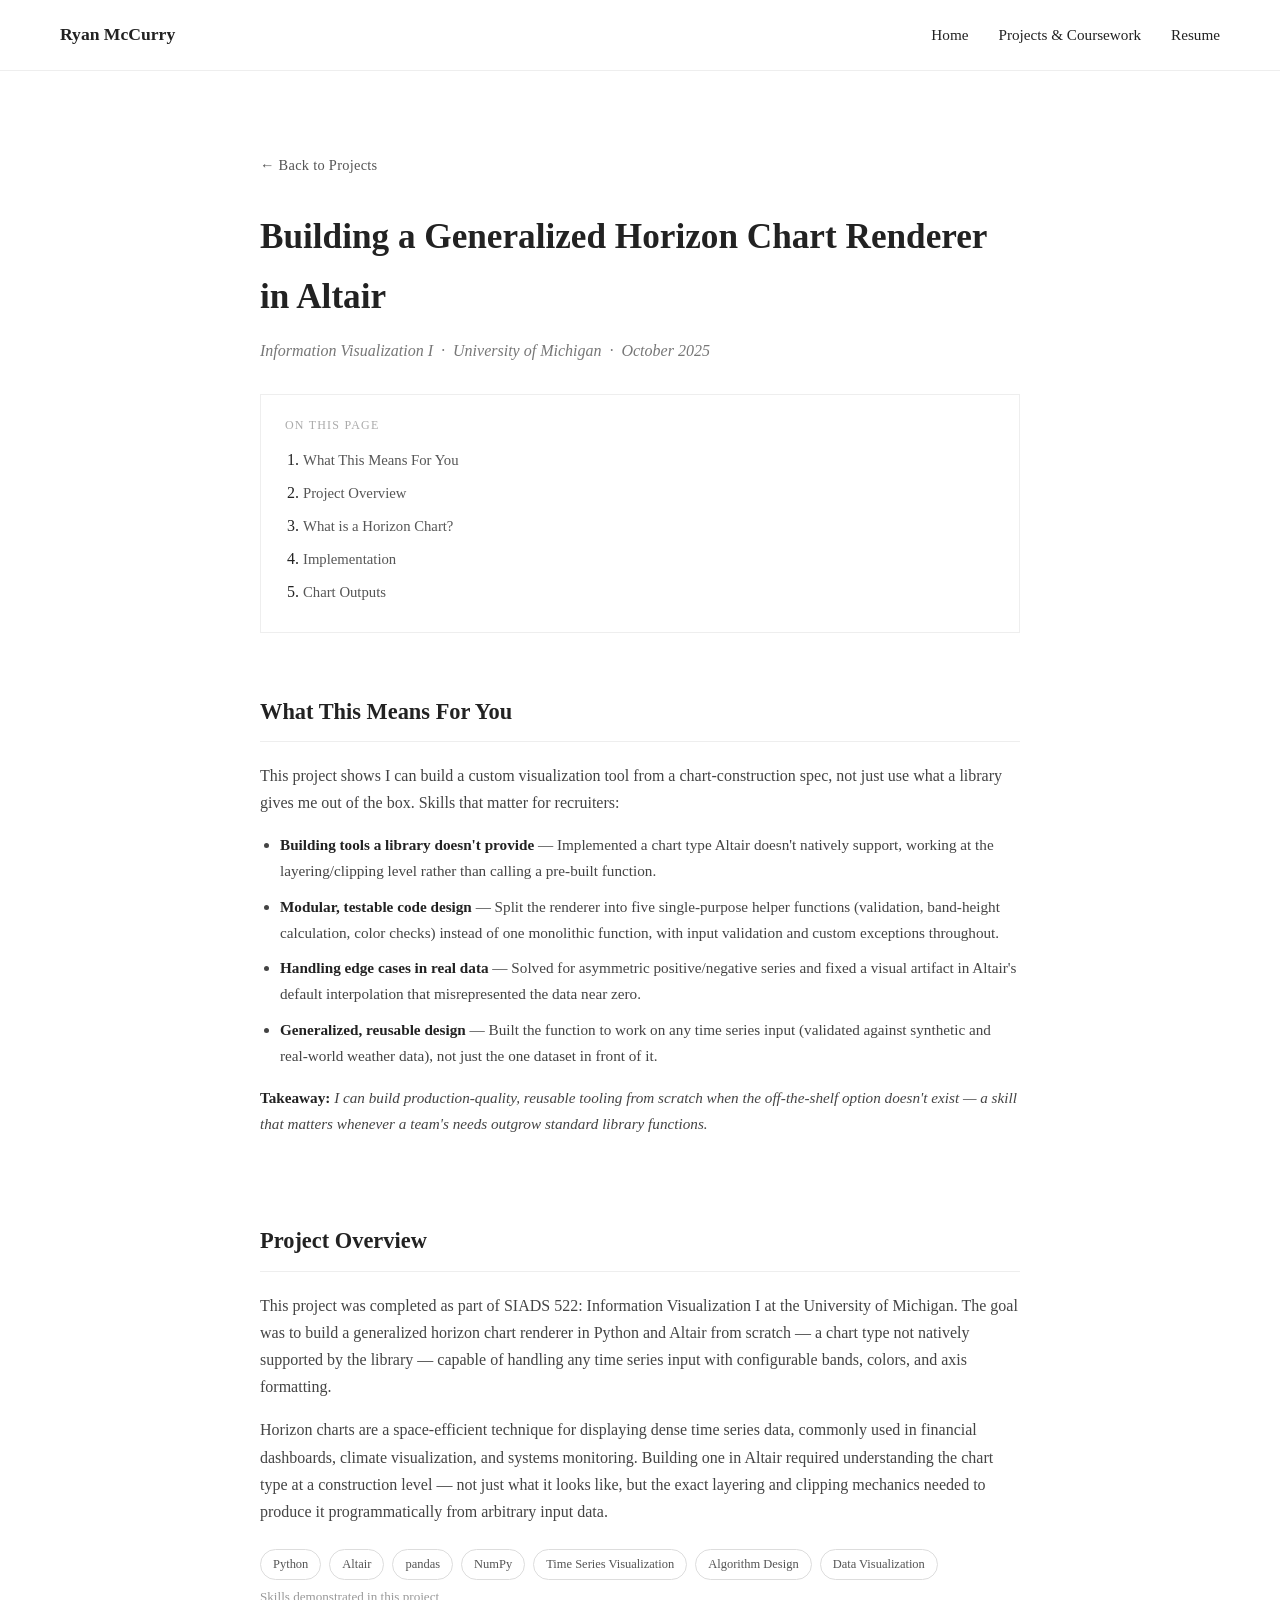
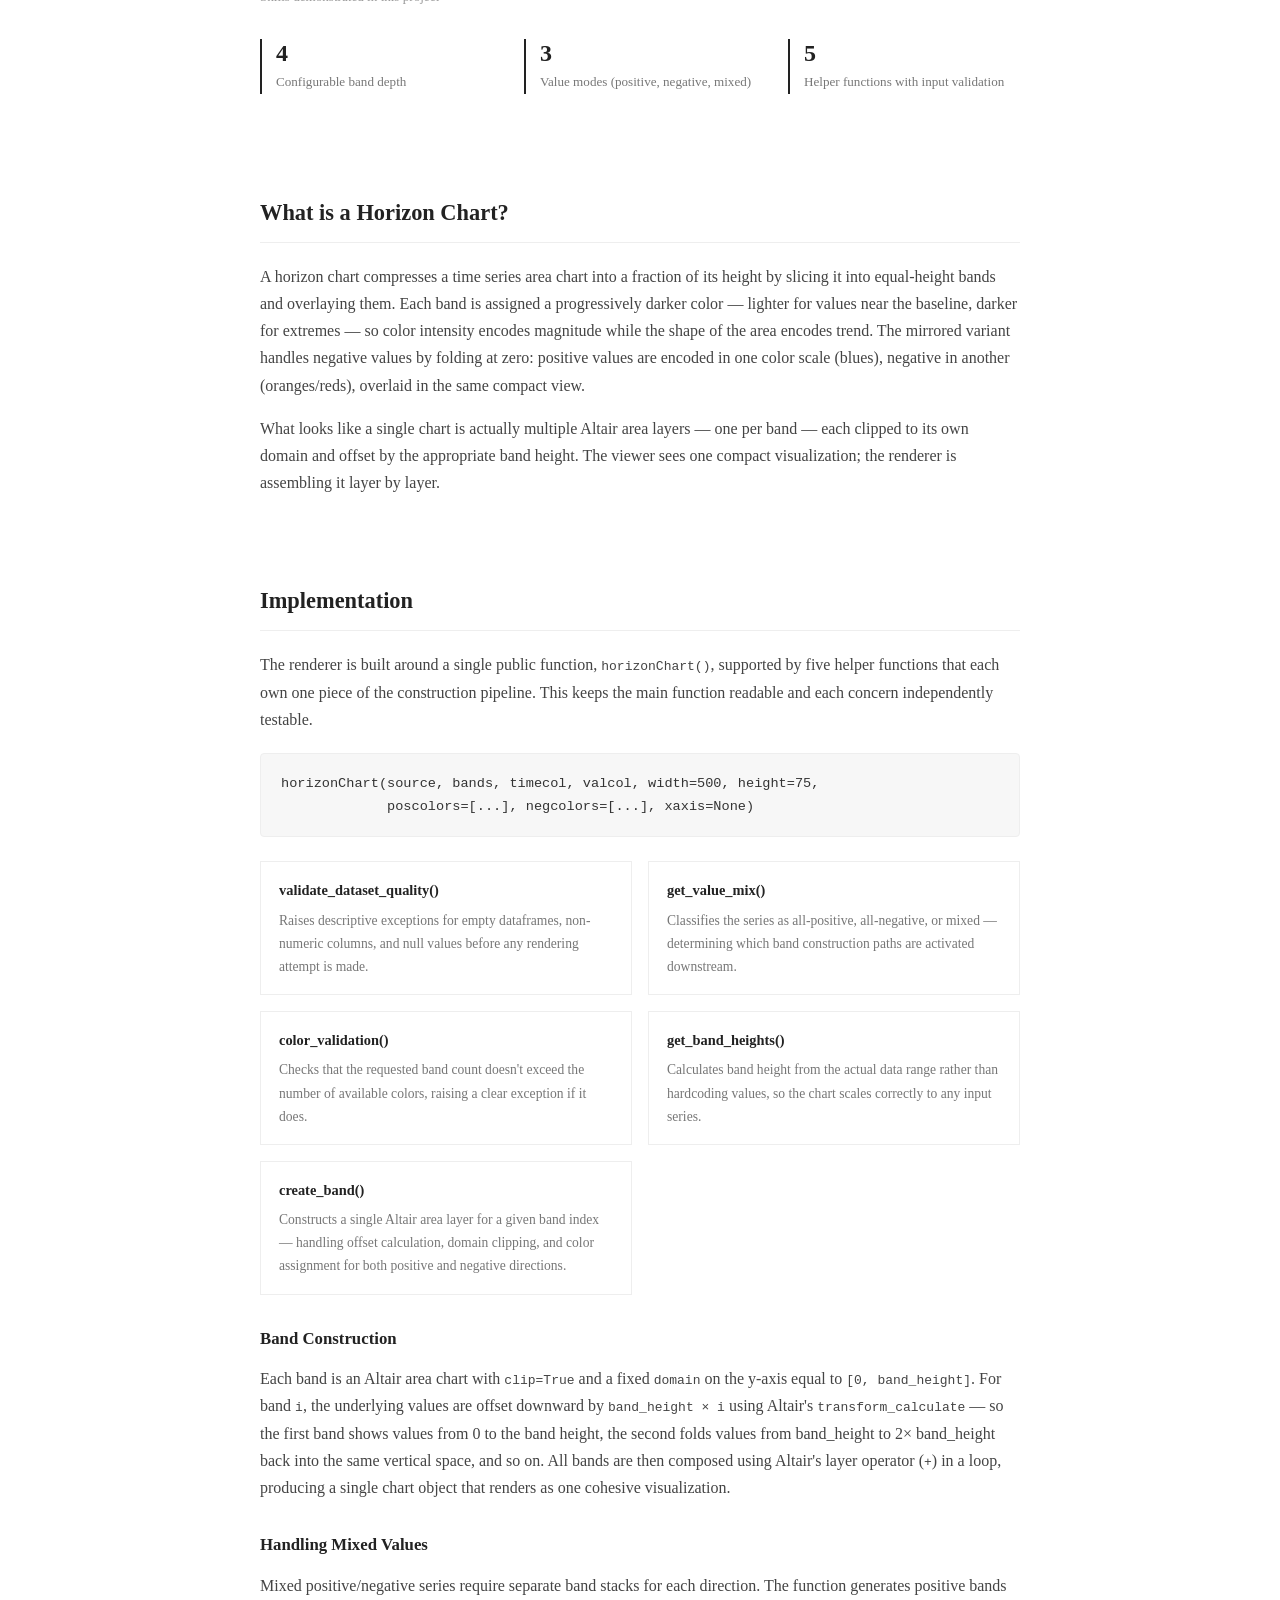
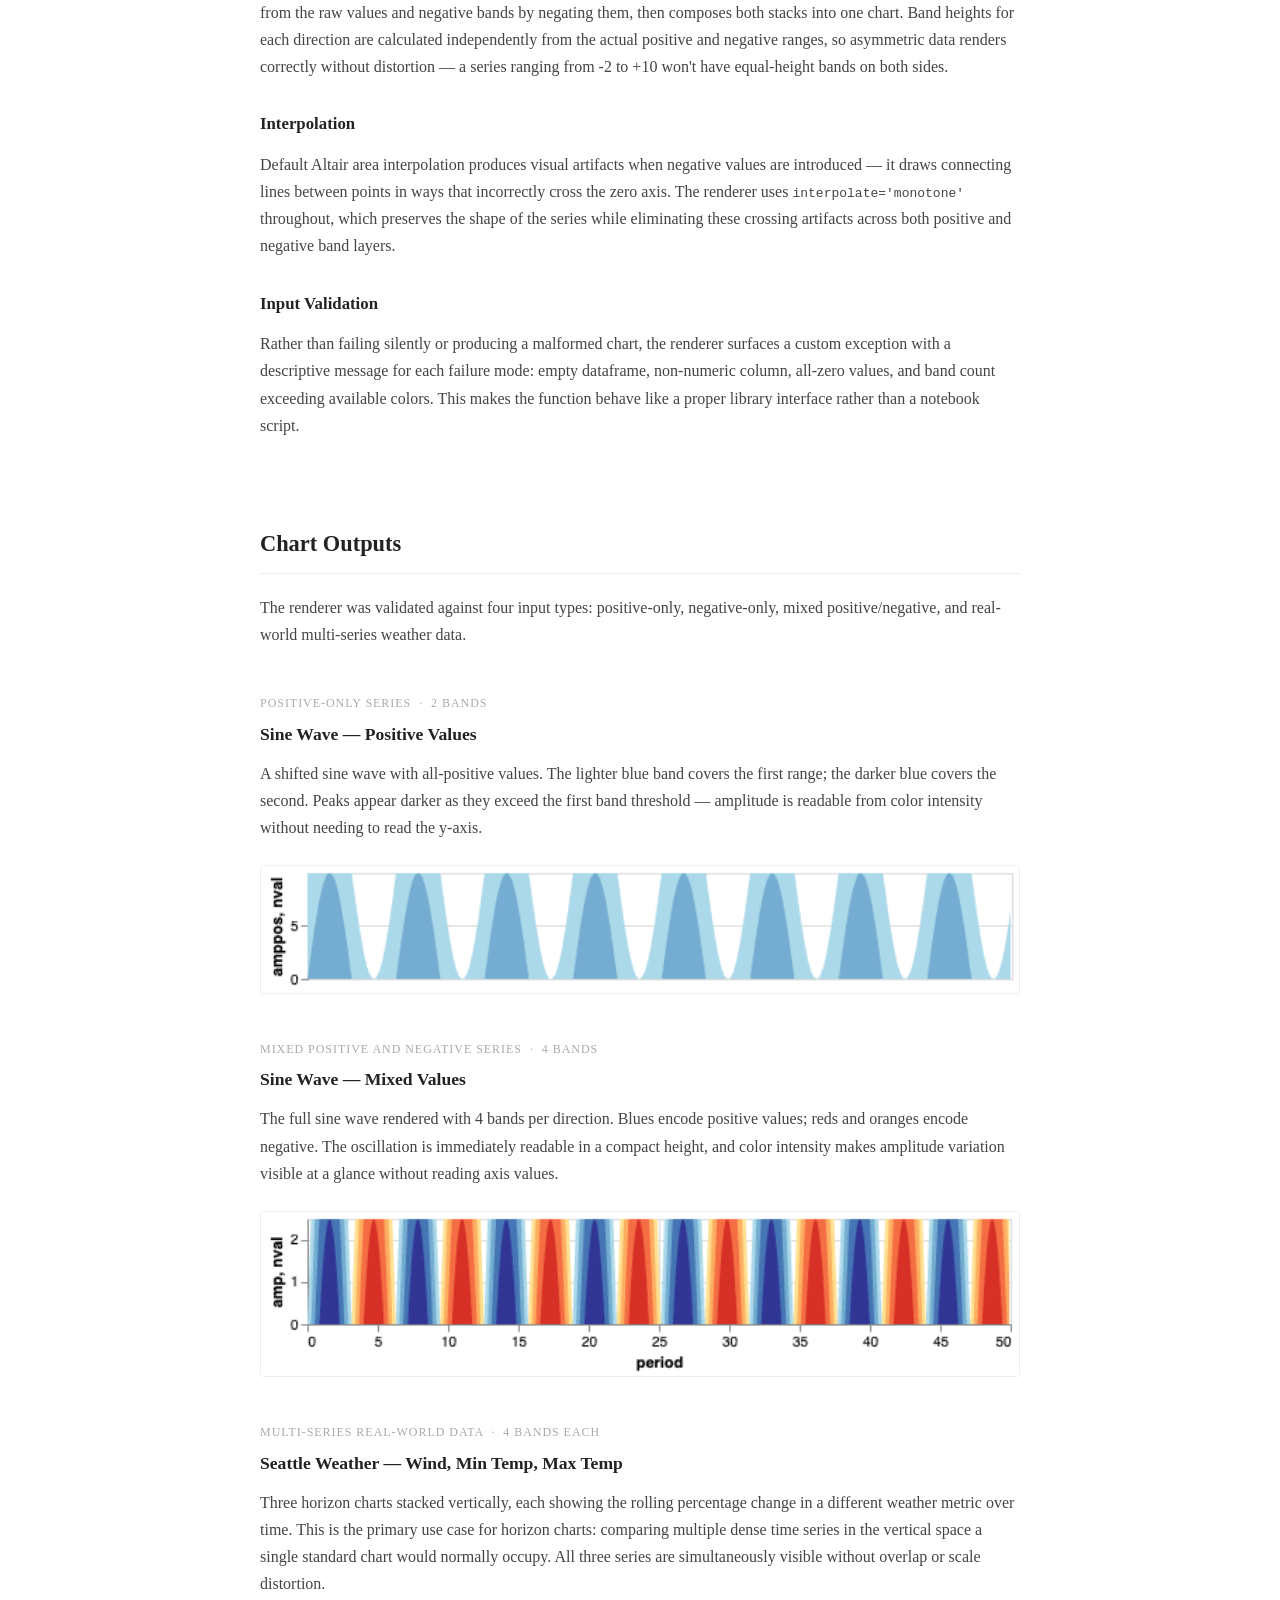
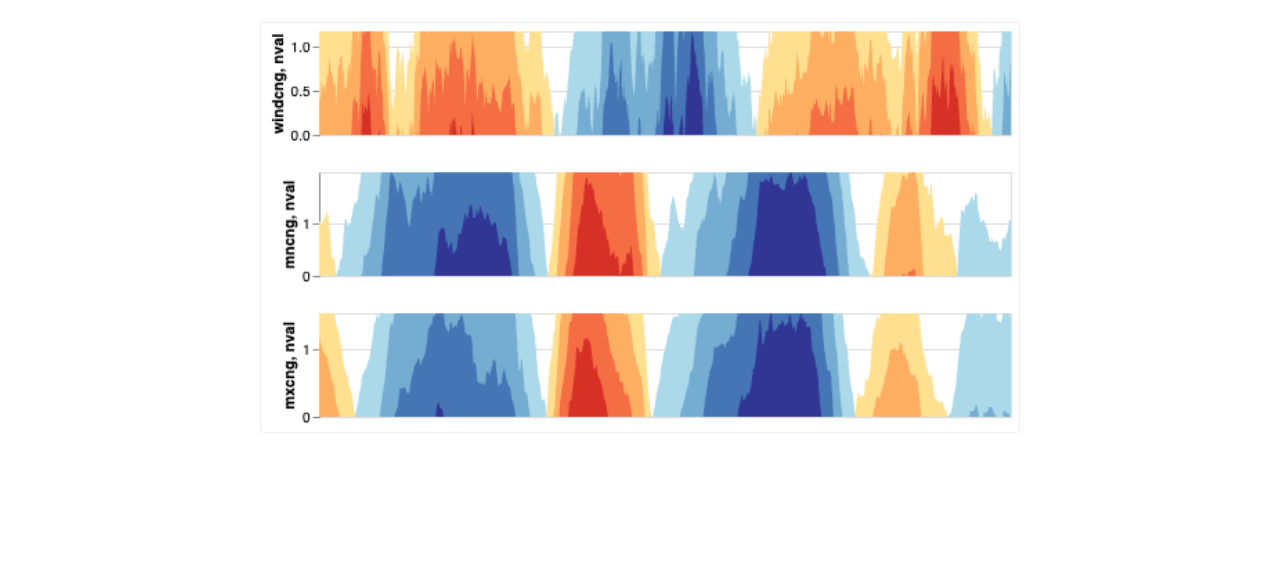
<file: projects/horizon-charts.html>
<!DOCTYPE html>
<html lang="en">
<head>
  <meta charset="UTF-8" />
  <meta name="viewport" content="width=device-width, initial-scale=1.0"/>
  <title>Horizon Charts | Ryan McCurry</title>
  <link rel="icon" type="image/x-icon" href="../favicon.ico" />
  <link rel="stylesheet" href="../style.css" />
  <style>

    /* ── Back link ── */
    .back-link {
      display: inline-block;
      font-size: 0.9rem;
      color: #555;
      text-decoration: none;
      margin-bottom: 30px;
      letter-spacing: 0.02em;
    }
    .back-link:hover { color: #222; }
    .back-link::before { content: '← '; }

    /* ── TOC ── */
    .toc { margin: 30px 0 0; }
    .toc-inner {
      border: 1px solid #eee;
      padding: 20px 24px;
    }
    .toc-inner p {
      font-size: 0.75rem;
      text-transform: uppercase;
      letter-spacing: 0.1em;
      color: #aaa;
      margin-bottom: 10px;
    }
    .toc-inner ol {
      padding-left: 18px;
      margin: 0;
    }
    .toc-inner ol li { margin-bottom: 6px; }
    .toc-inner ol li a {
      font-size: 0.92rem;
      color: #555;
      text-decoration: none;
    }
    .toc-inner ol li a:hover {
      color: #222;
      text-decoration: underline;
    }

    /* ── Tags ── */
    .project-tags {
      display: flex;
      flex-wrap: wrap;
      gap: 8px;
    }
    .tag {
      font-size: 0.78rem;
      color: #555;
      border: 1px solid #ddd;
      padding: 4px 12px;
      border-radius: 20px;
      font-family: 'Georgia', serif;
    }

    /* ── Sections ── */
    .project-section { padding: 60px 0 10px; }
    .project-section h2 {
      font-size: 1.4rem;
      margin-bottom: 20px;
      border-bottom: 1px solid #eee;
      padding-bottom: 10px;
    }
    .project-section p {
      color: #444;
      margin-bottom: 16px;
    }
    .project-section ul {
      padding-left: 20px;
      color: #444;
    }
    .project-section ul li { margin-bottom: 10px; }

    /* ── Skill bullets (What This Means For You) ── */
    .skill-bullets {
      padding-left: 20px;
      margin: 0 0 16px;
      color: #444;
    }
    .skill-bullets li {
      margin-bottom: 8px;
      font-size: 0.95rem;
    }
    .skill-bullets li strong { color: #222; }

    .takeaway-note {
      color: #444;
      font-style: italic;
      font-size: 0.95rem;
      margin-bottom: 0;
    }
    .takeaway-note strong { color: #222; font-style: normal; }

    /* ── Stat blocks ── */
    .stat-row {
      display: flex;
      gap: 32px;
      margin: 30px 0;
      flex-wrap: wrap;
    }
    .stat {
      flex: 1;
      min-width: 130px;
      border-left: 2px solid #222;
      padding-left: 14px;
    }
    .stat .number {
      font-size: 1.5rem;
      font-weight: bold;
      color: #222;
      line-height: 1.2;
    }
    .stat .label {
      font-size: 0.82rem;
      color: #777;
      margin-top: 4px;
    }

    /* ── Screenshots ── */
    .screenshot {
      width: 100%;
      border: 1px solid #eee;
      border-radius: 4px;
      display: block;
      margin: 24px 0;
    }

    /* ── Viz blocks ── */
    .viz-block { margin: 40px 0; }
    .viz-block h3 {
      font-size: 1.1rem;
      margin-bottom: 10px;
      color: #222;
    }
    .viz-block p {
      color: #444;
      margin-bottom: 0;
    }
    .viz-label {
      display: inline-block;
      font-size: 0.75rem;
      text-transform: uppercase;
      letter-spacing: 0.08em;
      color: #aaa;
      margin-bottom: 6px;
    }

    /* ── Feature grid ── */
    .feature-grid {
      display: grid;
      grid-template-columns: 1fr 1fr;
      gap: 16px;
      margin: 24px 0;
    }
    .feature-item {
      border: 1px solid #eee;
      padding: 16px 18px;
    }
    .feature-item h4 {
      font-size: 0.9rem;
      color: #222;
      margin-bottom: 6px;
    }
    .feature-item p {
      font-size: 0.85rem;
      color: #777;
      margin: 0;
    }

    /* ── Code block ── */
    .code-block {
      background: #f7f7f7;
      border: 1px solid #eee;
      border-radius: 4px;
      padding: 18px 20px;
      margin: 20px 0;
      font-family: 'Courier New', monospace;
      font-size: 0.85rem;
      color: #333;
      overflow-x: auto;
    }

    /* ── Sub-headers inside sections ── */
    .section-h3 {
      font-size: 1.05rem;
      margin: 30px 0 12px;
      color: #222;
    }

    .page-end { padding-bottom: 100px; }

  </style>
</head>
<body>

  <nav>
    <span class="nav-name">Ryan McCurry</span>
    <ul>
      <li><a href="../index.html#about">Home</a></li>
      <li><a href="../index.html#projects">Projects &amp; Coursework</a></li>
      <li><a href="../resume.html">Resume</a></li>
    </ul>
  </nav>

  <div style="max-width: 800px; margin: 0 auto; padding: 80px 20px 0;">

    <a href="../index.html#projects" class="back-link">Back to Projects</a>
    <h1 style="font-size: 2.2rem; margin-bottom: 10px;">Building a Generalized Horizon Chart Renderer in Altair</h1>
    <p style="font-size: 1rem; color: #777; font-style: italic; margin-bottom: 30px;">
      Information Visualization I &nbsp;·&nbsp; University of Michigan &nbsp;·&nbsp; October 2025
    </p>

    <div class="toc">
      <div class="toc-inner">
        <p>On this page</p>
        <ol>
          <li><a href="#takeaway">What This Means For You</a></li>
          <li><a href="#overview">Project Overview</a></li>
          <li><a href="#what">What is a Horizon Chart?</a></li>
          <li><a href="#implementation">Implementation</a></li>
          <li><a href="#outputs">Chart Outputs</a></li>
        </ol>
      </div>
    </div>

    <!-- 0. What This Means For You -->
    <section class="project-section" id="takeaway">
      <h2>What This Means For You</h2>
      <p>
        This project shows I can build a custom visualization tool from a chart-construction spec, not just use what a library gives me out of the box. Skills that matter for recruiters:
      </p>
      <ul class="skill-bullets">
        <li><strong>Building tools a library doesn't provide</strong> — Implemented a chart type Altair doesn't natively support, working at the layering/clipping level rather than calling a pre-built function.</li>
        <li><strong>Modular, testable code design</strong> — Split the renderer into five single-purpose helper functions (validation, band-height calculation, color checks) instead of one monolithic function, with input validation and custom exceptions throughout.</li>
        <li><strong>Handling edge cases in real data</strong> — Solved for asymmetric positive/negative series and fixed a visual artifact in Altair's default interpolation that misrepresented the data near zero.</li>
        <li><strong>Generalized, reusable design</strong> — Built the function to work on any time series input (validated against synthetic and real-world weather data), not just the one dataset in front of it.</li>
      </ul>
      <p class="takeaway-note"><strong>Takeaway:</strong> I can build production-quality, reusable tooling from scratch when the off-the-shelf option doesn't exist — a skill that matters whenever a team's needs outgrow standard library functions.</p>
    </section>

    <!-- 1. Project Overview -->
    <section class="project-section" id="overview">
      <h2>Project Overview</h2>
      <p>
        This project was completed as part of SIADS 522: Information Visualization I at the University of Michigan. The goal was to build a generalized horizon chart renderer in Python and Altair from scratch — a chart type not natively supported by the library — capable of handling any time series input with configurable bands, colors, and axis formatting.
      </p>
      <p>
        Horizon charts are a space-efficient technique for displaying dense time series data, commonly used in financial dashboards, climate visualization, and systems monitoring. Building one in Altair required understanding the chart type at a construction level — not just what it looks like, but the exact layering and clipping mechanics needed to produce it programmatically from arbitrary input data.
      </p>

      <div class="project-tags" style="margin: 24px 0 6px;">
        <span class="tag">Python</span>
        <span class="tag">Altair</span>
        <span class="tag">pandas</span>
        <span class="tag">NumPy</span>
        <span class="tag">Time Series Visualization</span>
        <span class="tag">Algorithm Design</span>
        <span class="tag">Data Visualization</span>
      </div>
      <p style="font-size: 0.82rem; color: #999; margin-top: 6px; margin-bottom: 0;">Skills demonstrated in this project</p>

      <div class="stat-row">
        <div class="stat">
          <div class="number">4</div>
          <div class="label">Configurable band depth</div>
        </div>
        <div class="stat">
          <div class="number">3</div>
          <div class="label">Value modes (positive, negative, mixed)</div>
        </div>
        <div class="stat">
          <div class="number">5</div>
          <div class="label">Helper functions with input validation</div>
        </div>
      </div>
    </section>

    <!-- 2. What is a Horizon Chart -->
    <section class="project-section" id="what">
      <h2>What is a Horizon Chart?</h2>
      <p>
        A horizon chart compresses a time series area chart into a fraction of its height by slicing it into equal-height bands and overlaying them. Each band is assigned a progressively darker color — lighter for values near the baseline, darker for extremes — so color intensity encodes magnitude while the shape of the area encodes trend. The mirrored variant handles negative values by folding at zero: positive values are encoded in one color scale (blues), negative in another (oranges/reds), overlaid in the same compact view.
      </p>
      <p>
        What looks like a single chart is actually multiple Altair area layers — one per band — each clipped to its own domain and offset by the appropriate band height. The viewer sees one compact visualization; the renderer is assembling it layer by layer.
      </p>
    </section>

    <!-- 3. Implementation -->
    <section class="project-section" id="implementation">
      <h2>Implementation</h2>
      <p>
        The renderer is built around a single public function, <code>horizonChart()</code>, supported by five helper functions that each own one piece of the construction pipeline. This keeps the main function readable and each concern independently testable.
      </p>

      <div class="code-block">horizonChart(source, bands, timecol, valcol, width=500, height=75,<br>&nbsp;&nbsp;&nbsp;&nbsp;&nbsp;&nbsp;&nbsp;&nbsp;&nbsp;&nbsp;&nbsp;&nbsp;&nbsp;poscolors=[...], negcolors=[...], xaxis=None)</div>

      <div class="feature-grid">
        <div class="feature-item">
          <h4>validate_dataset_quality()</h4>
          <p>Raises descriptive exceptions for empty dataframes, non-numeric columns, and null values before any rendering attempt is made.</p>
        </div>
        <div class="feature-item">
          <h4>get_value_mix()</h4>
          <p>Classifies the series as all-positive, all-negative, or mixed — determining which band construction paths are activated downstream.</p>
        </div>
        <div class="feature-item">
          <h4>color_validation()</h4>
          <p>Checks that the requested band count doesn't exceed the number of available colors, raising a clear exception if it does.</p>
        </div>
        <div class="feature-item">
          <h4>get_band_heights()</h4>
          <p>Calculates band height from the actual data range rather than hardcoding values, so the chart scales correctly to any input series.</p>
        </div>
        <div class="feature-item">
          <h4>create_band()</h4>
          <p>Constructs a single Altair area layer for a given band index — handling offset calculation, domain clipping, and color assignment for both positive and negative directions.</p>
        </div>
      </div>

      <h3 class="section-h3">Band Construction</h3>
      <p>
        Each band is an Altair area chart with <code>clip=True</code> and a fixed <code>domain</code> on the y-axis equal to <code>[0, band_height]</code>. For band <code>i</code>, the underlying values are offset downward by <code>band_height × i</code> using Altair's <code>transform_calculate</code> — so the first band shows values from 0 to the band height, the second folds values from band_height to 2× band_height back into the same vertical space, and so on. All bands are then composed using Altair's layer operator (<code>+</code>) in a loop, producing a single chart object that renders as one cohesive visualization.
      </p>

      <h3 class="section-h3">Handling Mixed Values</h3>
      <p>
        Mixed positive/negative series require separate band stacks for each direction. The function generates positive bands from the raw values and negative bands by negating them, then composes both stacks into one chart. Band heights for each direction are calculated independently from the actual positive and negative ranges, so asymmetric data renders correctly without distortion — a series ranging from -2 to +10 won't have equal-height bands on both sides.
      </p>

      <h3 class="section-h3">Interpolation</h3>
      <p>
        Default Altair area interpolation produces visual artifacts when negative values are introduced — it draws connecting lines between points in ways that incorrectly cross the zero axis. The renderer uses <code>interpolate='monotone'</code> throughout, which preserves the shape of the series while eliminating these crossing artifacts across both positive and negative band layers.
      </p>

      <h3 class="section-h3">Input Validation</h3>
      <p>
        Rather than failing silently or producing a malformed chart, the renderer surfaces a custom exception with a descriptive message for each failure mode: empty dataframe, non-numeric column, all-zero values, and band count exceeding available colors. This makes the function behave like a proper library interface rather than a notebook script.
      </p>
    </section>

    <!-- 4. Chart Outputs -->
    <section class="project-section page-end" id="outputs">
      <h2>Chart Outputs</h2>
      <p>
        The renderer was validated against four input types: positive-only, negative-only, mixed positive/negative, and real-world multi-series weather data.
      </p>

      <div class="viz-block">
        <span class="viz-label">Positive-only series &nbsp;·&nbsp; 2 bands</span>
        <h3>Sine Wave — Positive Values</h3>
        <p>
          A shifted sine wave with all-positive values. The lighter blue band covers the first range; the darker blue covers the second. Peaks appear darker as they exceed the first band threshold — amplitude is readable from color intensity without needing to read the y-axis.
        </p>
        <img src="../assets/img/horizon-positive.png" class="screenshot" alt="Horizon chart positive values" />
      </div>

      <div class="viz-block">
        <span class="viz-label">Mixed positive and negative series &nbsp;·&nbsp; 4 bands</span>
        <h3>Sine Wave — Mixed Values</h3>
        <p>
          The full sine wave rendered with 4 bands per direction. Blues encode positive values; reds and oranges encode negative. The oscillation is immediately readable in a compact height, and color intensity makes amplitude variation visible at a glance without reading axis values.
        </p>
        <img src="../assets/img/horizon-mixed.png" class="screenshot" alt="Horizon chart mixed values" />
      </div>

      <div class="viz-block">
        <span class="viz-label">Multi-series real-world data &nbsp;·&nbsp; 4 bands each</span>
        <h3>Seattle Weather — Wind, Min Temp, Max Temp</h3>
        <p>
          Three horizon charts stacked vertically, each showing the rolling percentage change in a different weather metric over time. This is the primary use case for horizon charts: comparing multiple dense time series in the vertical space a single standard chart would normally occupy. All three series are simultaneously visible without overlap or scale distortion.
        </p>
        <img src="../assets/img/horizon-weather.png" class="screenshot" alt="Stacked horizon charts for Seattle weather data" />
      </div>
    </section>

  </div>

</body>
</html>
</file>
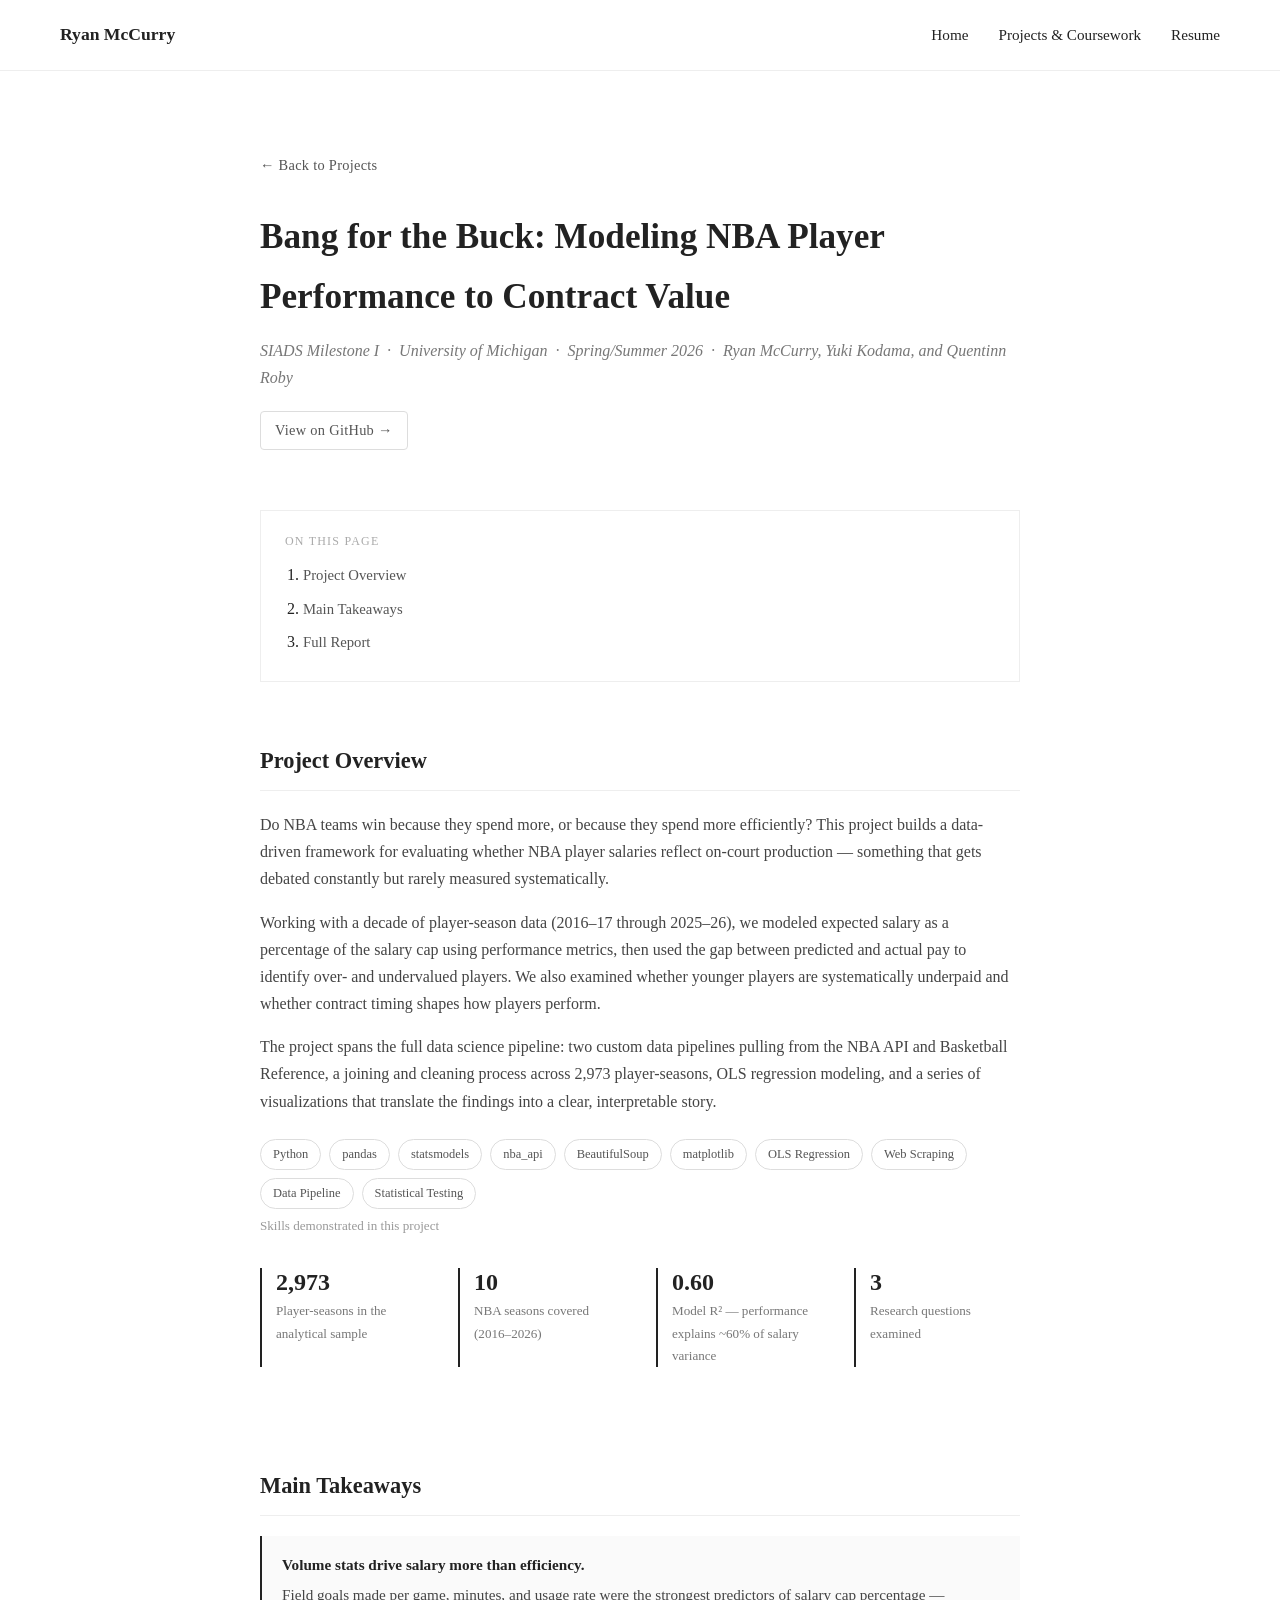
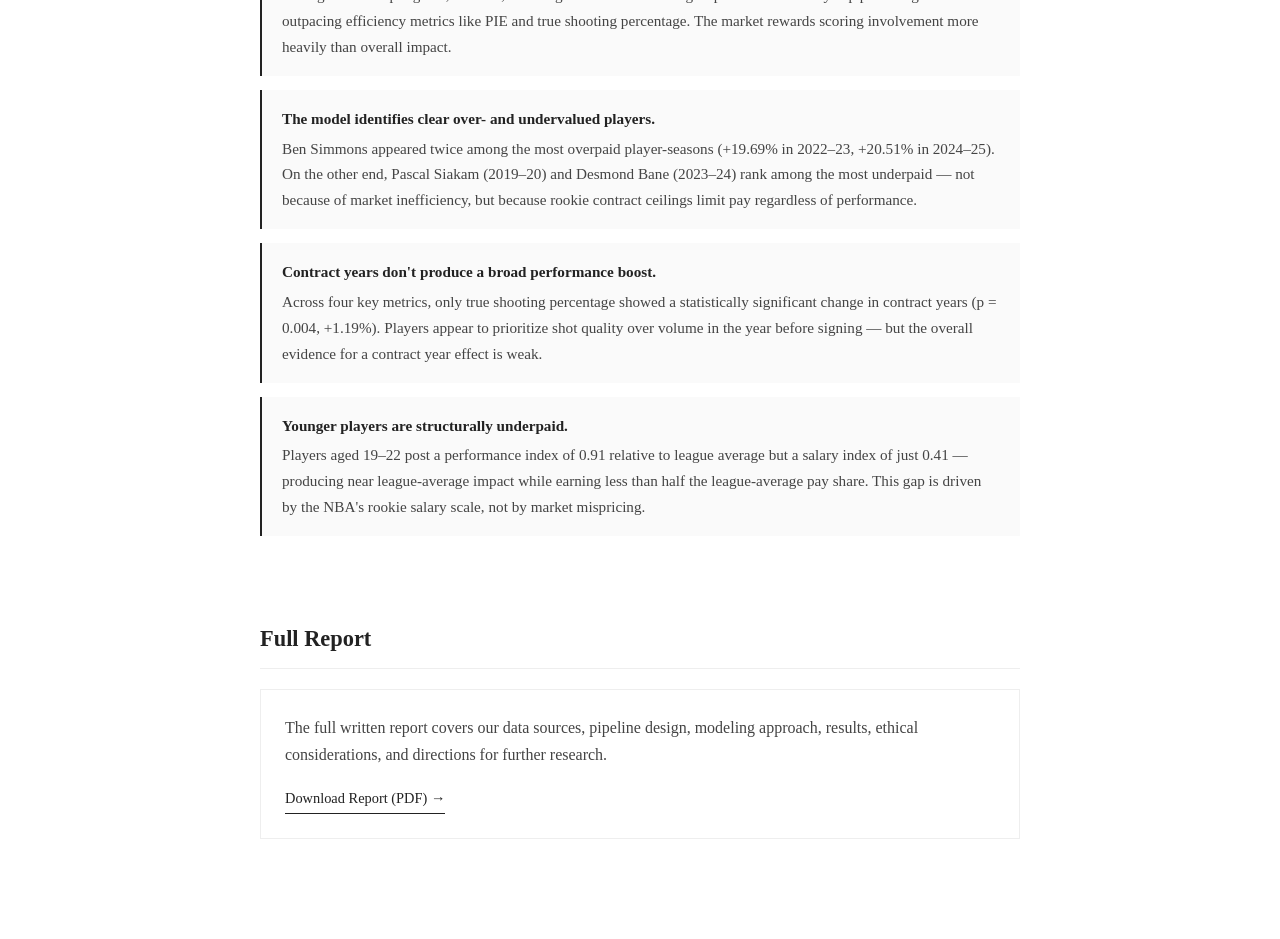
<file: projects/nba-modeling-project.html>
<!DOCTYPE html>
<html lang="en">
<head>
  <meta charset="UTF-8" />
  <meta name="viewport" content="width=device-width, initial-scale=1.0"/>
  <title>Bang for the Buck: NBA Salary Efficiency | Ryan McCurry</title>
  <link rel="icon" type="image/x-icon" href="../favicon.ico" />
  <link rel="stylesheet" href="../style.css" />
  <style>

    .back-link {
      display: inline-block;
      font-size: 0.9rem;
      color: #555;
      text-decoration: none;
      margin-bottom: 30px;
      letter-spacing: 0.02em;
    }
    .back-link:hover { color: #222; }
    .back-link::before { content: '← '; }

    .github-link {
      display: inline-block;
      font-size: 0.9rem;
      color: #555;
      text-decoration: none;
      border: 1px solid #ddd;
      padding: 6px 14px;
      border-radius: 4px;
      margin-bottom: 30px;
      letter-spacing: 0.02em;
    }
    .github-link:hover { color: #222; border-color: #aaa; }

    .toc { margin: 30px 0 0; }
    .toc-inner {
      border: 1px solid #eee;
      padding: 20px 24px;
    }
    .toc-inner p {
      font-size: 0.75rem;
      text-transform: uppercase;
      letter-spacing: 0.1em;
      color: #aaa;
      margin-bottom: 10px;
    }
    .toc-inner ol {
      padding-left: 18px;
      margin: 0;
    }
    .toc-inner ol li { margin-bottom: 6px; }
    .toc-inner ol li a {
      font-size: 0.92rem;
      color: #555;
      text-decoration: none;
    }
    .toc-inner ol li a:hover {
      color: #222;
      text-decoration: underline;
    }

    .project-tags {
      display: flex;
      flex-wrap: wrap;
      gap: 8px;
    }
    .tag {
      font-size: 0.78rem;
      color: #555;
      border: 1px solid #ddd;
      padding: 4px 12px;
      border-radius: 20px;
      font-family: 'Georgia', serif;
    }

    .project-section { padding: 60px 0 10px; }
    .project-section h2 {
      font-size: 1.4rem;
      margin-bottom: 20px;
      border-bottom: 1px solid #eee;
      padding-bottom: 10px;
    }
    .project-section p {
      color: #444;
      margin-bottom: 16px;
    }

    .stat-row {
      display: flex;
      gap: 32px;
      margin: 30px 0;
      flex-wrap: wrap;
    }
    .stat {
      flex: 1;
      min-width: 130px;
      border-left: 2px solid #222;
      padding-left: 14px;
    }
    .stat .number {
      font-size: 1.5rem;
      font-weight: bold;
      color: #222;
      line-height: 1.2;
    }
    .stat .label {
      font-size: 0.82rem;
      color: #777;
      margin-top: 4px;
    }

    .insight-list {
      list-style: none;
      padding: 0;
      margin: 0;
    }
    .insight-list li {
      padding: 16px 20px;
      border-left: 2px solid #222;
      margin-bottom: 14px;
      background: #fafafa;
      color: #444;
      font-size: 0.95rem;
    }
    .insight-list li strong {
      display: block;
      color: #222;
      margin-bottom: 4px;
    }

    .report-block {
      border: 1px solid #eee;
      padding: 24px;
      margin-top: 20px;
    }
    .report-block p {
      margin-bottom: 16px;
    }
    .report-link {
      display: inline-block;
      font-size: 0.9rem;
      color: #222;
      text-decoration: none;
      border-bottom: 1px solid #222;
      padding-bottom: 2px;
    }
    .report-link:hover { color: #555; border-color: #555; }

    .page-end { padding-bottom: 100px; }

  </style>
</head>
<body>

  <nav>
    <span class="nav-name">Ryan McCurry</span>
    <ul>
      <li><a href="../index.html#about">Home</a></li>
      <li><a href="../index.html#projects">Projects &amp; Coursework</a></li>
      <li><a href="../resume.html">Resume</a></li>
    </ul>
  </nav>

  <div style="max-width: 800px; margin: 0 auto; padding: 80px 20px 0;">

    <a href="../index.html#projects" class="back-link">Back to Projects</a>

    <h1 style="font-size: 2.2rem; margin-bottom: 10px;">Bang for the Buck: Modeling NBA Player Performance to Contract Value</h1>
    <p style="font-size: 1rem; color: #777; font-style: italic; margin-bottom: 20px;">
      SIADS Milestone I &nbsp;·&nbsp; University of Michigan &nbsp;·&nbsp; Spring/Summer 2026 &nbsp;·&nbsp; Ryan McCurry, Yuki Kodama, and Quentinn Roby
    </p>

    <a href="https://github.com/runrmc/nba-salary-efficiency" class="github-link" target="_blank">View on GitHub →</a>

    <div class="toc">
      <div class="toc-inner">
        <p>On this page</p>
        <ol>
          <li><a href="#overview">Project Overview</a></li>
          <li><a href="#takeaways">Main Takeaways</a></li>
          <li><a href="#report">Full Report</a></li>
        </ol>
      </div>
    </div>

    <!-- 1. Overview -->
    <section class="project-section" id="overview">
      <h2>Project Overview</h2>
      <p>
        Do NBA teams win because they spend more, or because they spend more efficiently? This project builds a data-driven framework for evaluating whether NBA player salaries reflect on-court production — something that gets debated constantly but rarely measured systematically.
      </p>
      <p>
        Working with a decade of player-season data (2016–17 through 2025–26), we modeled expected salary as a percentage of the salary cap using performance metrics, then used the gap between predicted and actual pay to identify over- and undervalued players. We also examined whether younger players are systematically underpaid and whether contract timing shapes how players perform.
      </p>
      <p>
        The project spans the full data science pipeline: two custom data pipelines pulling from the NBA API and Basketball Reference, a joining and cleaning process across 2,973 player-seasons, OLS regression modeling, and a series of visualizations that translate the findings into a clear, interpretable story.
      </p>

      <div class="project-tags" style="margin: 24px 0 6px;">
        <span class="tag">Python</span>
        <span class="tag">pandas</span>
        <span class="tag">statsmodels</span>
        <span class="tag">nba_api</span>
        <span class="tag">BeautifulSoup</span>
        <span class="tag">matplotlib</span>
        <span class="tag">OLS Regression</span>
        <span class="tag">Web Scraping</span>
        <span class="tag">Data Pipeline</span>
        <span class="tag">Statistical Testing</span>
      </div>
      <p style="font-size: 0.82rem; color: #999; margin-top: 6px; margin-bottom: 0;">Skills demonstrated in this project</p>

      <div class="stat-row">
        <div class="stat">
          <div class="number">2,973</div>
          <div class="label">Player-seasons in the analytical sample</div>
        </div>
        <div class="stat">
          <div class="number">10</div>
          <div class="label">NBA seasons covered (2016–2026)</div>
        </div>
        <div class="stat">
          <div class="number">0.60</div>
          <div class="label">Model R² — performance explains ~60% of salary variance</div>
        </div>
        <div class="stat">
          <div class="number">3</div>
          <div class="label">Research questions examined</div>
        </div>
      </div>
    </section>

    <!-- 2. Main Takeaways -->
    <section class="project-section" id="takeaways">
      <h2>Main Takeaways</h2>
      <ul class="insight-list">
        <li>
          <strong>Volume stats drive salary more than efficiency.</strong>
          Field goals made per game, minutes, and usage rate were the strongest predictors of salary cap percentage — outpacing efficiency metrics like PIE and true shooting percentage. The market rewards scoring involvement more heavily than overall impact.
        </li>
        <li>
          <strong>The model identifies clear over- and undervalued players.</strong>
          Ben Simmons appeared twice among the most overpaid player-seasons (+19.69% in 2022–23, +20.51% in 2024–25). On the other end, Pascal Siakam (2019–20) and Desmond Bane (2023–24) rank among the most underpaid — not because of market inefficiency, but because rookie contract ceilings limit pay regardless of performance.
        </li>
        <li>
          <strong>Contract years don't produce a broad performance boost.</strong>
          Across four key metrics, only true shooting percentage showed a statistically significant change in contract years (p = 0.004, +1.19%). Players appear to prioritize shot quality over volume in the year before signing — but the overall evidence for a contract year effect is weak.
        </li>
        <li>
          <strong>Younger players are structurally underpaid.</strong>
          Players aged 19–22 post a performance index of 0.91 relative to league average but a salary index of just 0.41 — producing near league-average impact while earning less than half the league-average pay share. This gap is driven by the NBA's rookie salary scale, not by market mispricing.
        </li>
      </ul>
    </section>

    <!-- 3. Full Report -->
    <section class="project-section page-end" id="report">
      <h2>Full Report</h2>
      <div class="report-block">
        <p>
          The full written report covers our data sources, pipeline design, modeling approach, results, ethical considerations, and directions for further research.
        </p>
        <a href="../assets/files/nba_modeling_project_report.pdf" class="report-link" target="_blank">Download Report (PDF) →</a>
      </div>
    </section>

  </div>

</body>
</html>
</file>
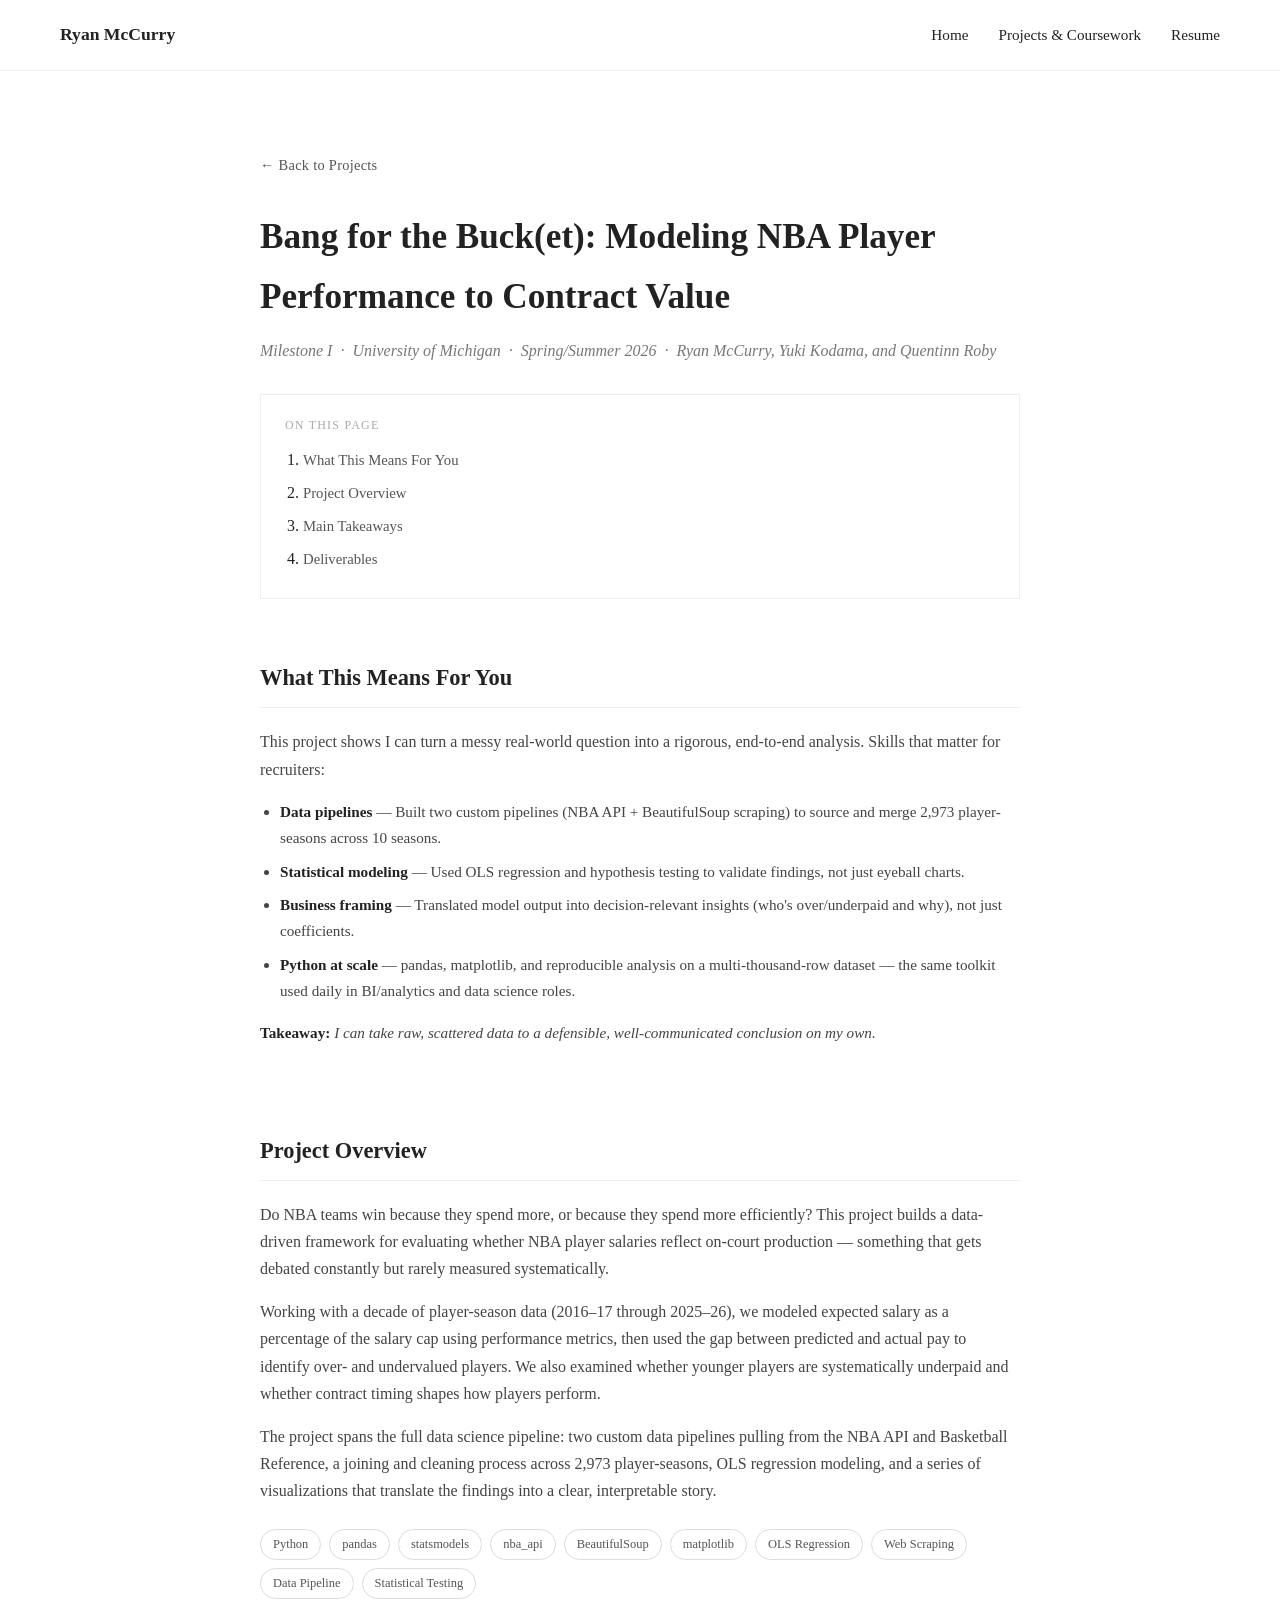
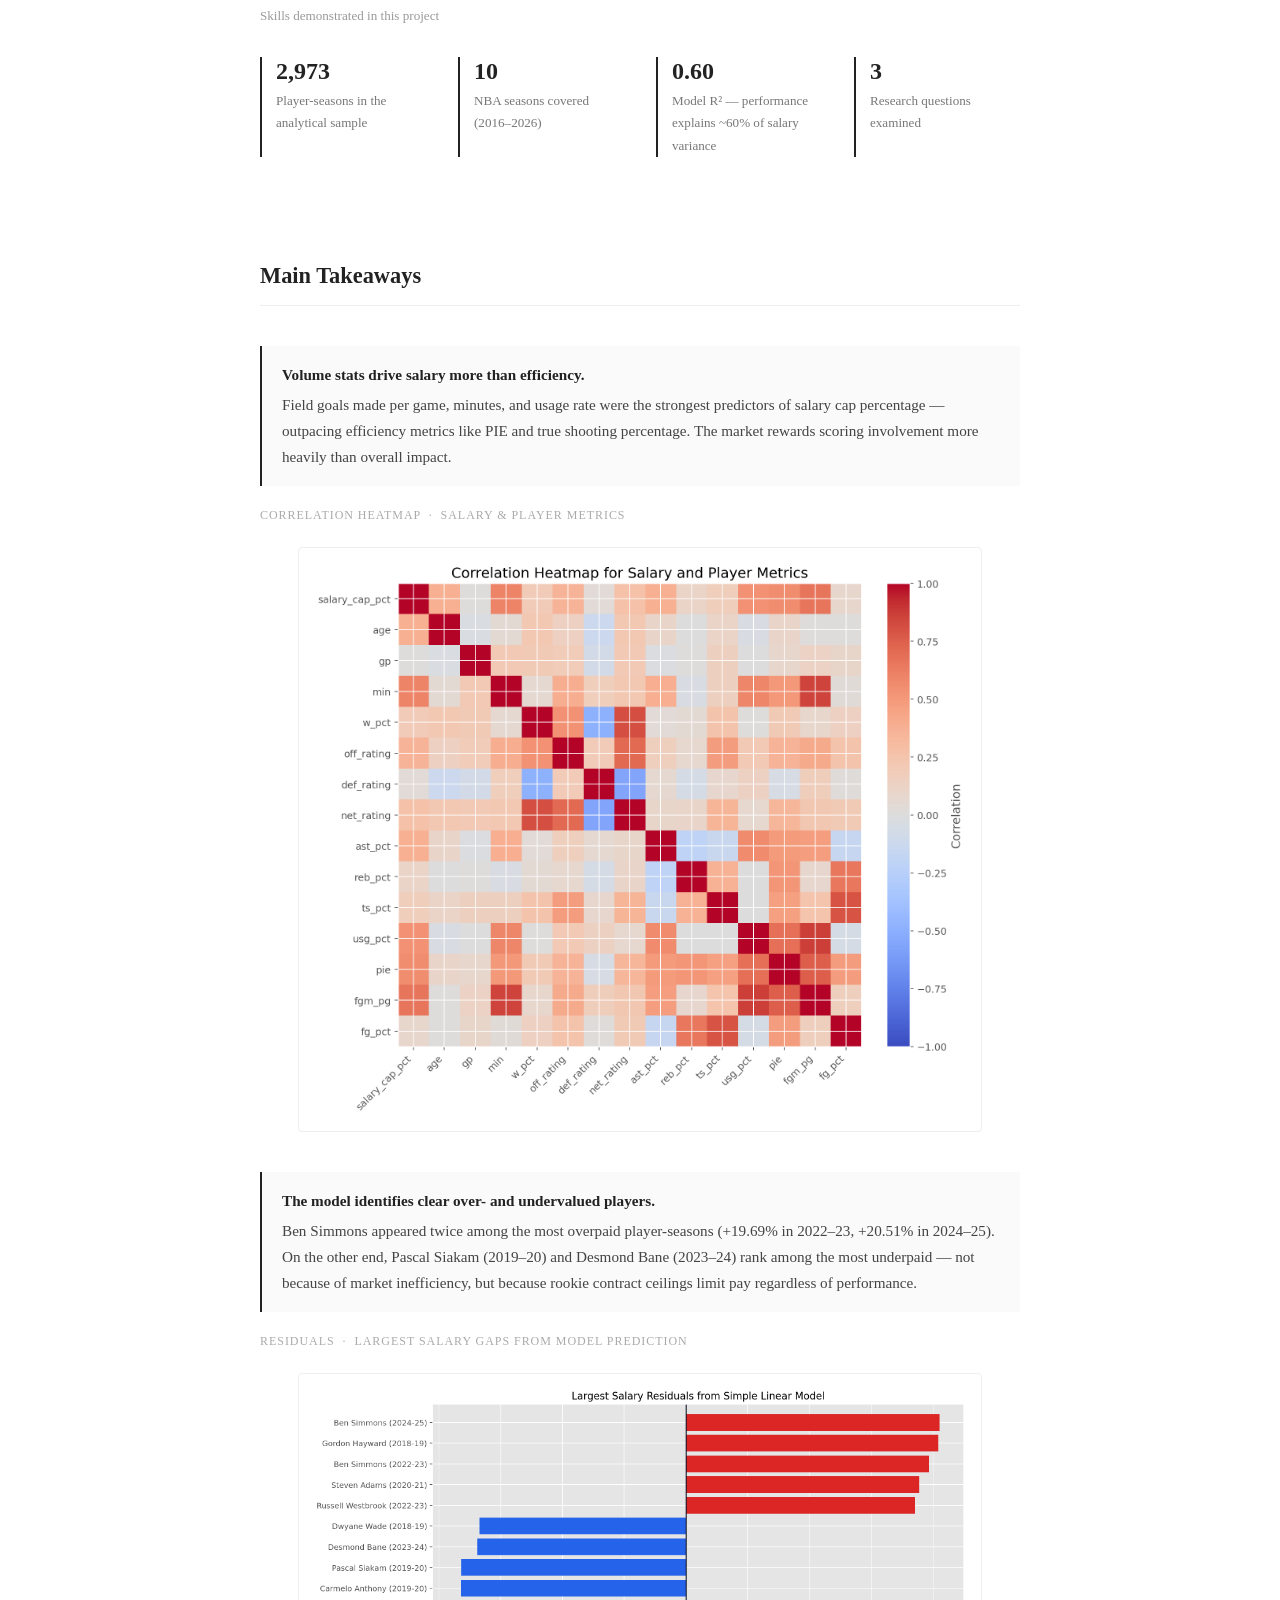
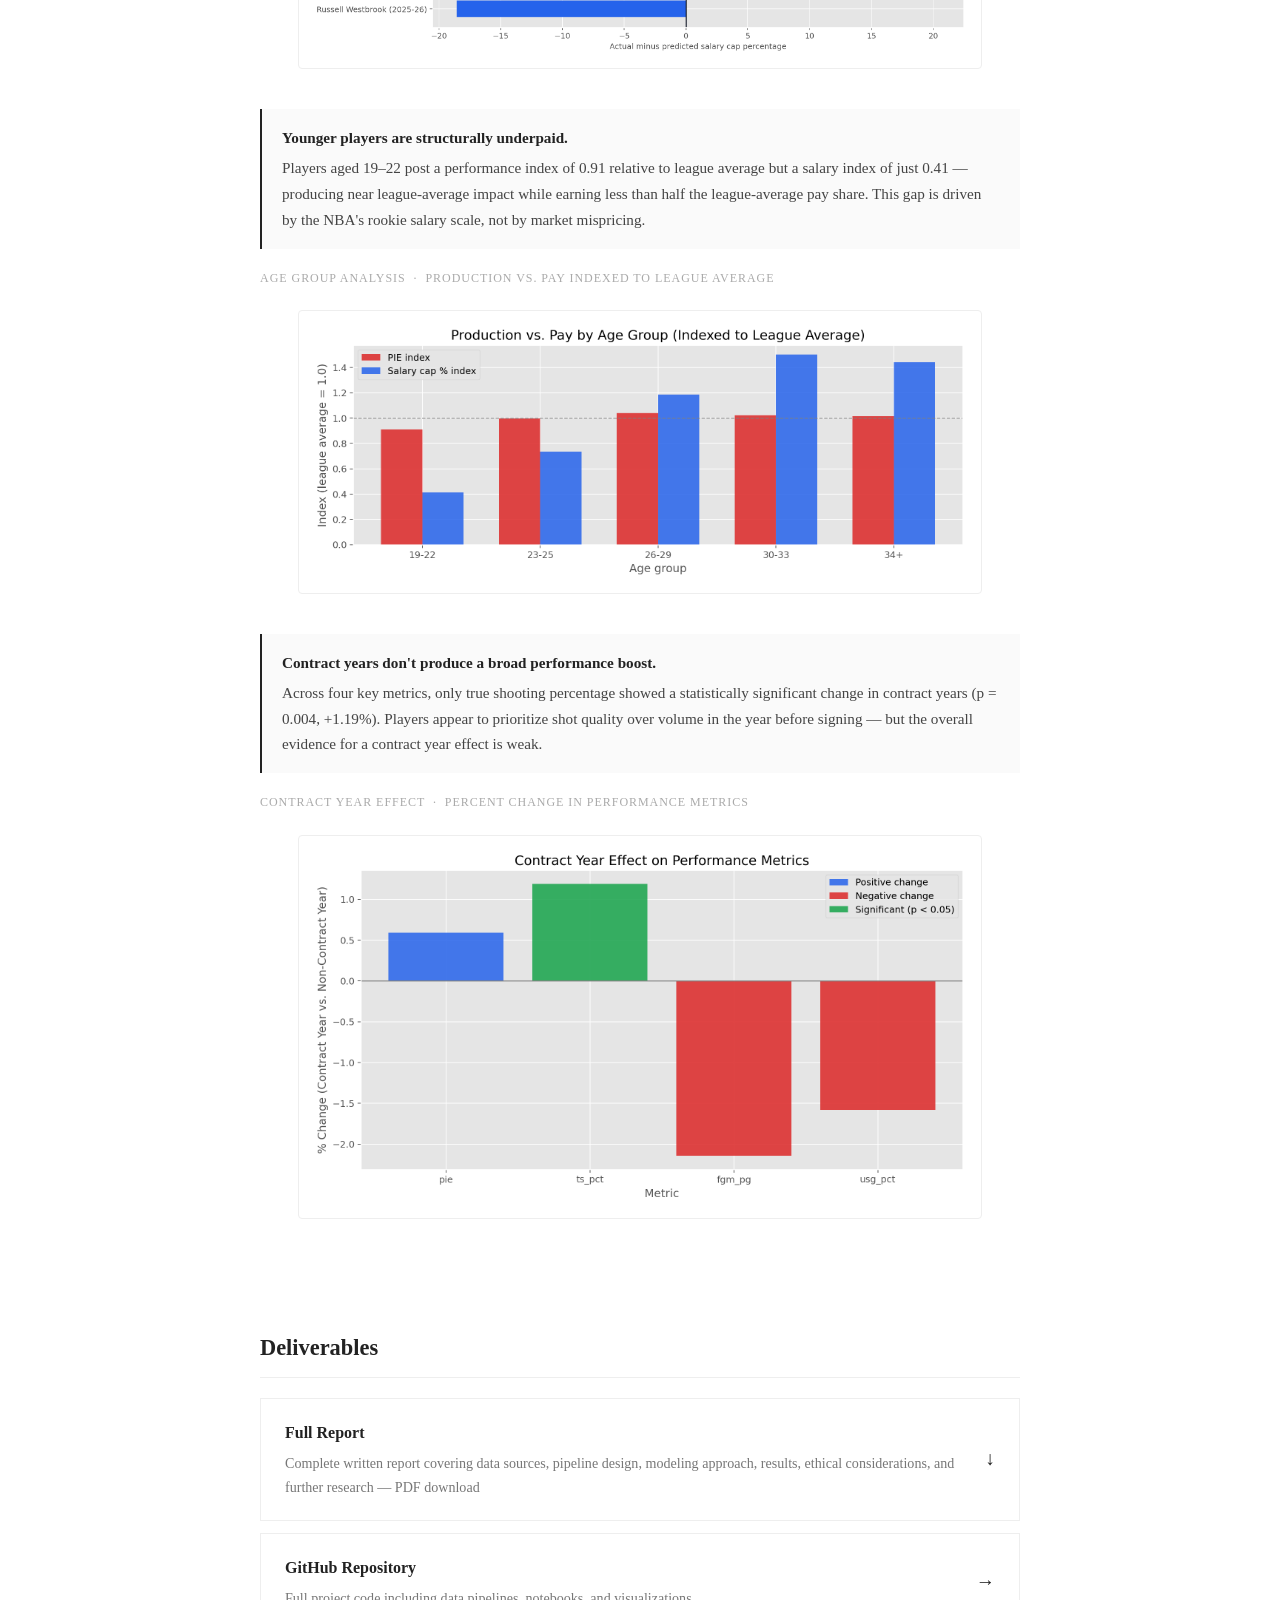
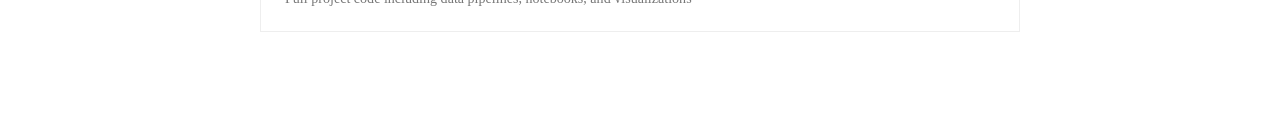
<file: projects/nba-salary-efficiency.html>
<!DOCTYPE html>
<html lang="en">
<head>
  <meta charset="UTF-8" />
  <meta name="viewport" content="width=device-width, initial-scale=1.0"/>
  <title>Bang for the Buck(et): NBA Salary Efficiency | Ryan McCurry</title>
  <link rel="icon" type="image/x-icon" href="../favicon.ico" />
  <link rel="stylesheet" href="../style.css" />
  <style>

    .back-link {
      display: inline-block;
      font-size: 0.9rem;
      color: #555;
      text-decoration: none;
      margin-bottom: 30px;
      letter-spacing: 0.02em;
    }
    .back-link:hover { color: #222; }
    .back-link::before { content: '← '; }

    .toc { margin: 30px 0 0; }
    .toc-inner {
      border: 1px solid #eee;
      padding: 20px 24px;
    }
    .toc-inner p {
      font-size: 0.75rem;
      text-transform: uppercase;
      letter-spacing: 0.1em;
      color: #aaa;
      margin-bottom: 10px;
    }
    .toc-inner ol {
      padding-left: 18px;
      margin: 0;
    }
    .toc-inner ol li { margin-bottom: 6px; }
    .toc-inner ol li a {
      font-size: 0.92rem;
      color: #555;
      text-decoration: none;
    }
    .toc-inner ol li a:hover {
      color: #222;
      text-decoration: underline;
    }

    .project-tags {
      display: flex;
      flex-wrap: wrap;
      gap: 8px;
    }
    .tag {
      font-size: 0.78rem;
      color: #555;
      border: 1px solid #ddd;
      padding: 4px 12px;
      border-radius: 20px;
      font-family: 'Georgia', serif;
    }

    .project-section { padding: 60px 0 10px; }
    .project-section h2 {
      font-size: 1.4rem;
      margin-bottom: 20px;
      border-bottom: 1px solid #eee;
      padding-bottom: 10px;
    }
    .project-section p {
      color: #444;
      margin-bottom: 16px;
    }

    .stat-row {
      display: flex;
      gap: 32px;
      margin: 30px 0;
      flex-wrap: wrap;
    }
    .stat {
      flex: 1;
      min-width: 130px;
      border-left: 2px solid #222;
      padding-left: 14px;
    }
    .stat .number {
      font-size: 1.5rem;
      font-weight: bold;
      color: #222;
      line-height: 1.2;
    }
    .stat .label {
      font-size: 0.82rem;
      color: #777;
      margin-top: 4px;
    }

    .insight-list {
      list-style: none;
      padding: 0;
      margin: 0;
    }
    .insight-list li {
      padding: 16px 20px;
      border-left: 2px solid #222;
      margin-bottom: 14px;
      background: #fafafa;
      color: #444;
      font-size: 0.95rem;
    }
    .insight-list li strong {
      display: block;
      color: #222;
      margin-bottom: 4px;
    }

    .viz-block { margin: 40px 0; }
    .viz-label {
      display: inline-block;
      font-size: 0.75rem;
      text-transform: uppercase;
      letter-spacing: 0.08em;
      color: #aaa;
      margin-bottom: 6px;
    }
    .screenshot {
      display: block;
      margin: 16px auto 0;
      max-width: 90%;
      border: 1px solid #eee;
      border-radius: 4px;
      padding: 12px;
    }

    .page-end { padding-bottom: 100px; }

    .skill-bullets {
      padding-left: 20px;
      margin: 0 0 16px;
      color: #444;
    }
    .skill-bullets li {
      margin-bottom: 8px;
      font-size: 0.95rem;
    }
    .skill-bullets li strong { color: #222; }

    .takeaway-note {
      color: #444;
      font-style: italic;
      font-size: 0.95rem;
      margin-bottom: 0;
    }
    .takeaway-note strong { color: #222; font-style: normal; }

  </style>
</head>
<body>

  <nav>
    <span class="nav-name">Ryan McCurry</span>
    <ul>
      <li><a href="../index.html#about">Home</a></li>
      <li><a href="../index.html#projects">Projects &amp; Coursework</a></li>
      <li><a href="../resume.html">Resume</a></li>
    </ul>
  </nav>

  <div style="max-width: 800px; margin: 0 auto; padding: 80px 20px 0;">

    <a href="../index.html#projects" class="back-link">Back to Projects</a>

    <h1 style="font-size: 2.2rem; margin-bottom: 10px;">Bang for the Buck(et): Modeling NBA Player Performance to Contract Value</h1>
    <p style="font-size: 1rem; color: #777; font-style: italic; margin-bottom: 30px;">
      Milestone I &nbsp;·&nbsp; University of Michigan &nbsp;·&nbsp; Spring/Summer 2026 &nbsp;·&nbsp; Ryan McCurry, Yuki Kodama, and Quentinn Roby
    </p>

    <div class="toc">
      <div class="toc-inner">
        <p>On this page</p>
        <ol>
          <li><a href="#takeaway">What This Means For You</a></li>
          <li><a href="#overview">Project Overview</a></li>
          <li><a href="#takeaways">Main Takeaways</a></li>
          <li><a href="#deliverables">Deliverables</a></li>
        </ol>
      </div>
    </div>

    <!-- 0. What This Means For You -->
    <section class="project-section" id="takeaway">
      <h2>What This Means For You</h2>
      <p>
        This project shows I can turn a messy real-world question into a rigorous, end-to-end analysis. Skills that matter for recruiters:
      </p>
      <ul class="skill-bullets">
        <li><strong>Data pipelines</strong> — Built two custom pipelines (NBA API + BeautifulSoup scraping) to source and merge 2,973 player-seasons across 10 seasons.</li>
        <li><strong>Statistical modeling</strong> — Used OLS regression and hypothesis testing to validate findings, not just eyeball charts.</li>
        <li><strong>Business framing</strong> — Translated model output into decision-relevant insights (who's over/underpaid and why), not just coefficients.</li>
        <li><strong>Python at scale</strong> — pandas, matplotlib, and reproducible analysis on a multi-thousand-row dataset — the same toolkit used daily in BI/analytics and data science roles.</li>
      </ul>
      <p class="takeaway-note"><strong>Takeaway:</strong> I can take raw, scattered data to a defensible, well-communicated conclusion on my own.</p>
    </section>

    <!-- 1. Overview -->
    <section class="project-section" id="overview">
      <h2>Project Overview</h2>
      <p>
        Do NBA teams win because they spend more, or because they spend more efficiently? This project builds a data-driven framework for evaluating whether NBA player salaries reflect on-court production — something that gets debated constantly but rarely measured systematically.
      </p>
      <p>
        Working with a decade of player-season data (2016–17 through 2025–26), we modeled expected salary as a percentage of the salary cap using performance metrics, then used the gap between predicted and actual pay to identify over- and undervalued players. We also examined whether younger players are systematically underpaid and whether contract timing shapes how players perform.
      </p>
      <p>
        The project spans the full data science pipeline: two custom data pipelines pulling from the NBA API and Basketball Reference, a joining and cleaning process across 2,973 player-seasons, OLS regression modeling, and a series of visualizations that translate the findings into a clear, interpretable story.
      </p>

      <div class="project-tags" style="margin: 24px 0 6px;">
        <span class="tag">Python</span>
        <span class="tag">pandas</span>
        <span class="tag">statsmodels</span>
        <span class="tag">nba_api</span>
        <span class="tag">BeautifulSoup</span>
        <span class="tag">matplotlib</span>
        <span class="tag">OLS Regression</span>
        <span class="tag">Web Scraping</span>
        <span class="tag">Data Pipeline</span>
        <span class="tag">Statistical Testing</span>
      </div>
      <p style="font-size: 0.82rem; color: #999; margin-top: 6px; margin-bottom: 0;">Skills demonstrated in this project</p>

      <div class="stat-row">
        <div class="stat">
          <div class="number">2,973</div>
          <div class="label">Player-seasons in the analytical sample</div>
        </div>
        <div class="stat">
          <div class="number">10</div>
          <div class="label">NBA seasons covered (2016–2026)</div>
        </div>
        <div class="stat">
          <div class="number">0.60</div>
          <div class="label">Model R² — performance explains ~60% of salary variance</div>
        </div>
        <div class="stat">
          <div class="number">3</div>
          <div class="label">Research questions examined</div>
        </div>
      </div>
    </section>

    <!-- 2. Main Takeaways -->
    <section class="project-section" id="takeaways">
      <h2>Main Takeaways</h2>

      <div class="viz-block">
        <ul class="insight-list">
          <li>
            <strong>Volume stats drive salary more than efficiency.</strong>
            Field goals made per game, minutes, and usage rate were the strongest predictors of salary cap percentage — outpacing efficiency metrics like PIE and true shooting percentage. The market rewards scoring involvement more heavily than overall impact.
          </li>
        </ul>
        <span class="viz-label">Correlation Heatmap &nbsp;·&nbsp; Salary &amp; Player Metrics</span>
        <img src="../assets/img/03_correlation_heatmap.png" class="screenshot" alt="Correlation heatmap showing relationships between player performance metrics and salary cap percentage" />
      </div>

      <div class="viz-block">
        <ul class="insight-list">
          <li>
            <strong>The model identifies clear over- and undervalued players.</strong>
            Ben Simmons appeared twice among the most overpaid player-seasons (+19.69% in 2022–23, +20.51% in 2024–25). On the other end, Pascal Siakam (2019–20) and Desmond Bane (2023–24) rank among the most underpaid — not because of market inefficiency, but because rookie contract ceilings limit pay regardless of performance.
          </li>
        </ul>
        <span class="viz-label">Residuals &nbsp;·&nbsp; Largest Salary Gaps from Model Prediction</span>
        <img src="../assets/img/09_top_salary_residuals.png" class="screenshot" alt="Bar chart showing players with the largest positive and negative salary residuals from the OLS model" />
      </div>

      <div class="viz-block">
        <ul class="insight-list">
          <li>
            <strong>Younger players are structurally underpaid.</strong>
            Players aged 19–22 post a performance index of 0.91 relative to league average but a salary index of just 0.41 — producing near league-average impact while earning less than half the league-average pay share. This gap is driven by the NBA's rookie salary scale, not by market mispricing.
          </li>
        </ul>
        <span class="viz-label">Age Group Analysis &nbsp;·&nbsp; Production vs. Pay Indexed to League Average</span>
        <img src="../assets/img/13_age_group_pie_vs_salary_index.png" class="screenshot" alt="Grouped bar chart comparing PIE index and salary cap percentage index by age group" />
      </div>

      <div class="viz-block">
        <ul class="insight-list">
          <li>
            <strong>Contract years don't produce a broad performance boost.</strong>
            Across four key metrics, only true shooting percentage showed a statistically significant change in contract years (p = 0.004, +1.19%). Players appear to prioritize shot quality over volume in the year before signing — but the overall evidence for a contract year effect is weak.
          </li>
        </ul>
        <span class="viz-label">Contract Year Effect &nbsp;·&nbsp; Percent Change in Performance Metrics</span>
        <img src="../assets/img/15_contract_year_pct_diff.png" class="screenshot" alt="Bar chart showing percent change in PIE, TS%, FGM/G, and USG% in contract years vs. non-contract years" />
      </div>

    </section>

    <!-- 3. Deliverables -->
    <section class="project-section page-end" id="deliverables">
      <h2>Deliverables</h2>
      <div style="display: flex; flex-direction: column; gap: 12px; margin-top: 20px;">
        <a href="../assets/files/nba_modeling_project_report.pdf" target="_blank" style="display: flex; justify-content: space-between; align-items: center; padding: 20px 24px; border: 1px solid #eee; text-decoration: none; color: inherit;">
          <div>
            <h4 style="margin: 0 0 6px; color: #222; font-size: 1rem;">Full Report</h4>
            <p style="margin: 0; font-size: 0.88rem; color: #777;">Complete written report covering data sources, pipeline design, modeling approach, results, ethical considerations, and further research — PDF download</p>
          </div>
          <span style="font-size: 1.2rem; color: #222; margin-left: 20px;">↓</span>
        </a>
        <a href="https://github.com/runrmc/nba-salary-efficiency" target="_blank" style="display: flex; justify-content: space-between; align-items: center; padding: 20px 24px; border: 1px solid #eee; text-decoration: none; color: inherit;">
          <div>
            <h4 style="margin: 0 0 6px; color: #222; font-size: 1rem;">GitHub Repository</h4>
            <p style="margin: 0; font-size: 0.88rem; color: #777;">Full project code including data pipelines, notebooks, and visualizations</p>
          </div>
          <span style="font-size: 1.2rem; color: #222; margin-left: 20px;">→</span>
        </a>
      </div>
    </section>

  </div>

</body>
</html>
</file>
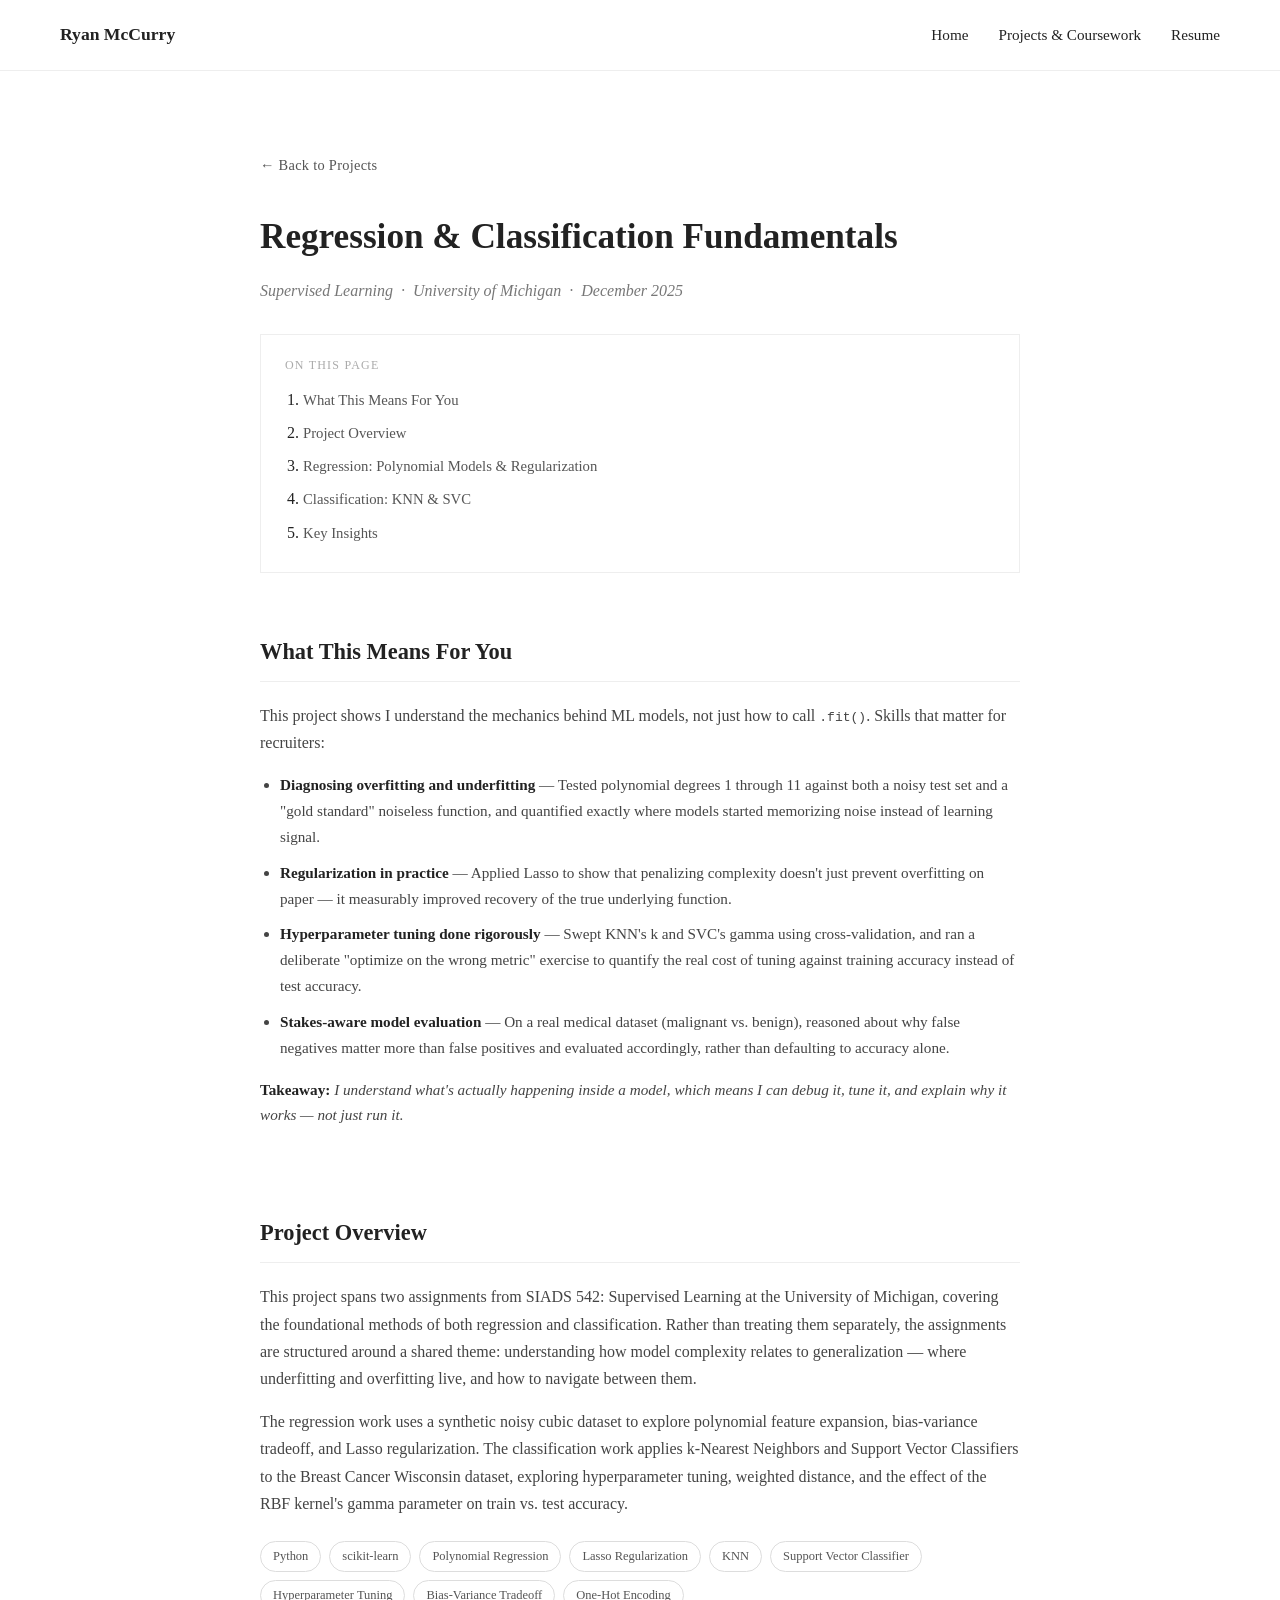
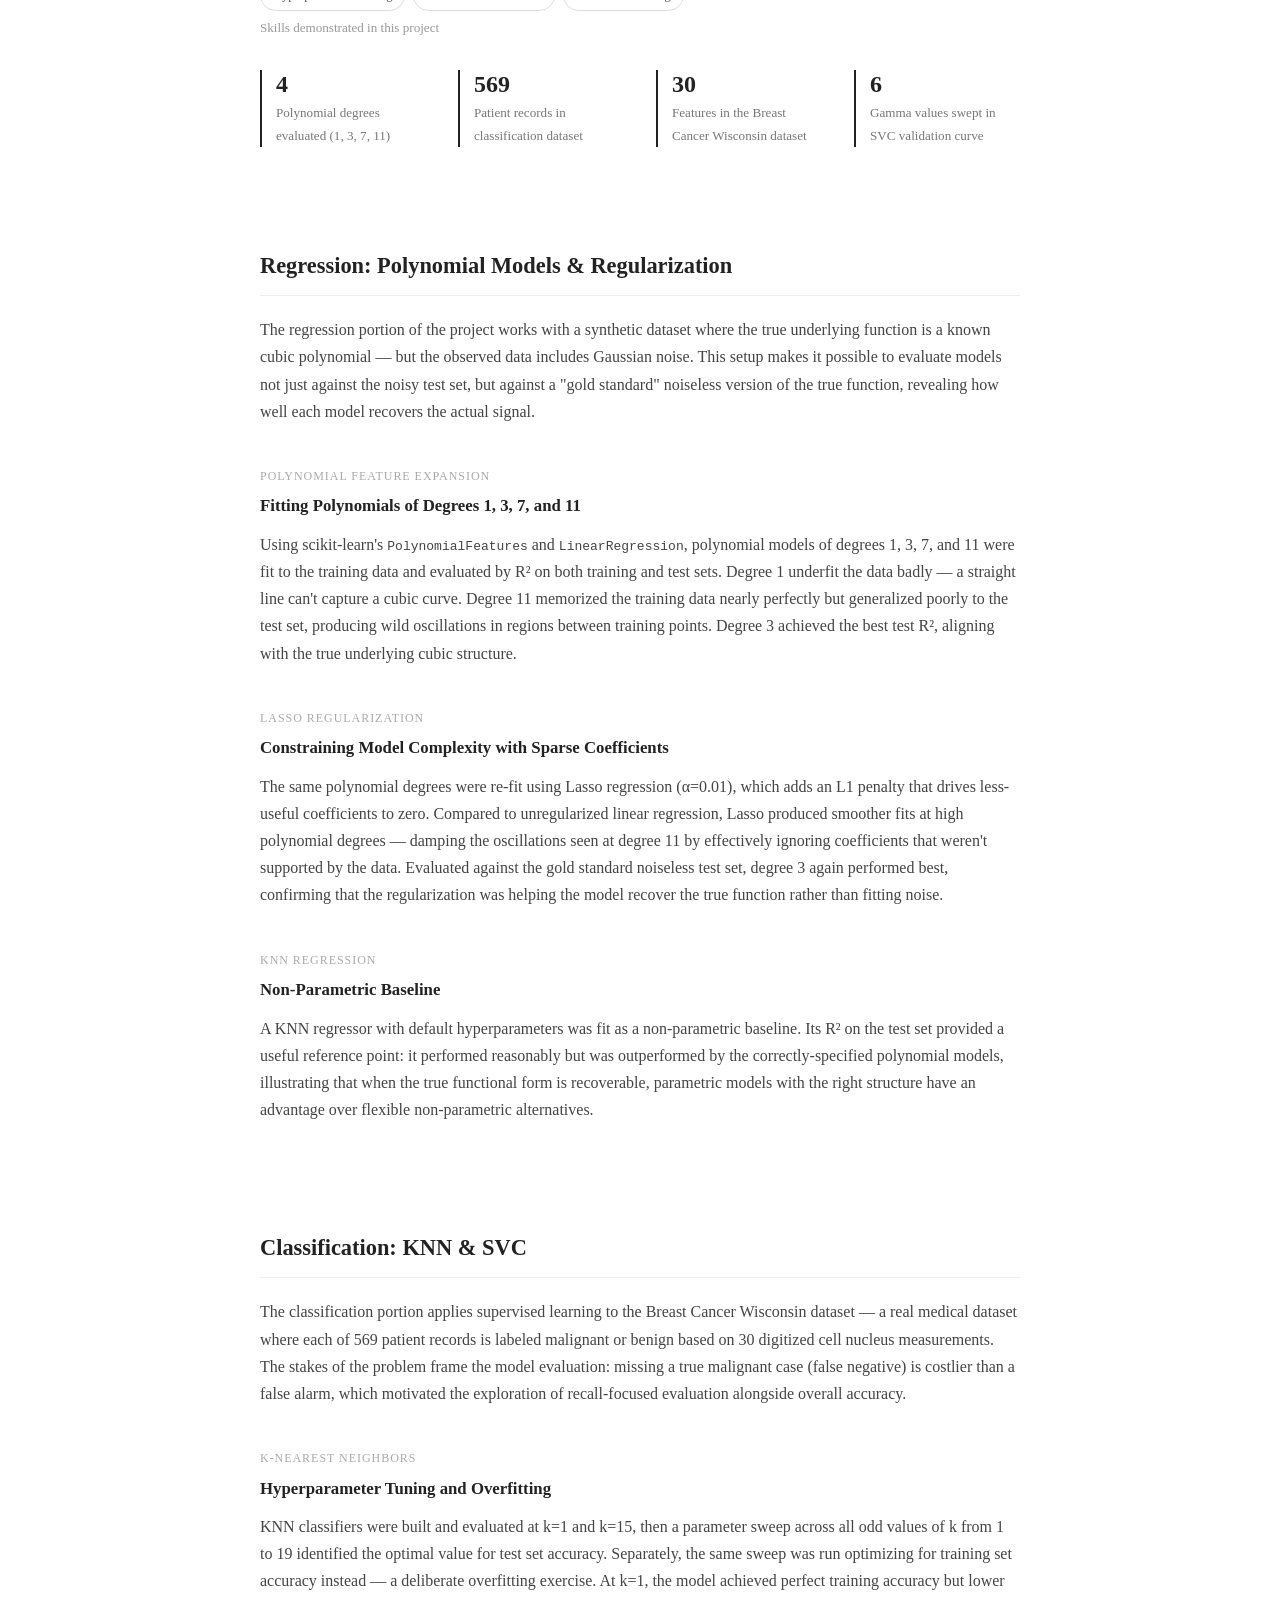
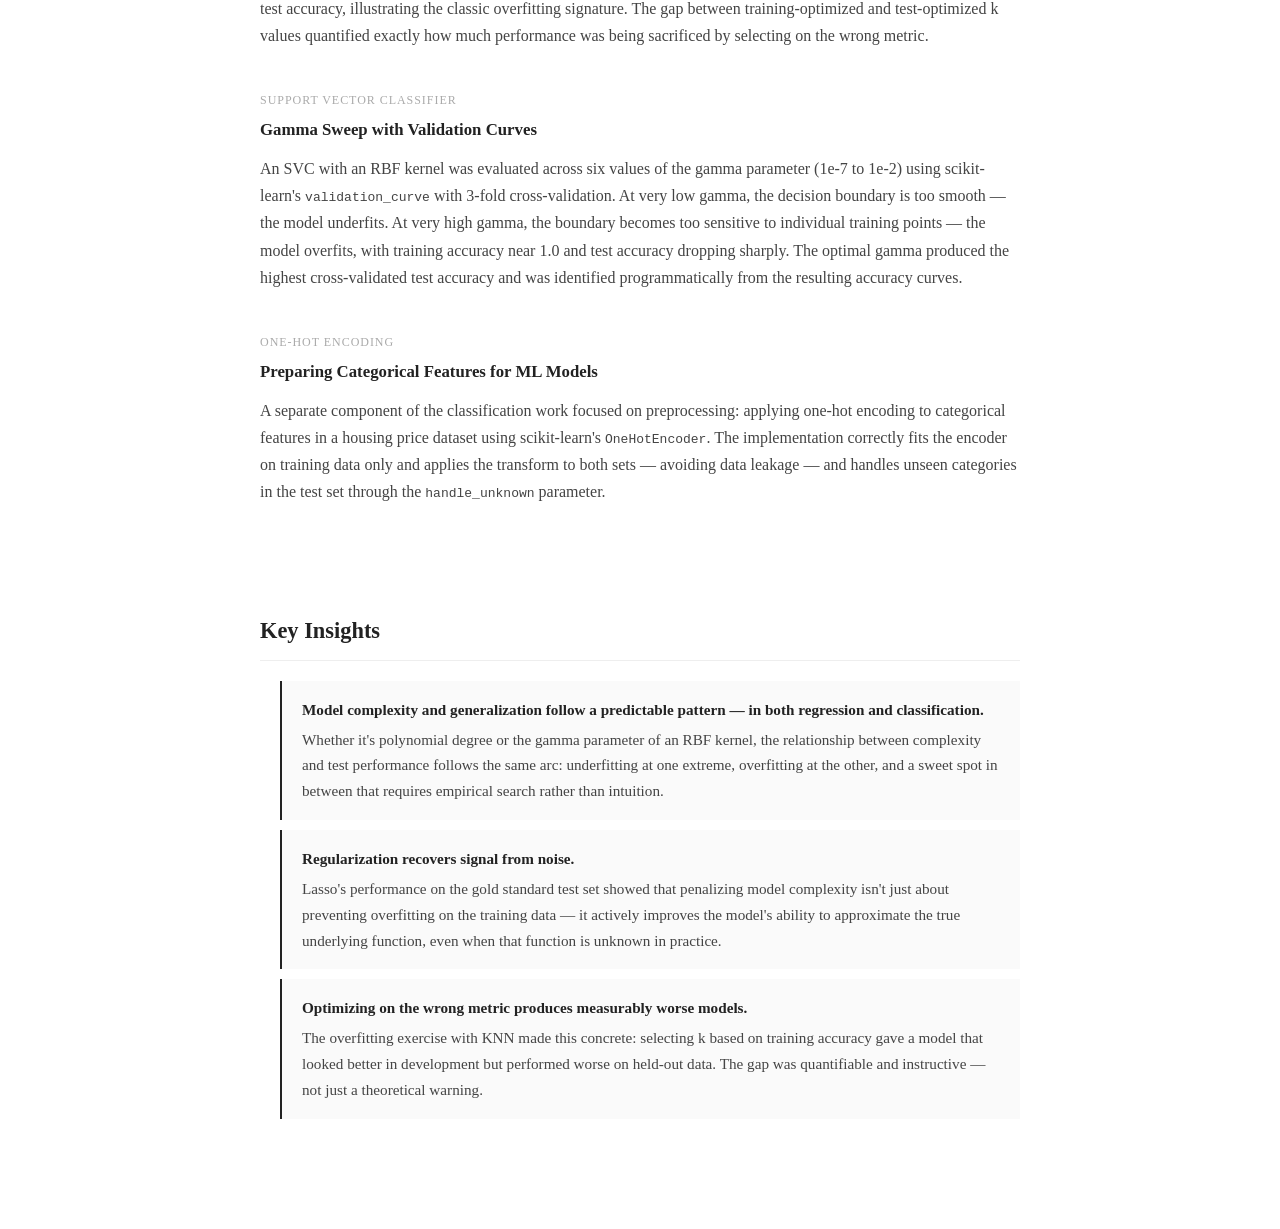
<file: projects/regression-classification-fundamentals.html>
<!DOCTYPE html>
<html lang="en">
<head>
  <meta charset="UTF-8" />
  <meta name="viewport" content="width=device-width, initial-scale=1.0"/>
  <title>Regression & Classification Fundamentals | Ryan McCurry</title>
  <link rel="icon" type="image/x-icon" href="../favicon.ico" />
  <link rel="stylesheet" href="../style.css" />
  <style>

    .back-link {
      display: inline-block;
      font-size: 0.9rem;
      color: #555;
      text-decoration: none;
      margin-bottom: 30px;
      letter-spacing: 0.02em;
    }
    .back-link:hover { color: #222; }
    .back-link::before { content: '← '; }

    .toc { margin: 30px 0 0; }
    .toc-inner {
      border: 1px solid #eee;
      padding: 20px 24px;
    }
    .toc-inner p {
      font-size: 0.75rem;
      text-transform: uppercase;
      letter-spacing: 0.1em;
      color: #aaa;
      margin-bottom: 10px;
    }
    .toc-inner ol {
      padding-left: 18px;
      margin: 0;
    }
    .toc-inner ol li { margin-bottom: 6px; }
    .toc-inner ol li a {
      font-size: 0.92rem;
      color: #555;
      text-decoration: none;
    }
    .toc-inner ol li a:hover {
      color: #222;
      text-decoration: underline;
    }

    .project-tags {
      display: flex;
      flex-wrap: wrap;
      gap: 8px;
    }
    .tag {
      font-size: 0.78rem;
      color: #555;
      border: 1px solid #ddd;
      padding: 4px 12px;
      border-radius: 20px;
      font-family: 'Georgia', serif;
    }

    .project-section { padding: 60px 0 10px; }
    .project-section h2 {
      font-size: 1.4rem;
      margin-bottom: 20px;
      border-bottom: 1px solid #eee;
      padding-bottom: 10px;
    }
    .project-section p {
      color: #444;
      margin-bottom: 16px;
    }
    .project-section ul {
      padding-left: 20px;
      color: #444;
    }
    .project-section ul li { margin-bottom: 10px; }

    /* ── Skill bullets (What This Means For You) ── */
    .skill-bullets {
      padding-left: 20px;
      margin: 0 0 16px;
      color: #444;
    }
    .skill-bullets li {
      margin-bottom: 8px;
      font-size: 0.95rem;
    }
    .skill-bullets li strong { color: #222; }

    .takeaway-note {
      color: #444;
      font-style: italic;
      font-size: 0.95rem;
      margin-bottom: 0;
    }
    .takeaway-note strong { color: #222; font-style: normal; }

    .stat-row {
      display: flex;
      gap: 32px;
      margin: 30px 0;
      flex-wrap: wrap;
    }
    .stat {
      flex: 1;
      min-width: 130px;
      border-left: 2px solid #222;
      padding-left: 14px;
    }
    .stat .number {
      font-size: 1.5rem;
      font-weight: bold;
      color: #222;
      line-height: 1.2;
    }
    .stat .label {
      font-size: 0.82rem;
      color: #777;
      margin-top: 4px;
    }

    .insight-list {
      list-style: none;
      padding: 0;
      margin: 0;
    }
    .insight-list li {
      padding: 16px 20px;
      border-left: 2px solid #222;
      margin-bottom: 14px;
      background: #fafafa;
      color: #444;
      font-size: 0.95rem;
    }
    .insight-list li strong {
      display: block;
      color: #222;
      margin-bottom: 4px;
    }

    .method-block {
      margin: 36px 0;
    }
    .method-block h3 {
      font-size: 1.05rem;
      color: #222;
      margin-bottom: 10px;
    }
    .method-block p {
      color: #444;
      margin-bottom: 0;
    }
    .method-label {
      display: inline-block;
      font-size: 0.75rem;
      text-transform: uppercase;
      letter-spacing: 0.08em;
      color: #aaa;
      margin-bottom: 6px;
    }

    .page-end { padding-bottom: 100px; }

  </style>
</head>
<body>

  <nav>
    <span class="nav-name">Ryan McCurry</span>
    <ul>
      <li><a href="../index.html#about">Home</a></li>
      <li><a href="../index.html#projects">Projects &amp; Coursework</a></li>
      <li><a href="../resume.html">Resume</a></li>
    </ul>
  </nav>

  <div style="max-width: 800px; margin: 0 auto; padding: 80px 20px 0;">

    <a href="../index.html#projects" class="back-link">Back to Projects</a>
    <h1 style="font-size: 2.2rem; margin-bottom: 10px;">Regression & Classification Fundamentals</h1>
    <p style="font-size: 1rem; color: #777; font-style: italic; margin-bottom: 30px;">
      Supervised Learning &nbsp;·&nbsp; University of Michigan &nbsp;·&nbsp; December 2025
    </p>

    <div class="toc">
      <div class="toc-inner">
        <p>On this page</p>
        <ol>
          <li><a href="#takeaway">What This Means For You</a></li>
          <li><a href="#overview">Project Overview</a></li>
          <li><a href="#regression">Regression: Polynomial Models & Regularization</a></li>
          <li><a href="#classification">Classification: KNN & SVC</a></li>
          <li><a href="#insights">Key Insights</a></li>
        </ol>
      </div>
    </div>

    <!-- 0. What This Means For You -->
    <section class="project-section" id="takeaway">
      <h2>What This Means For You</h2>
      <p>
        This project shows I understand the mechanics behind ML models, not just how to call <code>.fit()</code>. Skills that matter for recruiters:
      </p>
      <ul class="skill-bullets">
        <li><strong>Diagnosing overfitting and underfitting</strong> — Tested polynomial degrees 1 through 11 against both a noisy test set and a "gold standard" noiseless function, and quantified exactly where models started memorizing noise instead of learning signal.</li>
        <li><strong>Regularization in practice</strong> — Applied Lasso to show that penalizing complexity doesn't just prevent overfitting on paper — it measurably improved recovery of the true underlying function.</li>
        <li><strong>Hyperparameter tuning done rigorously</strong> — Swept KNN's k and SVC's gamma using cross-validation, and ran a deliberate "optimize on the wrong metric" exercise to quantify the real cost of tuning against training accuracy instead of test accuracy.</li>
        <li><strong>Stakes-aware model evaluation</strong> — On a real medical dataset (malignant vs. benign), reasoned about why false negatives matter more than false positives and evaluated accordingly, rather than defaulting to accuracy alone.</li>
      </ul>
      <p class="takeaway-note"><strong>Takeaway:</strong> I understand what's actually happening inside a model, which means I can debug it, tune it, and explain why it works — not just run it.</p>
    </section>

    <!-- 1. Overview -->
    <section class="project-section" id="overview">
      <h2>Project Overview</h2>
      <p>
        This project spans two assignments from SIADS 542: Supervised Learning at the University of Michigan, covering the foundational methods of both regression and classification. Rather than treating them separately, the assignments are structured around a shared theme: understanding how model complexity relates to generalization — where underfitting and overfitting live, and how to navigate between them.
      </p>
      <p>
        The regression work uses a synthetic noisy cubic dataset to explore polynomial feature expansion, bias-variance tradeoff, and Lasso regularization. The classification work applies k-Nearest Neighbors and Support Vector Classifiers to the Breast Cancer Wisconsin dataset, exploring hyperparameter tuning, weighted distance, and the effect of the RBF kernel's gamma parameter on train vs. test accuracy.
      </p>

      <div class="project-tags" style="margin: 24px 0 6px;">
        <span class="tag">Python</span>
        <span class="tag">scikit-learn</span>
        <span class="tag">Polynomial Regression</span>
        <span class="tag">Lasso Regularization</span>
        <span class="tag">KNN</span>
        <span class="tag">Support Vector Classifier</span>
        <span class="tag">Hyperparameter Tuning</span>
        <span class="tag">Bias-Variance Tradeoff</span>
        <span class="tag">One-Hot Encoding</span>
      </div>
      <p style="font-size: 0.82rem; color: #999; margin-top: 6px; margin-bottom: 0;">Skills demonstrated in this project</p>

      <div class="stat-row">
        <div class="stat">
          <div class="number">4</div>
          <div class="label">Polynomial degrees evaluated (1, 3, 7, 11)</div>
        </div>
        <div class="stat">
          <div class="number">569</div>
          <div class="label">Patient records in classification dataset</div>
        </div>
        <div class="stat">
          <div class="number">30</div>
          <div class="label">Features in the Breast Cancer Wisconsin dataset</div>
        </div>
        <div class="stat">
          <div class="number">6</div>
          <div class="label">Gamma values swept in SVC validation curve</div>
        </div>
      </div>
    </section>

    <!-- 2. Regression -->
    <section class="project-section" id="regression">
      <h2>Regression: Polynomial Models & Regularization</h2>
      <p>
        The regression portion of the project works with a synthetic dataset where the true underlying function is a known cubic polynomial — but the observed data includes Gaussian noise. This setup makes it possible to evaluate models not just against the noisy test set, but against a "gold standard" noiseless version of the true function, revealing how well each model recovers the actual signal.
      </p>

      <div class="method-block">
        <span class="method-label">Polynomial Feature Expansion</span>
        <h3>Fitting Polynomials of Degrees 1, 3, 7, and 11</h3>
        <p>
          Using scikit-learn's <code>PolynomialFeatures</code> and <code>LinearRegression</code>, polynomial models of degrees 1, 3, 7, and 11 were fit to the training data and evaluated by R² on both training and test sets. Degree 1 underfit the data badly — a straight line can't capture a cubic curve. Degree 11 memorized the training data nearly perfectly but generalized poorly to the test set, producing wild oscillations in regions between training points. Degree 3 achieved the best test R², aligning with the true underlying cubic structure.
        </p>
      </div>

      <div class="method-block">
        <span class="method-label">Lasso Regularization</span>
        <h3>Constraining Model Complexity with Sparse Coefficients</h3>
        <p>
          The same polynomial degrees were re-fit using Lasso regression (α=0.01), which adds an L1 penalty that drives less-useful coefficients to zero. Compared to unregularized linear regression, Lasso produced smoother fits at high polynomial degrees — damping the oscillations seen at degree 11 by effectively ignoring coefficients that weren't supported by the data. Evaluated against the gold standard noiseless test set, degree 3 again performed best, confirming that the regularization was helping the model recover the true function rather than fitting noise.
        </p>
      </div>

      <div class="method-block">
        <span class="method-label">KNN Regression</span>
        <h3>Non-Parametric Baseline</h3>
        <p>
          A KNN regressor with default hyperparameters was fit as a non-parametric baseline. Its R² on the test set provided a useful reference point: it performed reasonably but was outperformed by the correctly-specified polynomial models, illustrating that when the true functional form is recoverable, parametric models with the right structure have an advantage over flexible non-parametric alternatives.
        </p>
      </div>
    </section>

    <!-- 3. Classification -->
    <section class="project-section" id="classification">
      <h2>Classification: KNN & SVC</h2>
      <p>
        The classification portion applies supervised learning to the Breast Cancer Wisconsin dataset — a real medical dataset where each of 569 patient records is labeled malignant or benign based on 30 digitized cell nucleus measurements. The stakes of the problem frame the model evaluation: missing a true malignant case (false negative) is costlier than a false alarm, which motivated the exploration of recall-focused evaluation alongside overall accuracy.
      </p>

      <div class="method-block">
        <span class="method-label">k-Nearest Neighbors</span>
        <h3>Hyperparameter Tuning and Overfitting</h3>
        <p>
          KNN classifiers were built and evaluated at k=1 and k=15, then a parameter sweep across all odd values of k from 1 to 19 identified the optimal value for test set accuracy. Separately, the same sweep was run optimizing for training set accuracy instead — a deliberate overfitting exercise. At k=1, the model achieved perfect training accuracy but lower test accuracy, illustrating the classic overfitting signature. The gap between training-optimized and test-optimized k values quantified exactly how much performance was being sacrificed by selecting on the wrong metric.
        </p>
      </div>

      <div class="method-block">
        <span class="method-label">Support Vector Classifier</span>
        <h3>Gamma Sweep with Validation Curves</h3>
        <p>
          An SVC with an RBF kernel was evaluated across six values of the gamma parameter (1e-7 to 1e-2) using scikit-learn's <code>validation_curve</code> with 3-fold cross-validation. At very low gamma, the decision boundary is too smooth — the model underfits. At very high gamma, the boundary becomes too sensitive to individual training points — the model overfits, with training accuracy near 1.0 and test accuracy dropping sharply. The optimal gamma produced the highest cross-validated test accuracy and was identified programmatically from the resulting accuracy curves.
        </p>
      </div>

      <div class="method-block">
        <span class="method-label">One-Hot Encoding</span>
        <h3>Preparing Categorical Features for ML Models</h3>
        <p>
          A separate component of the classification work focused on preprocessing: applying one-hot encoding to categorical features in a housing price dataset using scikit-learn's <code>OneHotEncoder</code>. The implementation correctly fits the encoder on training data only and applies the transform to both sets — avoiding data leakage — and handles unseen categories in the test set through the <code>handle_unknown</code> parameter.
        </p>
      </div>
    </section>

    <!-- 4. Key Insights -->
    <section class="project-section page-end" id="insights">
      <h2>Key Insights</h2>
      <ul class="insight-list">
        <li>
          <strong>Model complexity and generalization follow a predictable pattern — in both regression and classification.</strong>
          Whether it's polynomial degree or the gamma parameter of an RBF kernel, the relationship between complexity and test performance follows the same arc: underfitting at one extreme, overfitting at the other, and a sweet spot in between that requires empirical search rather than intuition.
        </li>
        <li>
          <strong>Regularization recovers signal from noise.</strong>
          Lasso's performance on the gold standard test set showed that penalizing model complexity isn't just about preventing overfitting on the training data — it actively improves the model's ability to approximate the true underlying function, even when that function is unknown in practice.
        </li>
        <li>
          <strong>Optimizing on the wrong metric produces measurably worse models.</strong>
          The overfitting exercise with KNN made this concrete: selecting k based on training accuracy gave a model that looked better in development but performed worse on held-out data. The gap was quantifiable and instructive — not just a theoretical warning.
        </li>
      </ul>
    </section>

  </div>

</body>
</html>
</file>
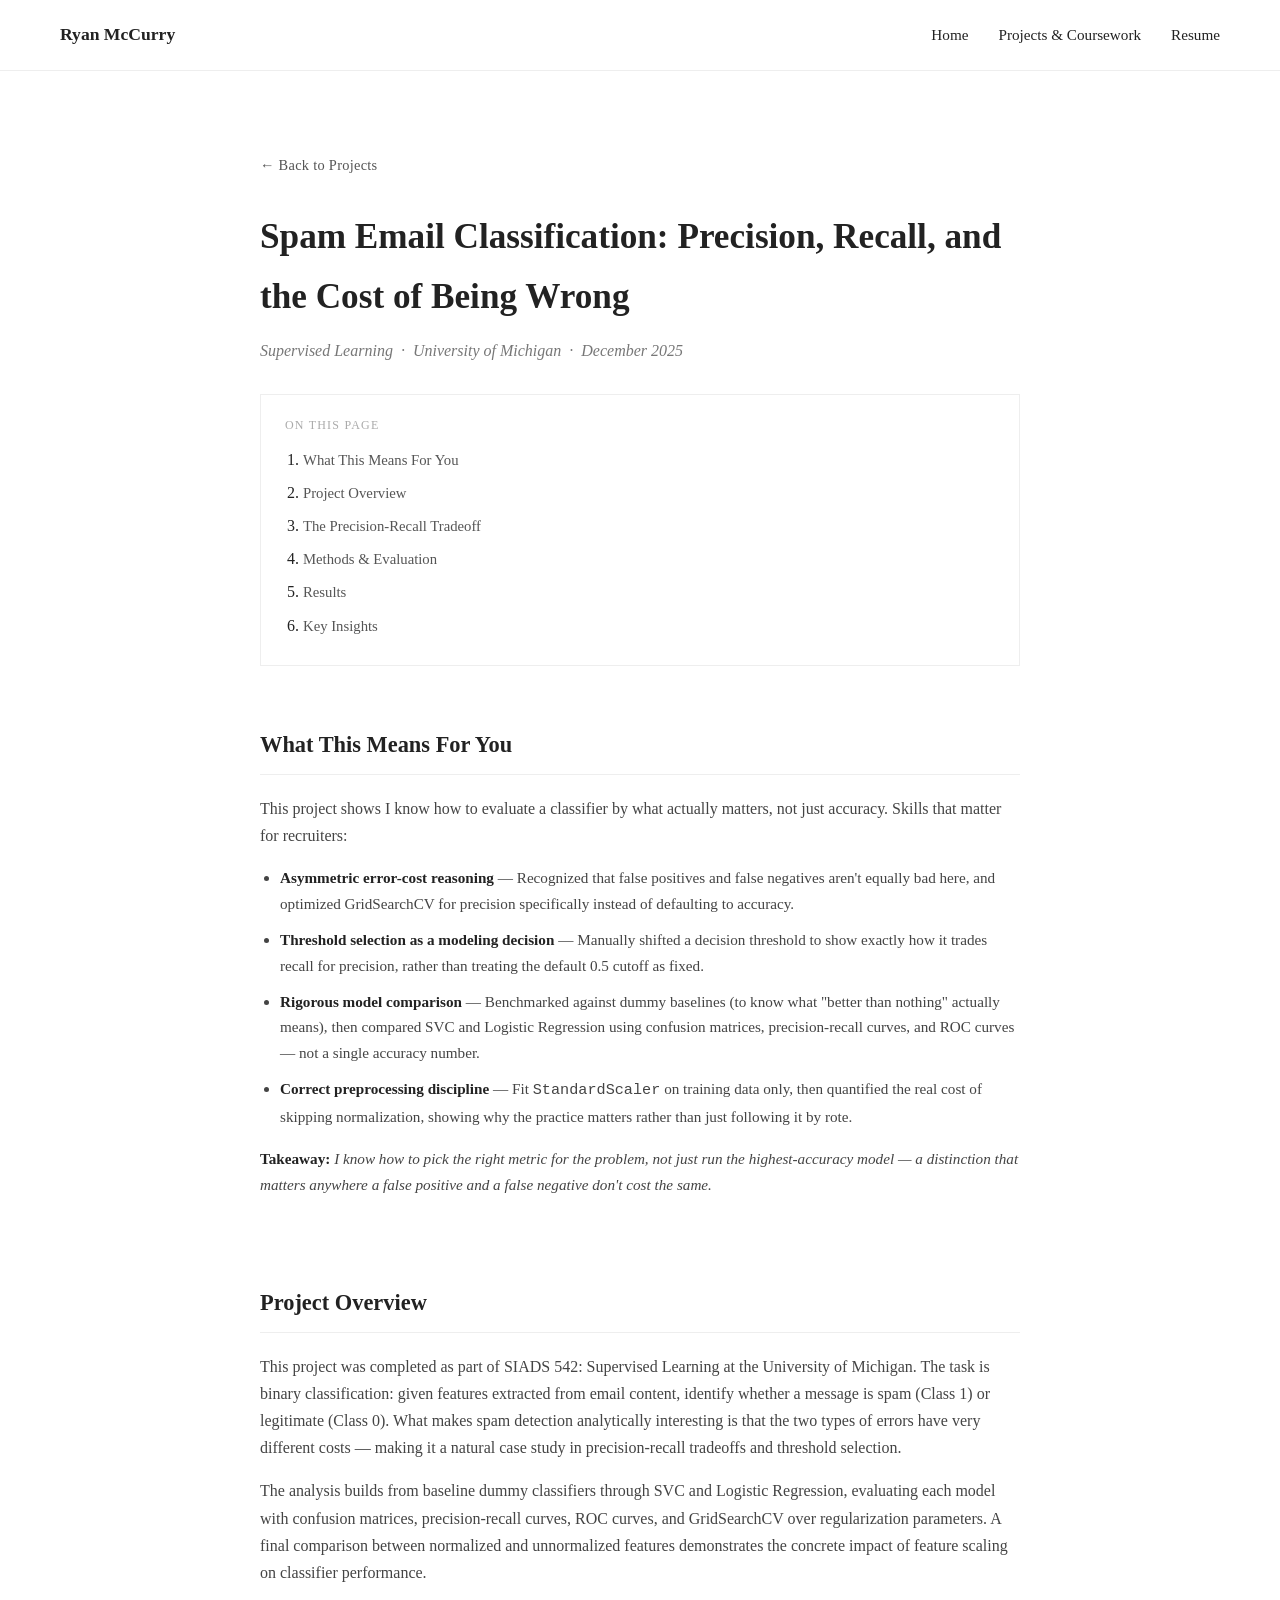
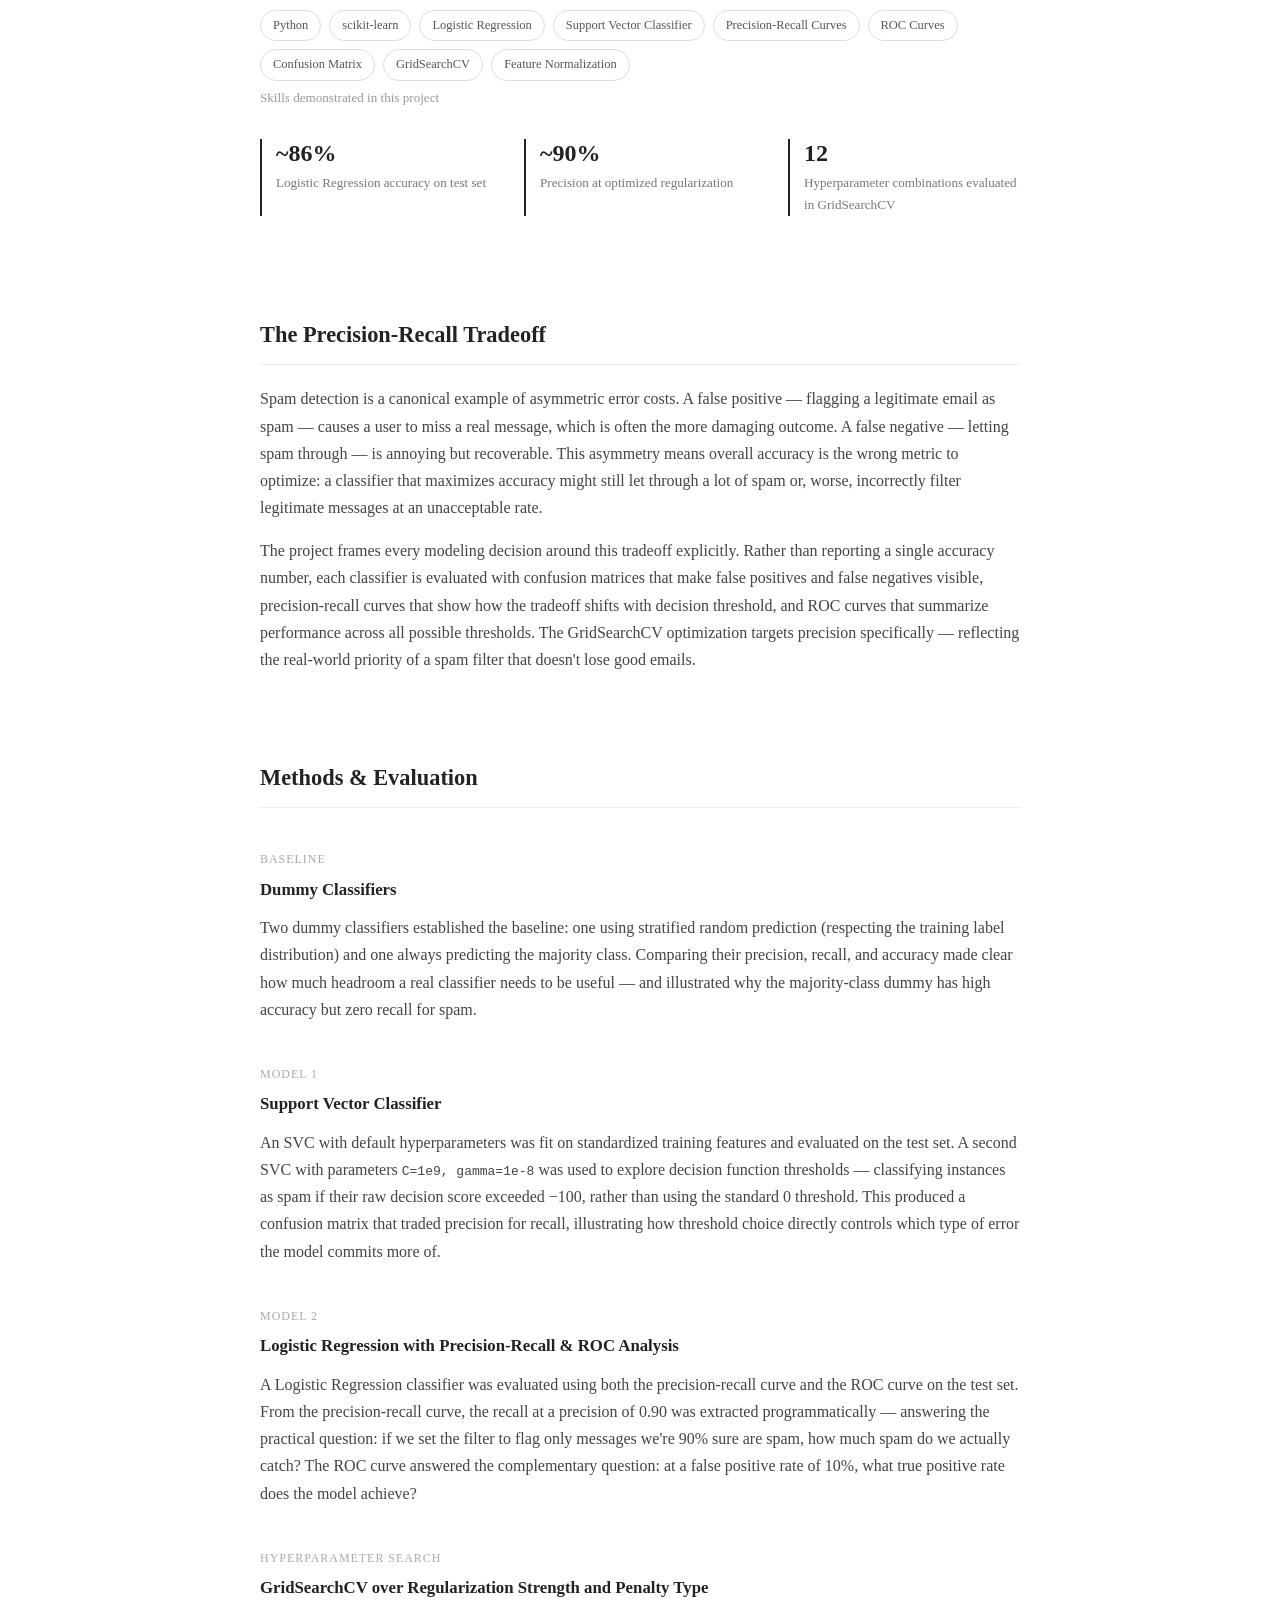
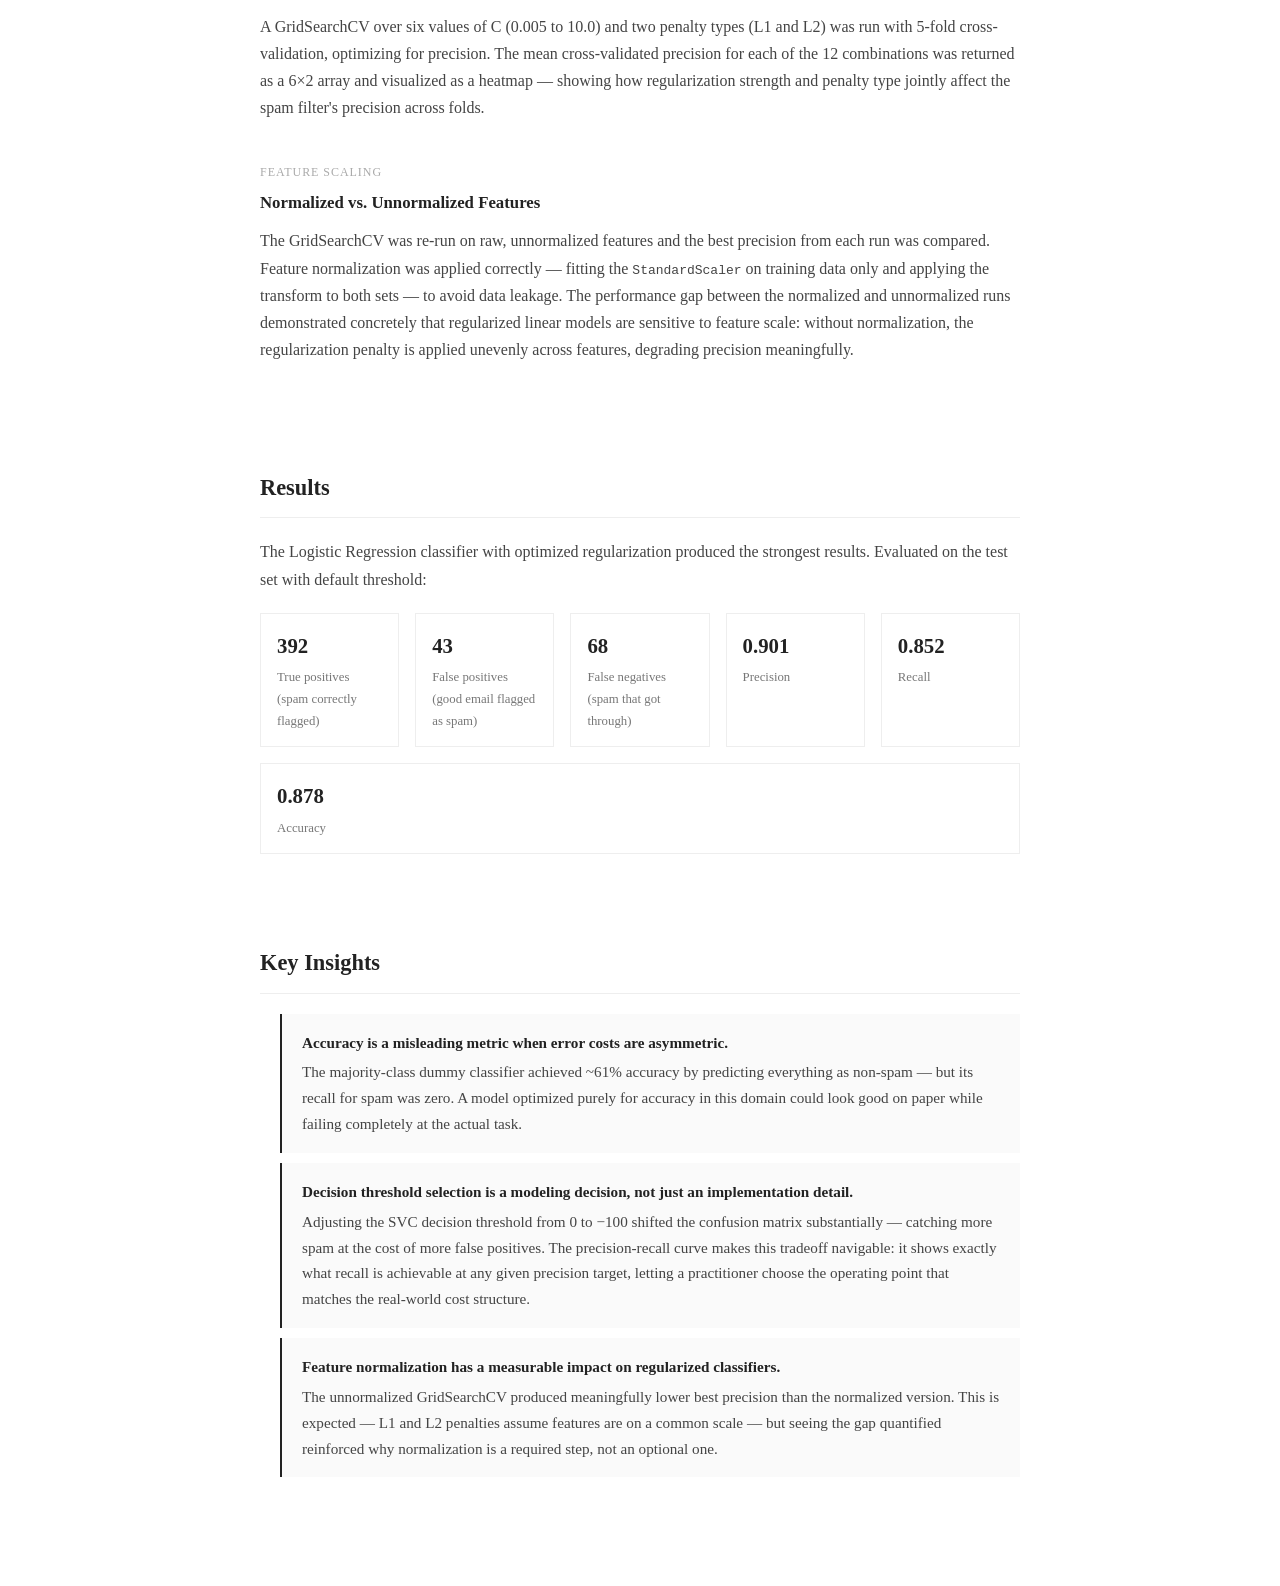
<file: projects/spam-classification.html>
<!DOCTYPE html>
<html lang="en">
<head>
  <meta charset="UTF-8" />
  <meta name="viewport" content="width=device-width, initial-scale=1.0"/>
  <title>Spam Email Classification | Ryan McCurry</title>
  <link rel="icon" type="image/x-icon" href="../favicon.ico" />
  <link rel="stylesheet" href="../style.css" />
  <style>

    .back-link {
      display: inline-block;
      font-size: 0.9rem;
      color: #555;
      text-decoration: none;
      margin-bottom: 30px;
      letter-spacing: 0.02em;
    }
    .back-link:hover { color: #222; }
    .back-link::before { content: '← '; }

    .toc { margin: 30px 0 0; }
    .toc-inner {
      border: 1px solid #eee;
      padding: 20px 24px;
    }
    .toc-inner p {
      font-size: 0.75rem;
      text-transform: uppercase;
      letter-spacing: 0.1em;
      color: #aaa;
      margin-bottom: 10px;
    }
    .toc-inner ol {
      padding-left: 18px;
      margin: 0;
    }
    .toc-inner ol li { margin-bottom: 6px; }
    .toc-inner ol li a {
      font-size: 0.92rem;
      color: #555;
      text-decoration: none;
    }
    .toc-inner ol li a:hover {
      color: #222;
      text-decoration: underline;
    }

    .project-tags {
      display: flex;
      flex-wrap: wrap;
      gap: 8px;
    }
    .tag {
      font-size: 0.78rem;
      color: #555;
      border: 1px solid #ddd;
      padding: 4px 12px;
      border-radius: 20px;
      font-family: 'Georgia', serif;
    }

    .project-section { padding: 60px 0 10px; }
    .project-section h2 {
      font-size: 1.4rem;
      margin-bottom: 20px;
      border-bottom: 1px solid #eee;
      padding-bottom: 10px;
    }
    .project-section p {
      color: #444;
      margin-bottom: 16px;
    }
    .project-section ul {
      padding-left: 20px;
      color: #444;
    }
    .project-section ul li { margin-bottom: 10px; }

    /* ── Skill bullets (What This Means For You) ── */
    .skill-bullets {
      padding-left: 20px;
      margin: 0 0 16px;
      color: #444;
    }
    .skill-bullets li {
      margin-bottom: 8px;
      font-size: 0.95rem;
    }
    .skill-bullets li strong { color: #222; }

    .takeaway-note {
      color: #444;
      font-style: italic;
      font-size: 0.95rem;
      margin-bottom: 0;
    }
    .takeaway-note strong { color: #222; font-style: normal; }

    .stat-row {
      display: flex;
      gap: 32px;
      margin: 30px 0;
      flex-wrap: wrap;
    }
    .stat {
      flex: 1;
      min-width: 130px;
      border-left: 2px solid #222;
      padding-left: 14px;
    }
    .stat .number {
      font-size: 1.5rem;
      font-weight: bold;
      color: #222;
      line-height: 1.2;
    }
    .stat .label {
      font-size: 0.82rem;
      color: #777;
      margin-top: 4px;
    }

    .insight-list {
      list-style: none;
      padding: 0;
      margin: 0;
    }
    .insight-list li {
      padding: 16px 20px;
      border-left: 2px solid #222;
      margin-bottom: 14px;
      background: #fafafa;
      color: #444;
      font-size: 0.95rem;
    }
    .insight-list li strong {
      display: block;
      color: #222;
      margin-bottom: 4px;
    }

    .method-block { margin: 36px 0; }
    .method-block h3 {
      font-size: 1.05rem;
      color: #222;
      margin-bottom: 10px;
    }
    .method-block p {
      color: #444;
      margin-bottom: 0;
    }
    .method-label {
      display: inline-block;
      font-size: 0.75rem;
      text-transform: uppercase;
      letter-spacing: 0.08em;
      color: #aaa;
      margin-bottom: 6px;
    }

    .metric-row {
      display: flex;
      gap: 16px;
      margin: 20px 0;
      flex-wrap: wrap;
    }
    .metric-card {
      flex: 1;
      min-width: 120px;
      border: 1px solid #eee;
      padding: 14px 16px;
    }
    .metric-card .metric-value {
      font-size: 1.3rem;
      font-weight: bold;
      color: #222;
    }
    .metric-card .metric-label {
      font-size: 0.8rem;
      color: #777;
      margin-top: 4px;
    }

    .page-end { padding-bottom: 100px; }

  </style>
</head>
<body>

  <nav>
    <span class="nav-name">Ryan McCurry</span>
    <ul>
      <li><a href="../index.html#about">Home</a></li>
      <li><a href="../index.html#projects">Projects &amp; Coursework</a></li>
      <li><a href="../resume.html">Resume</a></li>
    </ul>
  </nav>

  <div style="max-width: 800px; margin: 0 auto; padding: 80px 20px 0;">

    <a href="../index.html#projects" class="back-link">Back to Projects</a>
    <h1 style="font-size: 2.2rem; margin-bottom: 10px;">Spam Email Classification: Precision, Recall, and the Cost of Being Wrong</h1>
    <p style="font-size: 1rem; color: #777; font-style: italic; margin-bottom: 30px;">
      Supervised Learning &nbsp;·&nbsp; University of Michigan &nbsp;·&nbsp; December 2025
    </p>

    <div class="toc">
      <div class="toc-inner">
        <p>On this page</p>
        <ol>
          <li><a href="#takeaway">What This Means For You</a></li>
          <li><a href="#overview">Project Overview</a></li>
          <li><a href="#framing">The Precision-Recall Tradeoff</a></li>
          <li><a href="#methods">Methods & Evaluation</a></li>
          <li><a href="#results">Results</a></li>
          <li><a href="#insights">Key Insights</a></li>
        </ol>
      </div>
    </div>

    <!-- 0. What This Means For You -->
    <section class="project-section" id="takeaway">
      <h2>What This Means For You</h2>
      <p>
        This project shows I know how to evaluate a classifier by what actually matters, not just accuracy. Skills that matter for recruiters:
      </p>
      <ul class="skill-bullets">
        <li><strong>Asymmetric error-cost reasoning</strong> — Recognized that false positives and false negatives aren't equally bad here, and optimized GridSearchCV for precision specifically instead of defaulting to accuracy.</li>
        <li><strong>Threshold selection as a modeling decision</strong> — Manually shifted a decision threshold to show exactly how it trades recall for precision, rather than treating the default 0.5 cutoff as fixed.</li>
        <li><strong>Rigorous model comparison</strong> — Benchmarked against dummy baselines (to know what "better than nothing" actually means), then compared SVC and Logistic Regression using confusion matrices, precision-recall curves, and ROC curves — not a single accuracy number.</li>
        <li><strong>Correct preprocessing discipline</strong> — Fit <code>StandardScaler</code> on training data only, then quantified the real cost of skipping normalization, showing why the practice matters rather than just following it by rote.</li>
      </ul>
      <p class="takeaway-note"><strong>Takeaway:</strong> I know how to pick the right metric for the problem, not just run the highest-accuracy model — a distinction that matters anywhere a false positive and a false negative don't cost the same.</p>
    </section>

    <!-- 1. Overview -->
    <section class="project-section" id="overview">
      <h2>Project Overview</h2>
      <p>
        This project was completed as part of SIADS 542: Supervised Learning at the University of Michigan. The task is binary classification: given features extracted from email content, identify whether a message is spam (Class 1) or legitimate (Class 0). What makes spam detection analytically interesting is that the two types of errors have very different costs — making it a natural case study in precision-recall tradeoffs and threshold selection.
      </p>
      <p>
        The analysis builds from baseline dummy classifiers through SVC and Logistic Regression, evaluating each model with confusion matrices, precision-recall curves, ROC curves, and GridSearchCV over regularization parameters. A final comparison between normalized and unnormalized features demonstrates the concrete impact of feature scaling on classifier performance.
      </p>

      <div class="project-tags" style="margin: 24px 0 6px;">
        <span class="tag">Python</span>
        <span class="tag">scikit-learn</span>
        <span class="tag">Logistic Regression</span>
        <span class="tag">Support Vector Classifier</span>
        <span class="tag">Precision-Recall Curves</span>
        <span class="tag">ROC Curves</span>
        <span class="tag">Confusion Matrix</span>
        <span class="tag">GridSearchCV</span>
        <span class="tag">Feature Normalization</span>
      </div>
      <p style="font-size: 0.82rem; color: #999; margin-top: 6px; margin-bottom: 0;">Skills demonstrated in this project</p>

      <div class="stat-row">
        <div class="stat">
          <div class="number">~86%</div>
          <div class="label">Logistic Regression accuracy on test set</div>
        </div>
        <div class="stat">
          <div class="number">~90%</div>
          <div class="label">Precision at optimized regularization</div>
        </div>
        <div class="stat">
          <div class="number">12</div>
          <div class="label">Hyperparameter combinations evaluated in GridSearchCV</div>
        </div>
      </div>
    </section>

    <!-- 2. Framing -->
    <section class="project-section" id="framing">
      <h2>The Precision-Recall Tradeoff</h2>
      <p>
        Spam detection is a canonical example of asymmetric error costs. A false positive — flagging a legitimate email as spam — causes a user to miss a real message, which is often the more damaging outcome. A false negative — letting spam through — is annoying but recoverable. This asymmetry means overall accuracy is the wrong metric to optimize: a classifier that maximizes accuracy might still let through a lot of spam or, worse, incorrectly filter legitimate messages at an unacceptable rate.
      </p>
      <p>
        The project frames every modeling decision around this tradeoff explicitly. Rather than reporting a single accuracy number, each classifier is evaluated with confusion matrices that make false positives and false negatives visible, precision-recall curves that show how the tradeoff shifts with decision threshold, and ROC curves that summarize performance across all possible thresholds. The GridSearchCV optimization targets precision specifically — reflecting the real-world priority of a spam filter that doesn't lose good emails.
      </p>
    </section>

    <!-- 3. Methods -->
    <section class="project-section" id="methods">
      <h2>Methods & Evaluation</h2>

      <div class="method-block">
        <span class="method-label">Baseline</span>
        <h3>Dummy Classifiers</h3>
        <p>
          Two dummy classifiers established the baseline: one using stratified random prediction (respecting the training label distribution) and one always predicting the majority class. Comparing their precision, recall, and accuracy made clear how much headroom a real classifier needs to be useful — and illustrated why the majority-class dummy has high accuracy but zero recall for spam.
        </p>
      </div>

      <div class="method-block">
        <span class="method-label">Model 1</span>
        <h3>Support Vector Classifier</h3>
        <p>
          An SVC with default hyperparameters was fit on standardized training features and evaluated on the test set. A second SVC with parameters <code>C=1e9, gamma=1e-8</code> was used to explore decision function thresholds — classifying instances as spam if their raw decision score exceeded −100, rather than using the standard 0 threshold. This produced a confusion matrix that traded precision for recall, illustrating how threshold choice directly controls which type of error the model commits more of.
        </p>
      </div>

      <div class="method-block">
        <span class="method-label">Model 2</span>
        <h3>Logistic Regression with Precision-Recall & ROC Analysis</h3>
        <p>
          A Logistic Regression classifier was evaluated using both the precision-recall curve and the ROC curve on the test set. From the precision-recall curve, the recall at a precision of 0.90 was extracted programmatically — answering the practical question: if we set the filter to flag only messages we're 90% sure are spam, how much spam do we actually catch? The ROC curve answered the complementary question: at a false positive rate of 10%, what true positive rate does the model achieve?
        </p>
      </div>

      <div class="method-block">
        <span class="method-label">Hyperparameter Search</span>
        <h3>GridSearchCV over Regularization Strength and Penalty Type</h3>
        <p>
          A GridSearchCV over six values of C (0.005 to 10.0) and two penalty types (L1 and L2) was run with 5-fold cross-validation, optimizing for precision. The mean cross-validated precision for each of the 12 combinations was returned as a 6×2 array and visualized as a heatmap — showing how regularization strength and penalty type jointly affect the spam filter's precision across folds.
        </p>
      </div>

      <div class="method-block">
        <span class="method-label">Feature Scaling</span>
        <h3>Normalized vs. Unnormalized Features</h3>
        <p>
          The GridSearchCV was re-run on raw, unnormalized features and the best precision from each run was compared. Feature normalization was applied correctly — fitting the <code>StandardScaler</code> on training data only and applying the transform to both sets — to avoid data leakage. The performance gap between the normalized and unnormalized runs demonstrated concretely that regularized linear models are sensitive to feature scale: without normalization, the regularization penalty is applied unevenly across features, degrading precision meaningfully.
        </p>
      </div>
    </section>

    <!-- 4. Results -->
    <section class="project-section" id="results">
      <h2>Results</h2>
      <p>
        The Logistic Regression classifier with optimized regularization produced the strongest results. Evaluated on the test set with default threshold:
      </p>
      <div class="metric-row">
        <div class="metric-card">
          <div class="metric-value">392</div>
          <div class="metric-label">True positives (spam correctly flagged)</div>
        </div>
        <div class="metric-card">
          <div class="metric-value">43</div>
          <div class="metric-label">False positives (good email flagged as spam)</div>
        </div>
        <div class="metric-card">
          <div class="metric-value">68</div>
          <div class="metric-label">False negatives (spam that got through)</div>
        </div>
        <div class="metric-card">
          <div class="metric-value">0.901</div>
          <div class="metric-label">Precision</div>
        </div>
        <div class="metric-card">
          <div class="metric-value">0.852</div>
          <div class="metric-label">Recall</div>
        </div>
        <div class="metric-card">
          <div class="metric-value">0.878</div>
          <div class="metric-label">Accuracy</div>
        </div>
      </div>
    </section>

    <!-- 5. Insights -->
    <section class="project-section page-end" id="insights">
      <h2>Key Insights</h2>
      <ul class="insight-list">
        <li>
          <strong>Accuracy is a misleading metric when error costs are asymmetric.</strong>
          The majority-class dummy classifier achieved ~61% accuracy by predicting everything as non-spam — but its recall for spam was zero. A model optimized purely for accuracy in this domain could look good on paper while failing completely at the actual task.
        </li>
        <li>
          <strong>Decision threshold selection is a modeling decision, not just an implementation detail.</strong>
          Adjusting the SVC decision threshold from 0 to −100 shifted the confusion matrix substantially — catching more spam at the cost of more false positives. The precision-recall curve makes this tradeoff navigable: it shows exactly what recall is achievable at any given precision target, letting a practitioner choose the operating point that matches the real-world cost structure.
        </li>
        <li>
          <strong>Feature normalization has a measurable impact on regularized classifiers.</strong>
          The unnormalized GridSearchCV produced meaningfully lower best precision than the normalized version. This is expected — L1 and L2 penalties assume features are on a common scale — but seeing the gap quantified reinforced why normalization is a required step, not an optional one.
        </li>
      </ul>
    </section>

  </div>

</body>
</html>
</file>
<file: style.css>
* {
  margin: 0;
  padding: 0;
  box-sizing: border-box;
}

body {
  font-family: 'Georgia', serif;
  color: #222;
  background-color: #fff;
  line-height: 1.7;
}

/* Navigation */
nav {
  display: flex;
  justify-content: space-between;
  align-items: center;
  padding: 20px 60px;
  border-bottom: 1px solid #eee;
  position: sticky;
  top: 0;
  background-color: #fff;
  z-index: 100;
}

.nav-name {
  font-weight: bold;
  font-size: 1.1rem;
}

nav ul {
  list-style: none;
  display: flex;
  gap: 30px;
}

nav ul a {
  text-decoration: none;
  color: #222;
  font-size: 0.95rem;
}

nav ul a:hover {
  color: #555;
}

/* Sections */
section {
  max-width: 800px;
  margin: 0 auto;
  padding: 48px 20px;
  scroll-margin-top: 70px;
}

/* Hero */
#hero {
  text-align: center;
  padding-top: 80px;
  padding-bottom: 64px;
}

#hero h1 {
  font-size: 2.8rem;
  margin-bottom: 10px;
}

.hero-tagline {
  font-size: 1.1rem;
  color: #555;
  margin-bottom: 20px;
  letter-spacing: 0.02em;
}

.hero-bio {
  font-size: 1rem;
  color: #444;
  max-width: 580px;
  margin: 0 auto 24px;
  line-height: 1.75;
}

.hero-links {
  display: flex;
  justify-content: center;
  gap: 12px;
  flex-wrap: wrap;
}

.hero-link-btn {
  display: inline-block;
  color: #222;
  text-decoration: none;
  font-size: 0.9rem;
  border: 1px solid #ccc;
  border-radius: 4px;
  padding: 7px 14px;
  transition: border-color 0.2s, color 0.2s;
}

.hero-link-btn:hover {
  border-color: #888;
  color: #444;
}

/* Profile Photo */
.profile-photo {
  width: 130px;
  height: 130px;
  border-radius: 50%;
  object-fit: cover;
  margin-bottom: 22px;
}

/* Headings */
h2 {
  font-size: 1.6rem;
  margin-bottom: 30px;
  border-bottom: 1px solid #eee;
  padding-bottom: 10px;
}

/* Resume Card */
#resume-section {
  padding-top: 0;
  padding-bottom: 48px;
}

.resume-card {
  display: flex;
  justify-content: space-between;
  align-items: center;
  border: 1px solid #ddd;
  border-radius: 6px;
  padding: 28px 32px;
  gap: 24px;
}

.resume-card-heading {
  font-size: 1.15rem;
  margin-bottom: 6px;
  border: none;
  padding: 0;
}

.resume-card-text p {
  color: #555;
  font-size: 0.95rem;
}

.resume-card-btn {
  flex-shrink: 0;
  display: inline-block;
  padding: 10px 22px;
  background: #222;
  color: #fff;
  text-decoration: none;
  font-size: 0.9rem;
  border-radius: 4px;
  white-space: nowrap;
  transition: background 0.2s;
}

.resume-card-btn:hover {
  background: #444;
}

/* Projects */
#projects h2 {
  margin-bottom: 40px;
}

.project-category {
  margin-bottom: 56px;
}

.category-label {
  font-size: 0.8rem;
  font-weight: bold;
  letter-spacing: 0.1em;
  text-transform: uppercase;
  color: #888;
  margin-bottom: 16px;
  padding-bottom: 8px;
  border-bottom: 1px solid #eee;
}

.project-tiles {
  display: grid;
  grid-template-columns: 1fr 1fr;
  gap: 16px;
}

.tile {
  display: flex;
  flex-direction: column;
  gap: 8px;
  padding: 20px 22px;
  border: 1px solid #e0e0e0;
  border-radius: 5px;
  text-decoration: none;
  color: inherit;
  transition: border-color 0.2s, box-shadow 0.2s;
}

.tile:hover {
  border-color: #aaa;
  box-shadow: 0 2px 8px rgba(0,0,0,0.06);
}

.tile-title {
  font-size: 0.95rem;
  font-weight: bold;
  color: #222;
  line-height: 1.4;
}

.tile-desc {
  font-size: 0.85rem;
  color: #555;
  line-height: 1.6;
}

/* Resume Page */
#resume-hero {
  text-align: center;
  padding-top: 64px;
  padding-bottom: 32px;
}

#resume-hero h1 {
  font-size: 2.5rem;
  margin-bottom: 20px;
}

.resume-item {
  margin-bottom: 40px;
}

.resume-header {
  display: flex;
  justify-content: space-between;
  align-items: flex-start;
  gap: 16px;
  margin-bottom: 4px;
}

.resume-header h3 {
  flex: 1;
}

.resume-date {
  font-size: 0.9rem;
  color: #777;
  white-space: nowrap;
  flex-shrink: 0;
}

.resume-subtitle {
  font-style: italic;
  color: #555;
  margin-bottom: 10px;
}

.resume-list {
  padding-left: 20px;
}

.resume-list li {
  margin-bottom: 8px;
  color: #444;
}

#dsprojects > p {
  margin-bottom: 24px;
}

/* Responsive */
@media (max-width: 600px) {
  nav {
    padding: 16px 20px;
  }

  .project-tiles {
    grid-template-columns: 1fr;
  }

  .resume-card {
    flex-direction: column;
    align-items: flex-start;
  }

  #hero h1 {
    font-size: 2.1rem;
  }
}
</file>
